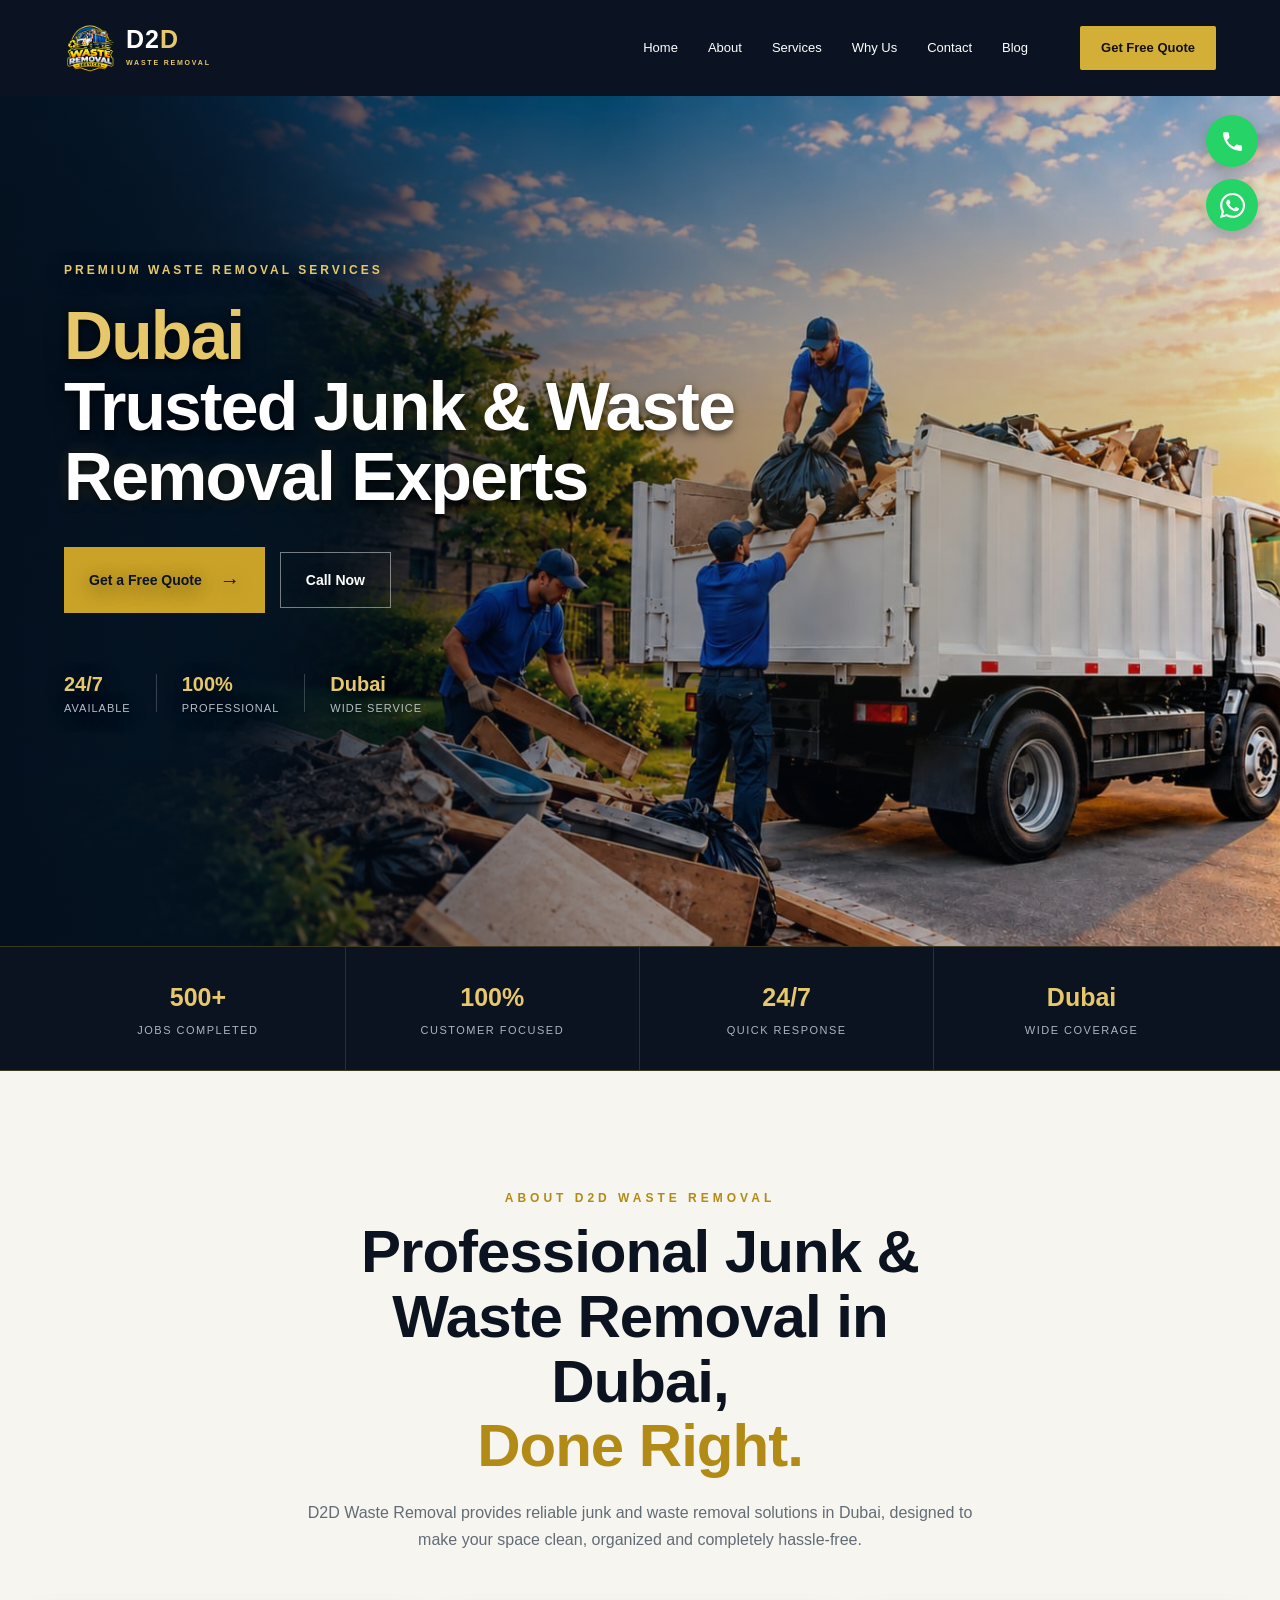
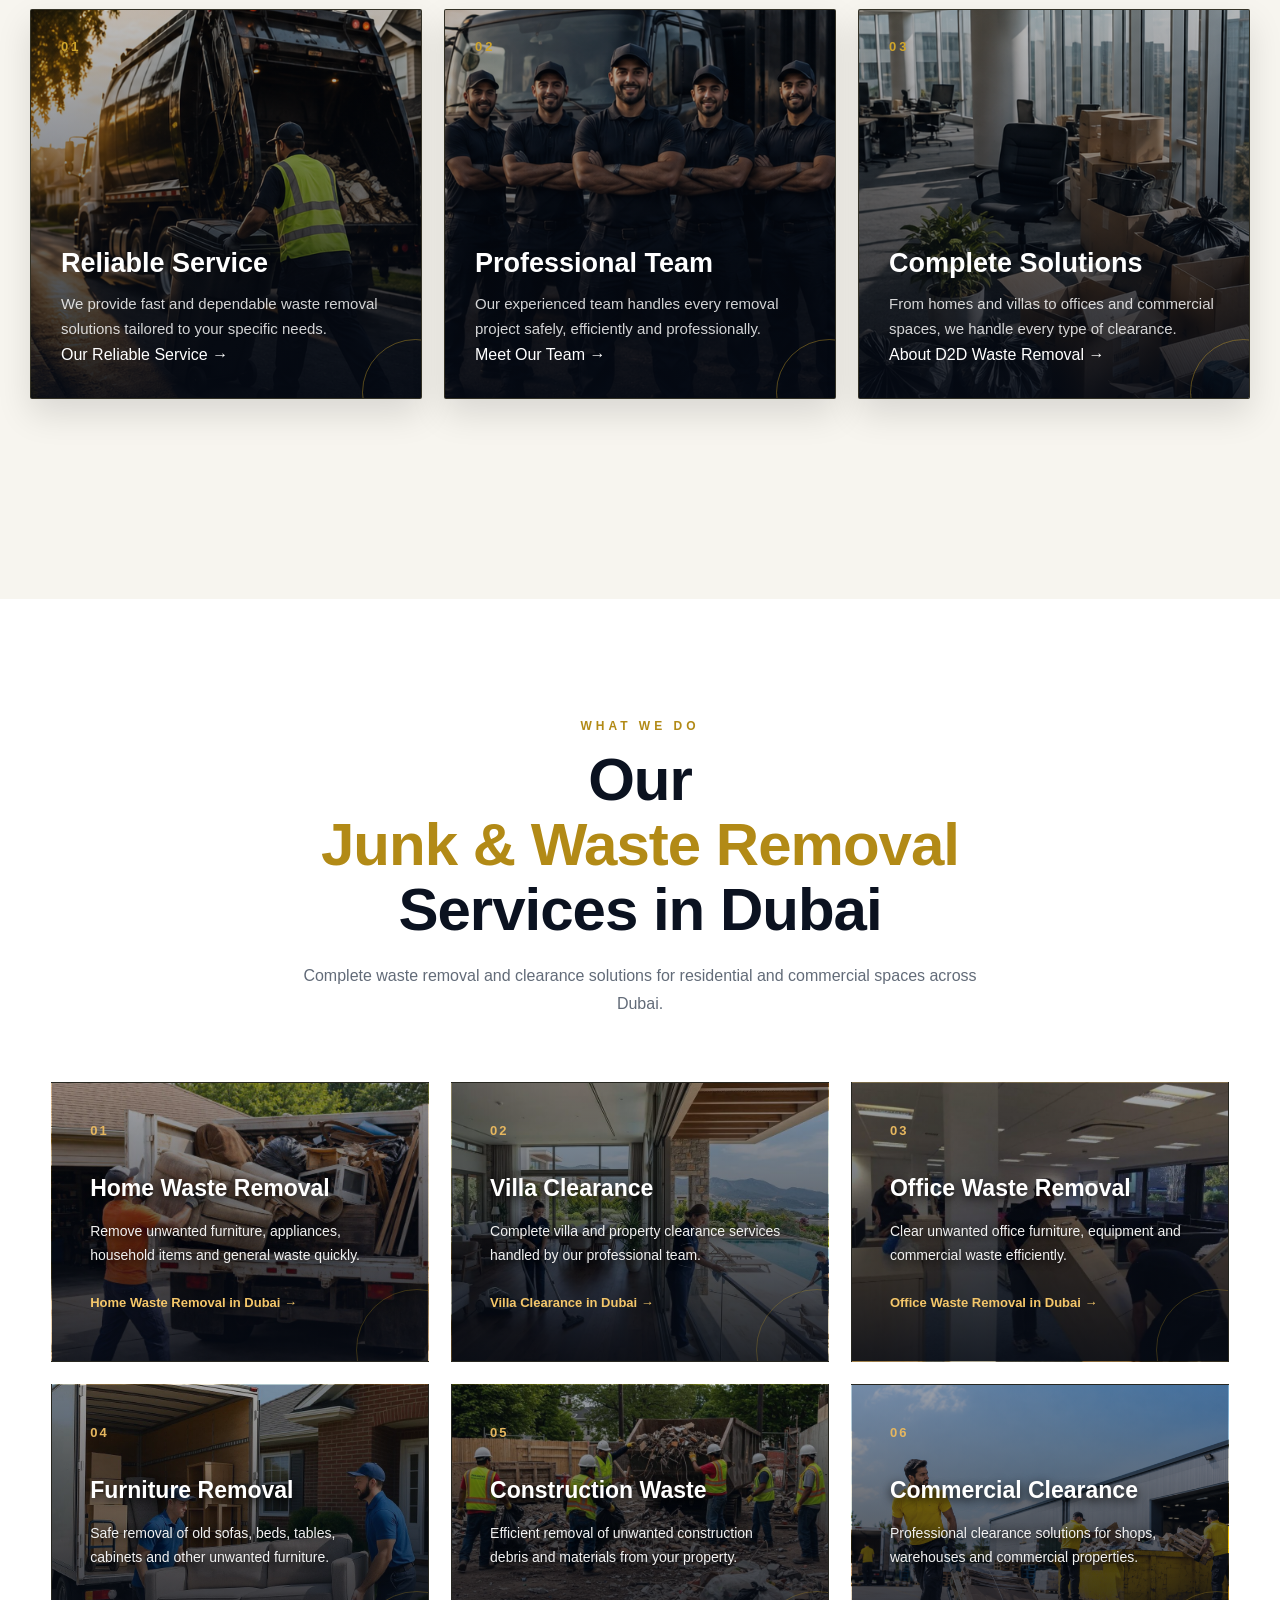
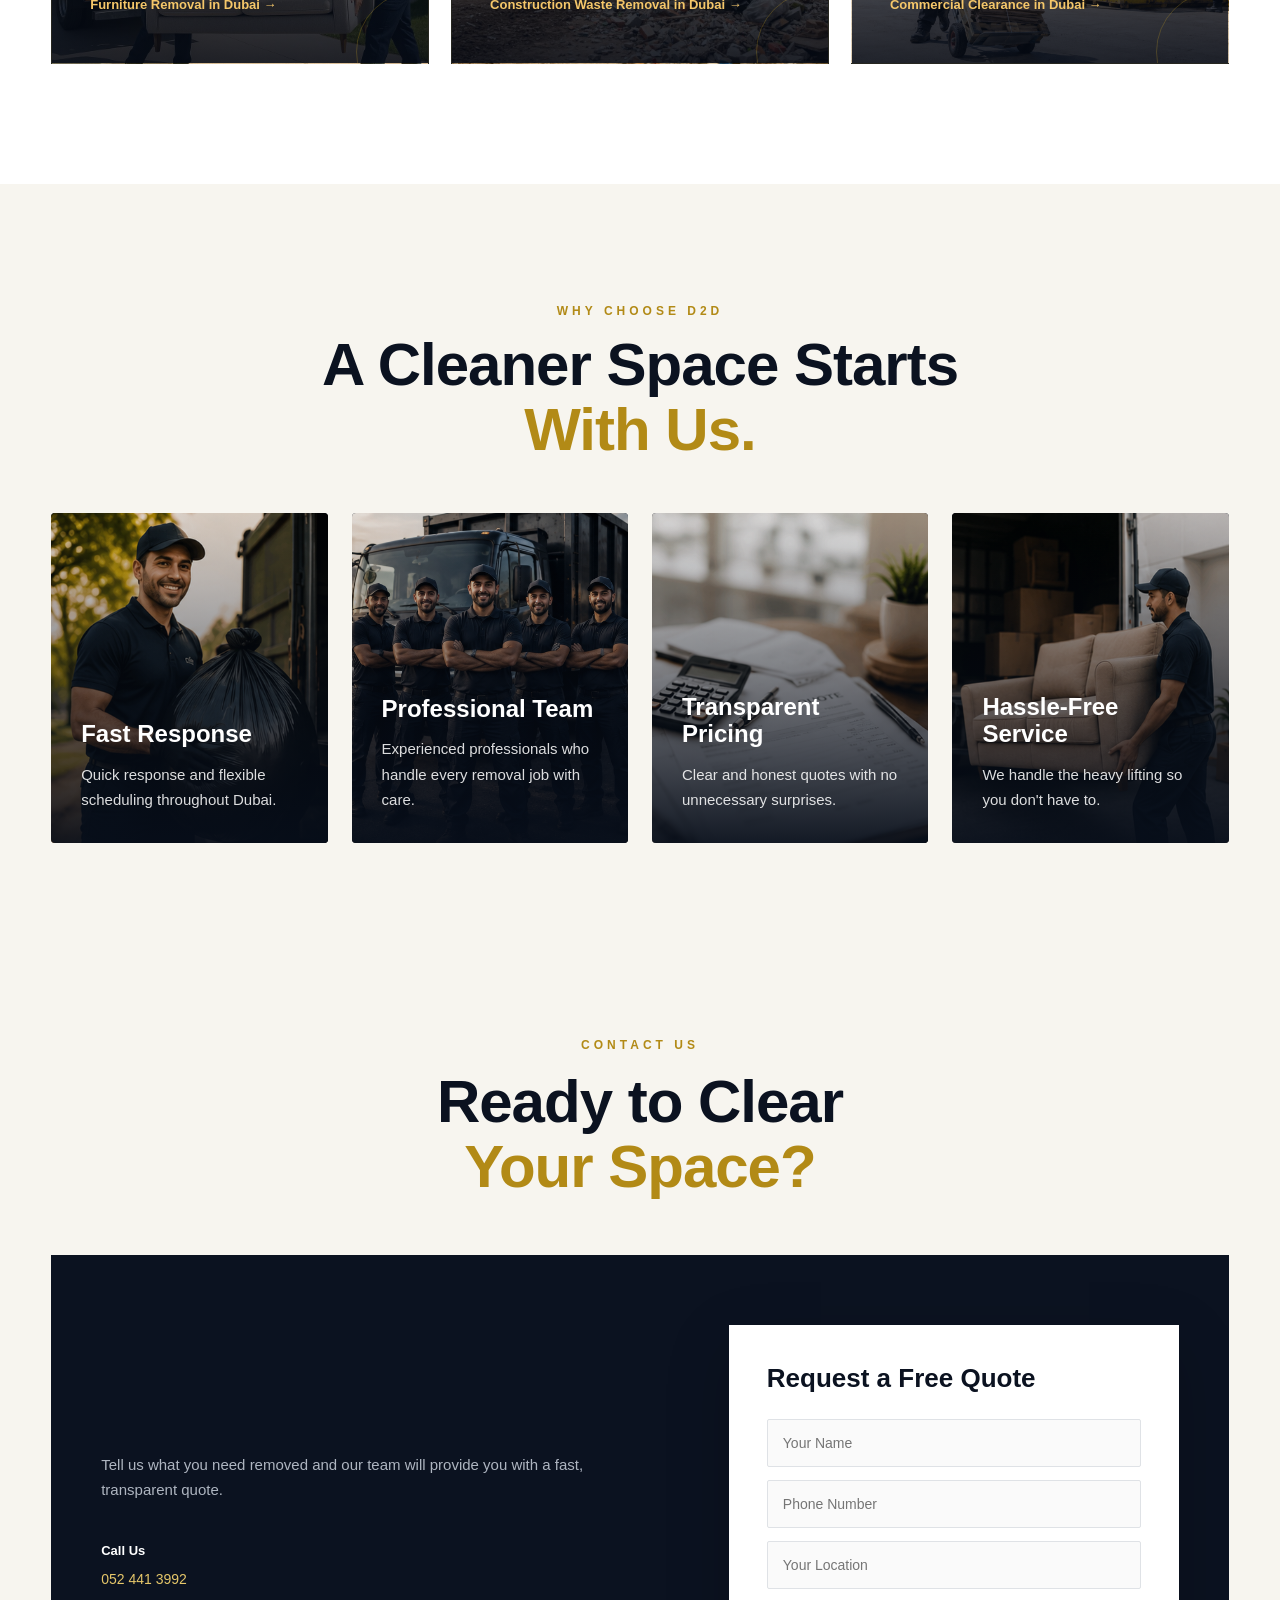
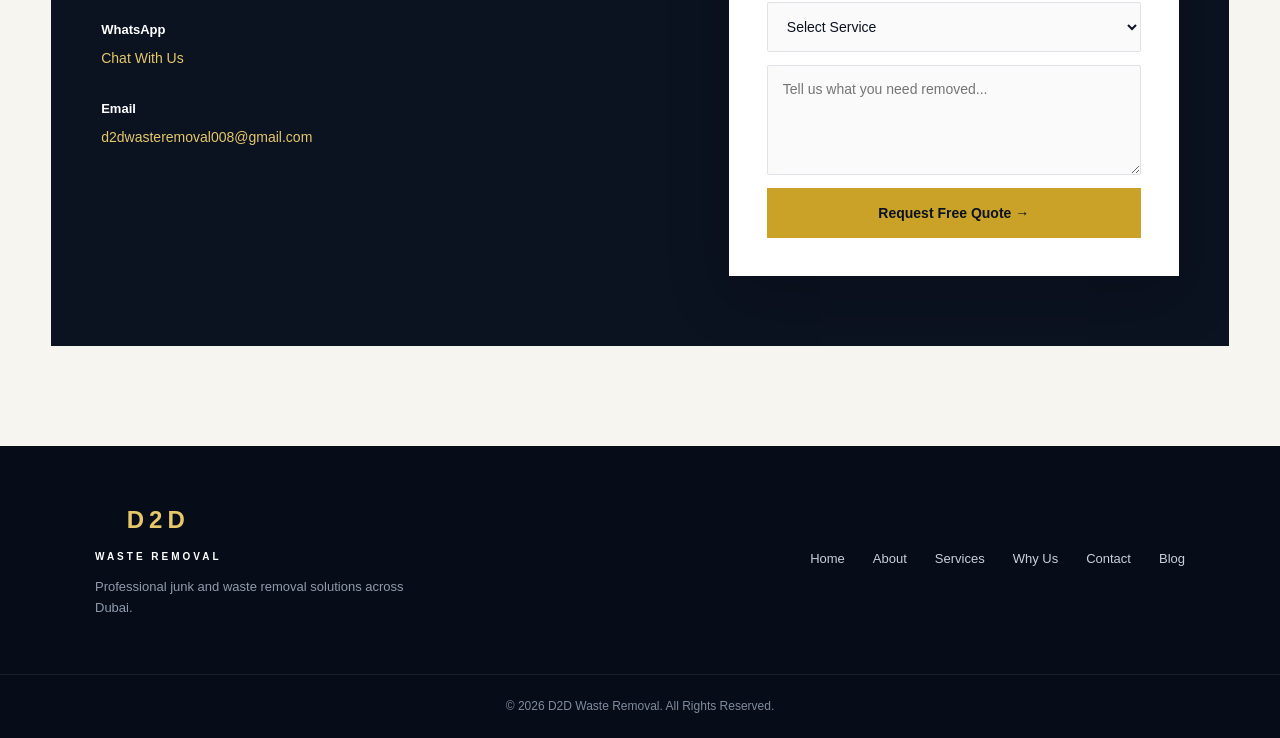
<file: index.html>
<!DOCTYPE html>
<html lang="en">

<head>

    <meta charset="UTF-8">
    <meta name="viewport" content="width=device-width, initial-scale=1.0">

    <!-- ================= SEO ================= -->
    <title>Junk Removal Dubai | Waste &amp; Furniture Removal Services</title>
    <meta name="description" content="Fast, affordable junk &amp; waste removal in Dubai. Villa, furniture, office and construction clearance by a professional team. Free quote on WhatsApp.">
    <meta name="robots" content="index, follow">
    <link rel="canonical" href="https://www.uaejunkremovalservices.com/">
    <meta name="google-site-verification" content="jTXtAzidRbo7dymGz1KrhvUbt9OBjwvY-ymk0XZOYDc" />

    <!-- Social sharing (WhatsApp / Facebook / LinkedIn previews) -->
    <meta property="og:type" content="website">
    <meta property="og:locale" content="en_AE">
    <meta property="og:site_name" content="D2D Waste Removal">
    <meta property="og:title" content="Junk Removal Dubai | Waste &amp; Furniture Removal Services">
    <meta property="og:description" content="Fast, affordable junk &amp; waste removal in Dubai. Villa, furniture, office and construction clearance. Free quote on WhatsApp.">
    <meta property="og:url" content="https://www.uaejunkremovalservices.com/">
    <meta property="og:image" content="https://www.uaejunkremovalservices.com/images/logo.png">
    <meta name="twitter:card" content="summary">

    <!-- Local Business Schema -->
    <script type="application/ld+json">
    {
      "@context": "https://schema.org",
      "@type": "LocalBusiness",
      "name": "D2D Waste Removal",
      "url": "https://www.uaejunkremovalservices.com/",
      "image": "https://www.uaejunkremovalservices.com/images/logo.png",
      "logo": "https://www.uaejunkremovalservices.com/images/logo.png",
      "telephone": "+971524413992",
      "email": "d2dwasteremoval008@gmail.com",
      "description": "Junk removal, waste removal, villa clearance, furniture removal, office and construction waste removal services in Dubai.",
      "areaServed": {
        "@type": "City",
        "name": "Dubai"
      },
      "openingHoursSpecification": {
        "@type": "OpeningHoursSpecification",
        "dayOfWeek": ["Monday", "Tuesday", "Wednesday", "Thursday", "Friday", "Saturday", "Sunday"],
        "opens": "00:00",
        "closes": "23:59"
      },
      "hasOfferCatalog": {
        "@type": "OfferCatalog",
        "name": "Waste Removal Services",
        "itemListElement": [
          { "@type": "Offer", "itemOffered": { "@type": "Service", "name": "Home Waste Removal in Dubai" } },
          { "@type": "Offer", "itemOffered": { "@type": "Service", "name": "Villa Clearance in Dubai" } },
          { "@type": "Offer", "itemOffered": { "@type": "Service", "name": "Office Waste Removal in Dubai" } },
          { "@type": "Offer", "itemOffered": { "@type": "Service", "name": "Furniture Removal in Dubai" } },
          { "@type": "Offer", "itemOffered": { "@type": "Service", "name": "Construction Waste Removal in Dubai" } },
          { "@type": "Offer", "itemOffered": { "@type": "Service", "name": "Commercial Clearance in Dubai" } }
        ]
      }
    }
    </script>

    <link rel="stylesheet" href="style.css">

<!-- Google tag (gtag.js) -->
<script async src="https://www.googletagmanager.com/gtag/js?id=G-9QZGQPDDME"></script>
<script>
  window.dataLayer = window.dataLayer || [];
  function gtag(){dataLayer.push(arguments);}
  gtag('js', new Date());
  gtag('config', 'G-9QZGQPDDME');
</script>
</head>


<body>


    <!-- ================= NAVBAR ================= -->

    <header class="navbar">

        <div class="container nav-container">

            <!-- LOGO -->
            <a href="/" class="logo">

                <img src="images/logo.png" alt="D2D Waste Removal Dubai logo">

                <div class="logo-text">
                    <div class="logo-title">
                        <span>D2</span><b>D</b>
                    </div>
                    <small>WASTE REMOVAL</small>
                </div>

            </a>

            <!-- NAVIGATION -->
            <nav class="nav-links">
                <a href="/">Home</a>
                <a href="about.html">About</a>
                <a href="services.html">Services</a>
                <a href="why-us.html">Why Us</a>
                <a href="contact.html">Contact</a>
<a href="blog.html">Blog</a>
            </nav>

            <!-- MOBILE MENU -->
            <button class="mobile-menu-btn" aria-label="Open Menu" type="button">
                ☰
            </button>

            <!-- QUOTE BUTTON -->
            <a href="contact.html" class="nav-btn">
                Get Free Quote
            </a>

        </div>

    </header>



    <!-- ================= MAIN ================= -->

    <main>


        <!-- ================= HOME / HERO ================= -->

        <section class="hero" id="home">

            <div class="hero-overlay"></div>

            <div class="container hero-content">

                <div class="hero-text">

                    <span class="hero-label">
                        PREMIUM WASTE REMOVAL SERVICES
                    </span>

                    <h1>
                        <span>Dubai</span> Trusted
                        <strong>Junk &amp; Waste Removal</strong>
                        Experts
                    </h1>

                    <div class="hero-buttons">

                        <a href="contact.html" class="primary-btn">
                            Get a Free Quote
                            <span>→</span>
                        </a>

                        <a href="tel:+971524413992" class="secondary-btn">
                            Call Now
                        </a>

                    </div>

                    <div class="hero-trust">

                        <div class="trust-item">
                            <strong>24/7</strong>
                            <span>Available</span>
                        </div>

                        <div class="trust-line"></div>

                        <div class="trust-item">
                            <strong>100%</strong>
                            <span>Professional</span>
                        </div>

                        <div class="trust-line"></div>

                        <div class="trust-item">
                            <strong>Dubai</strong>
                            <span>Wide Service</span>
                        </div>

                    </div>

                </div>

            </div>

        </section>



        <!-- ================= TRUST BAR ================= -->

        <section class="trust-bar">

            <div class="container trust-bar-grid">

                <div class="trust-box">
                    <strong>500+</strong>
                    <span>Jobs Completed</span>
                </div>

                <div class="trust-box">
                    <strong>100%</strong>
                    <span>Customer Focused</span>
                </div>

                <div class="trust-box">
                    <strong>24/7</strong>
                    <span>Quick Response</span>
                </div>

                <div class="trust-box">
                    <strong>Dubai</strong>
                    <span>Wide Coverage</span>
                </div>

            </div>

        </section>



        <!-- ================= ABOUT ================= -->

        <section class="about" id="about">

            <div class="container">

                <div class="section-heading">

                    <span>ABOUT D2D WASTE REMOVAL</span>

                    <h2>
                        Professional Junk &amp; Waste Removal in Dubai,
                        <br>
                        <strong>Done Right.</strong>
                    </h2>

                    <p>
                        D2D Waste Removal provides reliable junk and waste removal
                        solutions in Dubai, designed to make your space clean,
                        organized and completely hassle-free.
                    </p>

                </div>

            </div>


            <!-- ABOUT CARDS -->

            <div class="about-cards">

                <!-- CARD 01 -->
                <div class="about-card">

                    <img
                        src="images/reliable-service.jpg"
                        alt="Reliable junk and waste removal service in Dubai"
                        loading="lazy">

                    <div class="about-overlay"></div>

                    <div class="about-card-content">

                        <span class="about-number">01</span>

                        <h3>Reliable Service</h3>

                        <p>
                            We provide fast and dependable waste removal
                            solutions tailored to your specific needs.
                        </p>

                        <a href="about.html">Our Reliable Service →</a>

                    </div>

                </div>

                <!-- CARD 02 -->
                <div class="about-card">

                    <img
                        src="images/professional-team.jpg"
                        alt="Professional waste removal team in Dubai"
                        loading="lazy">

                    <div class="about-overlay"></div>

                    <div class="about-card-content">

                        <span class="about-number">02</span>

                        <h3>Professional Team</h3>

                        <p>
                            Our experienced team handles every removal
                            project safely, efficiently and professionally.
                        </p>

                        <a href="about.html">Meet Our Team →</a>

                    </div>

                </div>

                <!-- CARD 03 -->
                <div class="about-card">

                    <img
                        src="images/complete-solutions.jpg"
                        alt="Complete home, villa and office clearance solutions in Dubai"
                        loading="lazy">

                    <div class="about-overlay"></div>

                    <div class="about-card-content">

                        <span class="about-number">03</span>

                        <h3>Complete Solutions</h3>

                        <p>
                            From homes and villas to offices and commercial
                            spaces, we handle every type of clearance.
                        </p>

                        <a href="about.html">About D2D Waste Removal →</a>

                    </div>

                </div>

            </div>

        </section>



        <!-- ================= SERVICES ================= -->

        <section class="services" id="services">

            <div class="container">

                <div class="section-heading center">

                    <span>WHAT WE DO</span>

                    <h2>
                        Our
                        <strong>Junk &amp; Waste Removal</strong>
                        Services in Dubai
                    </h2>

                    <p>
                        Complete waste removal and clearance solutions
                        for residential and commercial spaces across Dubai.
                    </p>

                </div>


                <!-- SERVICES GRID -->

                <div class="services-grid">

                    <!-- SERVICE 01 -->
                    <div class="service-card card-1">
                        <div class="service-number">01</div>
                        <h3>Home Waste Removal</h3>
                        <p>
                            Remove unwanted furniture, appliances,
                            household items and general waste quickly.
                        </p>
                        <a href="services.html">Home Waste Removal in Dubai →</a>
                    </div>

                    <!-- SERVICE 02 -->
                    <div class="service-card card-2">
                        <div class="service-number">02</div>
                        <h3>Villa Clearance</h3>
                        <p>
                            Complete villa and property clearance services
                            handled by our professional team.
                        </p>
                        <a href="services.html">Villa Clearance in Dubai →</a>
                    </div>

                    <!-- SERVICE 03 -->
                    <div class="service-card card-3">
                        <div class="service-number">03</div>
                        <h3>Office Waste Removal</h3>
                        <p>
                            Clear unwanted office furniture, equipment
                            and commercial waste efficiently.
                        </p>
                        <a href="services.html">Office Waste Removal in Dubai →</a>
                    </div>

                    <!-- SERVICE 04 -->
                    <div class="service-card card-4">
                        <div class="service-number">04</div>
                        <h3>Furniture Removal</h3>
                        <p>
                            Safe removal of old sofas, beds, tables,
                            cabinets and other unwanted furniture.
                        </p>
                        <a href="services.html">Furniture Removal in Dubai →</a>
                    </div>

                    <!-- SERVICE 05 -->
                    <div class="service-card card-5">
                        <div class="service-number">05</div>
                        <h3>Construction Waste</h3>
                        <p>
                            Efficient removal of unwanted construction
                            debris and materials from your property.
                        </p>
                        <a href="services.html">Construction Waste Removal in Dubai →</a>
                    </div>

                    <!-- SERVICE 06 -->
                    <div class="service-card card-6">
                        <div class="service-number">06</div>
                        <h3>Commercial Clearance</h3>
                        <p>
                            Professional clearance solutions for shops,
                            warehouses and commercial properties.
                        </p>
                        <a href="services.html">Commercial Clearance in Dubai →</a>
                    </div>

                </div>

            </div>

        </section>



        <!-- ================= WHY US ================= -->

        <section class="why-us" id="why-us">

            <div class="container">

                <div class="section-heading center">

                    <span>WHY CHOOSE D2D</span>

                    <h2>
                        A Cleaner Space Starts
                        <strong>With Us.</strong>
                    </h2>

                </div>


                <!-- WHY GRID -->

                <div class="why-grid">

                    <!-- CARD 01 -->
                    <article class="why-card">

                        <img
                            src="images/fast-response.jpg"
                            alt="Fast waste removal response in Dubai"
                            loading="lazy">

                        <div class="why-card-content">
                            <h3>Fast Response</h3>
                            <p>
                                Quick response and flexible scheduling
                                throughout Dubai.
                            </p>
                        </div>

                    </article>

                    <!-- CARD 02 -->
                    <article class="why-card">

                        <img
                            src="images/why-professional-team.jpg"
                            alt="Professional waste removal team in Dubai"
                            loading="lazy">

                        <div class="why-card-content">
                            <h3>Professional Team</h3>
                            <p>
                                Experienced professionals who handle
                                every removal job with care.
                            </p>
                        </div>

                    </article>

                    <!-- CARD 03 -->
                    <article class="why-card">

                        <img
                            src="images/transparent-pricing.jpg"
                            alt="Transparent junk removal pricing in Dubai"
                            loading="lazy">

                        <div class="why-card-content">
                            <h3>Transparent Pricing</h3>
                            <p>
                                Clear and honest quotes with no
                                unnecessary surprises.
                            </p>
                        </div>

                    </article>

                    <!-- CARD 04 -->
                    <article class="why-card">

                        <img
                            src="images/hassle-free-service.jpg"
                            alt="Hassle-free waste removal service in Dubai"
                            loading="lazy">

                        <div class="why-card-content">
                            <h3>Hassle-Free Service</h3>
                            <p>
                                We handle the heavy lifting so you
                                don't have to.
                            </p>
                        </div>

                    </article>

                </div>

            </div>

        </section>



        <!-- ================= CONTACT ================= -->

        <section class="contact-section" id="contact">

            <!-- CONTACT HEADING -->
            <div class="contact-heading">

                <span>CONTACT US</span>

                <h2>
                    Ready to Clear
                    <strong>Your Space?</strong>
                </h2>

            </div>


            <!-- CONTACT BOX -->
            <div class="contact-box">

                <div class="contact-container">

                    <!-- LEFT SIDE -->
                    <div class="contact-text">

                        <p>
                            Tell us what you need removed and our team
                            will provide you with a fast, transparent quote.
                        </p>

                        <div class="contact-details">

                            <!-- PHONE -->
                            <div>
                                <strong>Call Us</strong>
                                <a href="tel:+971524413992">052 441 3992</a>
                            </div>

                            <!-- WHATSAPP -->
                            <div>
                                <strong>WhatsApp</strong>
                                <a
                                    href="https://wa.me/971524413992"
                                    target="_blank"
                                    rel="noopener">
                                    Chat With Us
                                </a>
                            </div>

                            <!-- EMAIL -->
                            <div>
                                <strong>Email</strong>
                                <a href="mailto:d2dwasteremoval008@gmail.com">
                                    d2dwasteremoval008@gmail.com
                                </a>
                            </div>

                        </div>

                    </div>


                    <!-- ================= QUOTE FORM ================= -->
                    <form class="quote-form">

                        <h3>Request a Free Quote</h3>

                        <input type="text" name="name" placeholder="Your Name" required>

                        <input type="tel" name="phone" placeholder="Phone Number" required>

                        <input type="text" name="location" placeholder="Your Location" required>

                        <select name="service" required>
                            <option value="">Select Service</option>
                            <option>Home Waste Removal</option>
                            <option>Villa Clearance</option>
                            <option>Office Waste Removal</option>
                            <option>Furniture Removal</option>
                            <option>Construction Waste</option>
                            <option>Commercial Clearance</option>
                        </select>

                        <textarea
                            name="message"
                            rows="4"
                            placeholder="Tell us what you need removed..."></textarea>

                        <button type="submit">Request Free Quote →</button>

                    </form>

                </div>

            </div>


            <!-- ================= FLOATING CONTACT BUTTONS ================= -->
            <div class="quick-buttons">

                <!-- PHONE -->
                <a href="tel:+971524413992" class="phone-btn" aria-label="Call Us">

                    <svg viewBox="0 0 24 24" aria-hidden="true">
                        <path d="M6.62 10.79a15.05 15.05 0 0 0 6.59 6.59l2.2-2.2a1 1 0 0 1 1.02-.24c1.12.37 2.33.57 3.57.57a1 1 0 0 1 1 1V20a1 1 0 0 1-1 1C10.72 21 3 13.28 3 4a1 1 0 0 1 1-1h3.5a1 1 0 0 1 1 1c0 1.24.2 2.45.57 3.57a1 1 0 0 1-.25 1.02l-2.2 2.2z"/>
                    </svg>

                </a>

                <!-- WHATSAPP -->
                <a
                    href="https://wa.me/971524413992"
                    target="_blank"
                    rel="noopener"
                    class="whatsapp-btn"
                    aria-label="WhatsApp">

                    <svg viewBox="0 0 24 24" aria-hidden="true">
                        <path d="M20.52 3.48A11.83 11.83 0 0 0 12.08 0C5.5 0 .15 5.35.15 11.93c0 2.1.55 4.15 1.6 5.96L.05 24l6.25-1.64a11.9 11.9 0 0 0 5.78 1.48h.01c6.58 0 11.93-5.35 11.93-11.93 0-3.18-1.24-6.17-3.5-8.43zM12.09 21.86h-.01a9.9 9.9 0 0 1-5.04-1.38l-.36-.21-3.71.97.99-3.61-.23-.37a9.88 9.88 0 0 1-1.52-5.33C2.21 6.46 6.64 2.03 12.09 2.03c2.64 0 5.12 1.03 6.99 2.9a9.83 9.83 0 0 1 2.9 7c0 5.45-4.43 9.93-9.89 9.93zm5.43-7.44c-.3-.15-1.77-.87-2.04-.97-.27-.1-.47-.15-.67.15-.2.3-.77.97-.94 1.17-.17.2-.35.22-.65.07-.3-.15-1.27-.47-2.42-1.49-.9-.8-1.5-1.78-1.68-2.08-.17-.3-.02-.46.13-.61.14-.14.3-.35.45-.52.15-.17.2-.3.3-.5.1-.2.05-.37-.02-.52-.07-.15-.67-1.62-.92-2.22-.24-.58-.49-.5-.67-.51h-.57c-.2 0-.52.07-.79.37-.27.3-1.04 1.02-1.04 2.49s1.07 2.89 1.22 3.09c.15.2 2.1 3.2 5.09 4.49.71.31 1.27.49 1.7.63.72.23 1.37.2 1.89.12.58-.09 1.77-.72 2.02-1.42.25-.7.25-1.3.17-1.42-.07-.12-.27-.2-.57-.35z"/>
                    </svg>

                </a>

            </div>

        </section>


    </main>


    <!-- ================= FOOTER ================= -->

    <footer class="footer">

        <div class="container footer-content">

            <!-- FOOTER BRAND -->
            <div>

                <a href="/" class="logo">
                    <span class="logo-main">D2D</span>
                    <span class="logo-sub">WASTE REMOVAL</span>
                </a>

                <p>
                    Professional junk and waste removal solutions
                    across Dubai.
                </p>

            </div>

            <!-- FOOTER LINKS -->
            <div class="footer-links">
                <a href="/">Home</a>
                <a href="about.html">About</a>
                <a href="services.html">Services</a>
                <a href="why-us.html">Why Us</a>
                <a href="contact.html">Contact</a>
<a href="blog.html">Blog</a>
            </div>

        </div>

        <!-- COPYRIGHT -->
        <div class="copyright">
            © 2026 D2D Waste Removal.
            All Rights Reserved.
        </div>

    </footer>


    <!-- ================= JAVASCRIPT ================= -->

    <script src="script.js"></script>


</body>

</html>
</file>
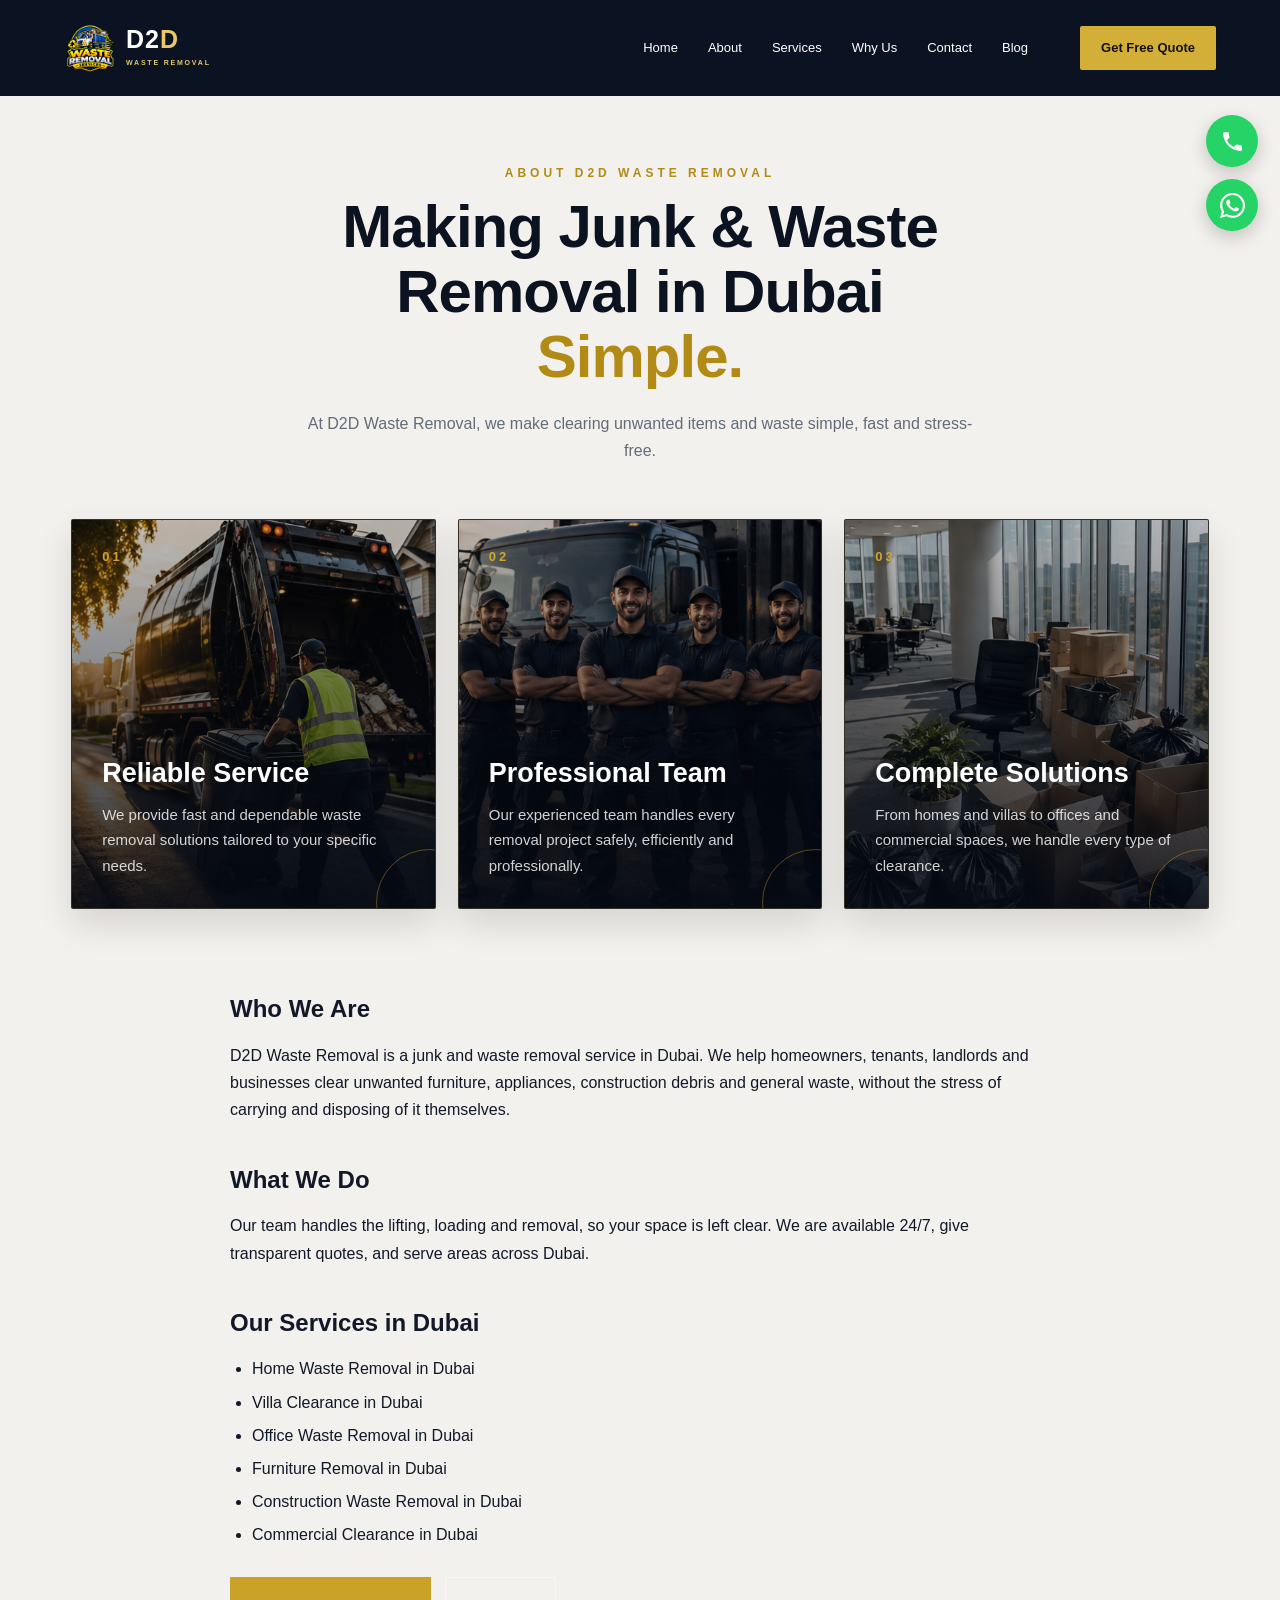
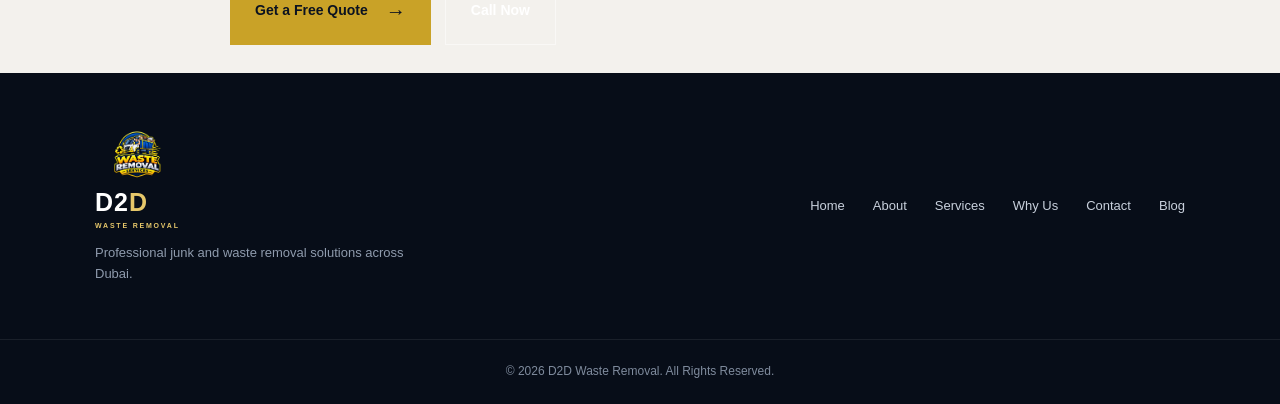
<file: about.html>
<!DOCTYPE html>
<html lang="en">

<head>
    <meta charset="UTF-8">
    <meta name="viewport" content="width=device-width, initial-scale=1.0">
    <title>About D2D Waste Removal | Junk Removal Company in Dubai</title>
    <meta name="description" content="Learn about D2D Waste Removal, a professional junk and waste removal team serving homes, villas and offices across Dubai. Get a free quote today.">
    <meta name="robots" content="index, follow">
    <link rel="canonical" href="https://www.uaejunkremovalservices.com/about.html">
    <meta property="og:type" content="website">
    <meta property="og:locale" content="en_AE">
    <meta property="og:site_name" content="D2D Waste Removal">
    <meta property="og:title" content="About D2D Waste Removal | Junk Removal Company in Dubai">
    <meta property="og:description" content="Learn about D2D Waste Removal, a professional junk and waste removal team serving homes, villas and offices across Dubai. Get a free quote today.">
    <meta property="og:url" content="https://www.uaejunkremovalservices.com/about.html">
    <meta property="og:image" content="https://www.uaejunkremovalservices.com/images/logo.png">
    <script type="application/ld+json">
{
  "@context": "https://schema.org",
  "@type": "AboutPage",
  "name": "About D2D Waste Removal | Junk Removal Company in Dubai",
  "url": "https://www.uaejunkremovalservices.com/about.html",
  "about": {
    "@type": "LocalBusiness",
    "name": "D2D Waste Removal",
    "url": "https://www.uaejunkremovalservices.com/",
    "telephone": "+971524413992",
    "areaServed": {
      "@type": "City",
      "name": "Dubai"
    }
  }
}
    </script>
    <style>
        .service-content{max-width:820px;margin:0 auto;line-height:1.7}
        .service-content h2{margin:36px 0 12px}
        .service-content ul,.service-content ol{padding-left:22px;margin:0 0 8px}
        .service-content li{margin-bottom:6px}
        .service-cta{display:flex;flex-wrap:wrap;gap:14px;margin:28px 0}
    </style>
    <link rel="stylesheet" href="style.css">
<!-- Google tag (gtag.js) -->
<script async src="https://www.googletagmanager.com/gtag/js?id=G-9QZGQPDDME"></script>
<script>
  window.dataLayer = window.dataLayer || [];
  function gtag(){dataLayer.push(arguments);}
  gtag('js', new Date());
  gtag('config', 'G-9QZGQPDDME');
</script>
</head>

<body>

<header class="navbar">
    <div class="container nav-container">
        <a href="/" class="logo">
            <img src="images/logo.png" alt="D2D Waste Removal Dubai logo">
            <div class="logo-text">
                <div class="logo-title"><span>D2</span><b>D</b></div>
                <small>WASTE REMOVAL</small>
            </div>
        </a>
        <nav class="nav-links">
            <a href="/">Home</a>
            <a href="about.html">About</a>
            <a href="services.html">Services</a>
            <a href="why-us.html">Why Us</a>
            <a href="contact.html">Contact</a>
<a href="blog.html">Blog</a>
        </nav>
        <button class="mobile-menu-btn" aria-label="Open Menu" type="button">☰</button>
        <a href="contact.html" class="nav-btn">Get Free Quote</a>
    </div>
</header>

<div class="quick-buttons">
    <a href="tel:+971524413992" class="phone-btn" aria-label="Call D2D Waste Removal">
        <svg viewBox="0 0 24 24" aria-hidden="true"><path d="M6.62 10.79a15.05 15.05 0 0 0 6.59 6.59l2.2-2.2a1 1 0 0 1 1.02-.24c1.12.37 2.33.57 3.57.57a1 1 0 0 1 1 1V20a1 1 0 0 1-1 1C10.72 21 3 13.28 3 4a1 1 0 0 1 1-1h3.5a1 1 0 0 1 1 1c0 1.24.2 2.45.57 3.57a1 1 0 0 1-.25 1.02l-2.2 2.2z"/></svg>
    </a>
    <a href="https://wa.me/971524413992" target="_blank" rel="noopener" class="whatsapp-btn" aria-label="Chat on WhatsApp">
        <svg viewBox="0 0 24 24" aria-hidden="true"><path d="M20.52 3.48A11.83 11.83 0 0 0 12.08 0C5.5 0 .15 5.35.15 11.93c0 2.1.55 4.15 1.6 5.96L.05 24l6.25-1.64a11.9 11.9 0 0 0 5.78 1.48h.01c6.58 0 11.93-5.35 11.93-11.93 0-3.18-1.24-6.17-3.5-8.43zM12.09 21.86h-.01a9.9 9.9 0 0 1-5.04-1.38l-.36-.21-3.71.97.99-3.61-.23-.37a9.88 9.88 0 0 1-1.52-5.33C2.21 6.46 6.64 2.03 12.09 2.03c2.64 0 5.12 1.03 6.99 2.9a9.83 9.83 0 0 1 2.9 7c0 5.45-4.43 9.93-9.89 9.93zm5.43-7.44c-.3-.15-1.77-.87-2.04-.97-.27-.1-.47-.15-.67.15-.2.3-.77.97-.94 1.17-.17.2-.35.22-.65.07-.3-.15-1.27-.47-2.42-1.49-.9-.8-1.5-1.78-1.68-2.08-.17-.3-.02-.46.13-.61.14-.14.3-.35.45-.52.15-.17.2-.3.3-.5.1-.2.05-.37-.02-.52-.07-.15-.67-1.62-.92-2.22-.24-.58-.49-.5-.67-.51h-.57c-.2 0-.52.07-.79.37-.27.3-1.04 1.02-1.04 2.49s1.07 2.89 1.22 3.09c.15.2 2.1 3.2 5.09 4.49.71.31 1.27.49 1.7.63.72.23 1.37.2 1.89.12.58-.09 1.77-.72 2.02-1.42.25-.7.25-1.3.17-1.42-.07-.12-.27-.2-.57-.35z"/></svg>
    </a>
</div>

<main>

    <section class="about-page-section" style="padding-top: 70px;">

        <div class="container">

            <div class="section-heading center">

                <span>ABOUT D2D WASTE REMOVAL</span>

                <h1>
                    Making Junk &amp; Waste Removal in Dubai
                    <strong>Simple.</strong>
                </h1>

                <p>
                    At D2D Waste Removal, we make clearing unwanted items and
                    waste simple, fast and stress-free.
                </p>

            </div>


            <div class="about-cards">

                <div class="about-card">
                    <img src="images/reliable-service.jpg" alt="Reliable junk and waste removal service in Dubai" loading="lazy">
                    <div class="about-overlay"></div>
                    <div class="about-card-content">
                        <span class="about-number">01</span>
                        <h3>Reliable Service</h3>
                        <p>
                            We provide fast and dependable waste removal
                            solutions tailored to your specific needs.
                        </p>
                    </div>
                </div>

                <div class="about-card">
                    <img src="images/professional-team.jpg" alt="Professional waste removal team in Dubai" loading="lazy">
                    <div class="about-overlay"></div>
                    <div class="about-card-content">
                        <span class="about-number">02</span>
                        <h3>Professional Team</h3>
                        <p>
                            Our experienced team handles every removal project
                            safely, efficiently and professionally.
                        </p>
                    </div>
                </div>

                <div class="about-card">
                    <img src="images/complete-solutions.jpg" alt="Complete home, villa and office clearance solutions in Dubai" loading="lazy">
                    <div class="about-overlay"></div>
                    <div class="about-card-content">
                        <span class="about-number">03</span>
                        <h3>Complete Solutions</h3>
                        <p>
                            From homes and villas to offices and commercial
                            spaces, we handle every type of clearance.
                        </p>
                    </div>
                </div>

            </div>


            <div class="service-content" style="margin-top: 60px;">

                <h2>Who We Are</h2>
                <p>
                    D2D Waste Removal is a junk and waste removal service in Dubai. We help
                    homeowners, tenants, landlords and businesses clear unwanted furniture,
                    appliances, construction debris and general waste, without the stress of
                    carrying and disposing of it themselves.
                </p>

                <h2>What We Do</h2>
                <p>
                    Our team handles the lifting, loading and removal, so your space is left
                    clear. We are available 24/7, give transparent quotes, and serve areas
                    across Dubai.
                </p>

                <h2>Our Services in Dubai</h2>
                <ul>
                    <li><a href="home-waste-removal-dubai.html">Home Waste Removal in Dubai</a></li>
                    <li><a href="villa-clearance-dubai.html">Villa Clearance in Dubai</a></li>
                    <li><a href="office-waste-removal-dubai.html">Office Waste Removal in Dubai</a></li>
                    <li><a href="furniture-removal-dubai.html">Furniture Removal in Dubai</a></li>
                    <li><a href="construction-waste-removal-dubai.html">Construction Waste Removal in Dubai</a></li>
                    <li><a href="commercial-clearance-dubai.html">Commercial Clearance in Dubai</a></li>
                </ul>

                <div class="service-cta">
                    <a href="contact.html" class="primary-btn">Get a Free Quote <span>→</span></a>
                    <a href="tel:+971524413992" class="secondary-btn">Call Now</a>
                </div>

            </div>

        </div>

    </section>

</main>

<footer class="footer">
    <div class="container footer-content">
        <div>
            <a href="/" class="logo">
                <img src="images/logo.png" alt="D2D Waste Removal Dubai logo">
                <div class="logo-text">
                    <div class="logo-title"><span>D2</span><b>D</b></div>
                    <small>WASTE REMOVAL</small>
                </div>
            </a>
            <p>Professional junk and waste removal solutions across Dubai.</p>
        </div>
        <div class="footer-links">
            <a href="/">Home</a>
            <a href="about.html">About</a>
            <a href="services.html">Services</a>
            <a href="why-us.html">Why Us</a>
            <a href="contact.html">Contact</a>
<a href="blog.html">Blog</a>
        </div>
    </div>
    <div class="copyright">© 2026 D2D Waste Removal. All Rights Reserved.</div>
</footer>

<script src="script.js"></script>

</body>
</html>
</file>
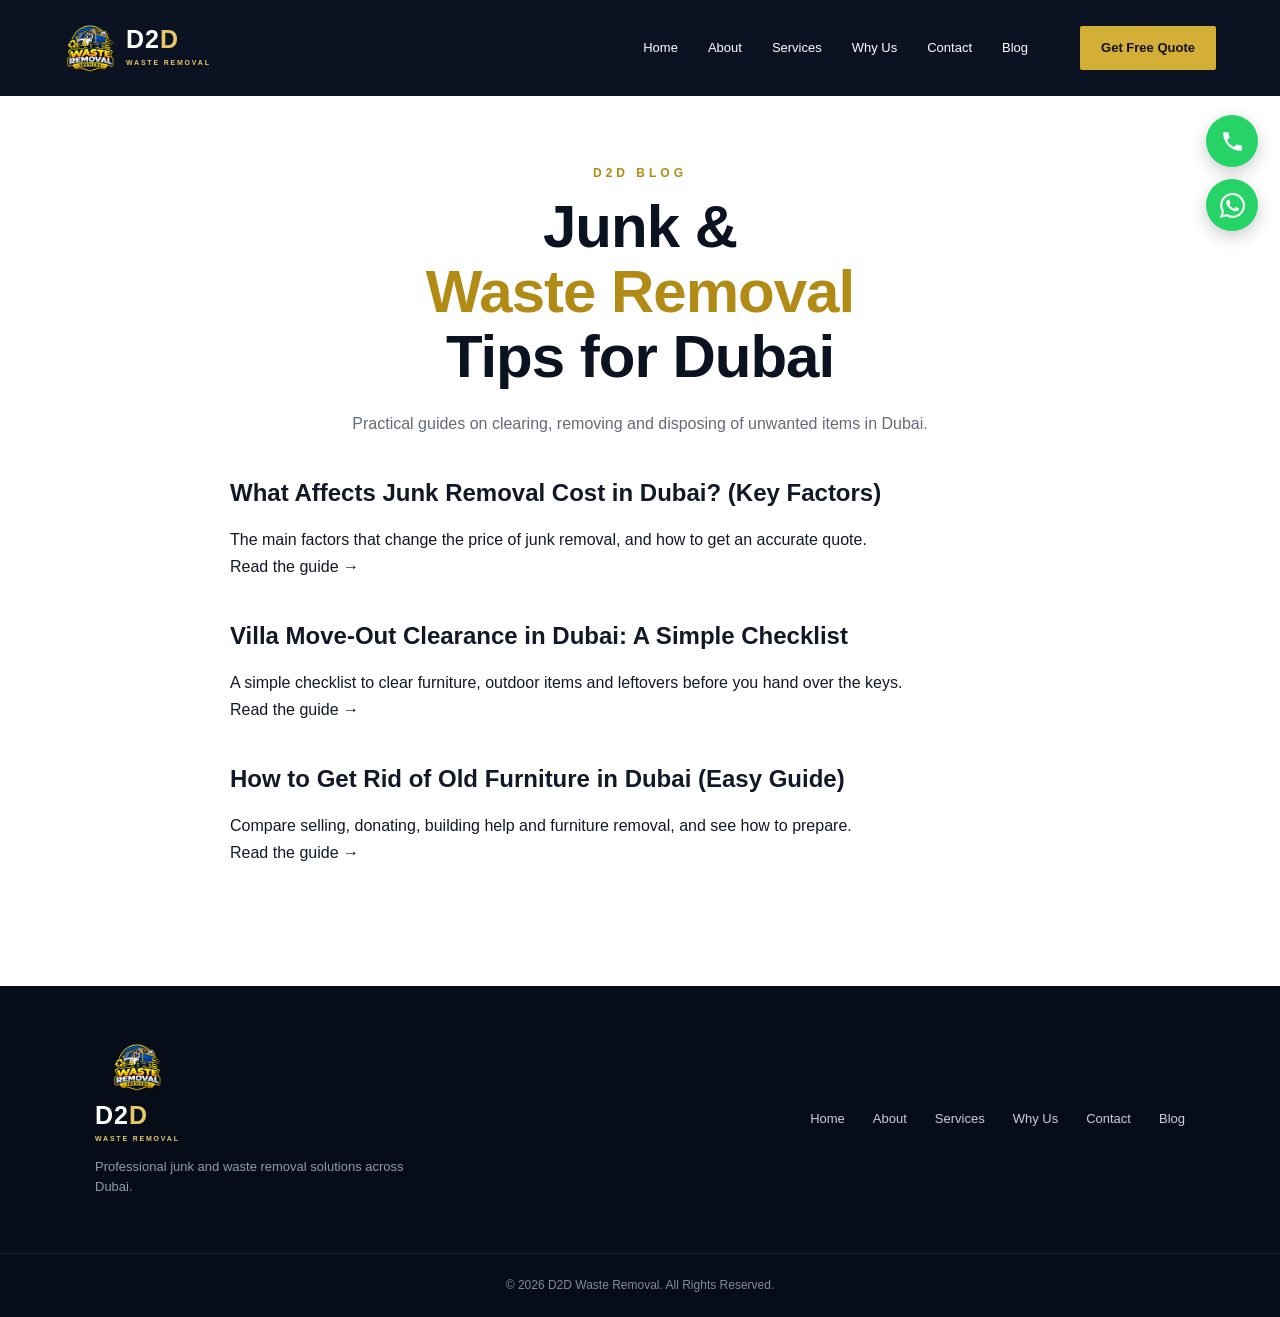
<file: blog.html>
<!DOCTYPE html>
<html lang="en">

<head>
    <meta charset="UTF-8">
    <meta name="viewport" content="width=device-width, initial-scale=1.0">
    <title>Junk &amp; Waste Removal Tips Dubai | D2D Waste Removal Blog</title>
    <meta name="description" content="Practical guides on junk removal, furniture disposal, villa clearance and waste removal in Dubai from the D2D Waste Removal team.">
    <meta name="robots" content="index, follow">
    <link rel="canonical" href="https://www.uaejunkremovalservices.com/blog.html">
    <meta property="og:type" content="website">
    <meta property="og:locale" content="en_AE">
    <meta property="og:site_name" content="D2D Waste Removal">
    <meta property="og:title" content="Junk &amp; Waste Removal Tips Dubai | D2D Waste Removal Blog">
    <meta property="og:description" content="Practical guides on junk removal, furniture disposal, villa clearance and waste removal in Dubai from the D2D Waste Removal team.">
    <meta property="og:url" content="https://www.uaejunkremovalservices.com/blog.html">
    <meta property="og:image" content="https://www.uaejunkremovalservices.com/images/logo.png">
    <style>
        .service-content{max-width:820px;margin:0 auto;line-height:1.7}
        .service-content h2{margin:36px 0 12px}
        .service-content ul,.service-content ol{padding-left:22px;margin:0 0 8px}
        .service-content li{margin-bottom:6px}
        .service-cta{display:flex;flex-wrap:wrap;gap:14px;margin:28px 0}
    </style>
    <link rel="stylesheet" href="style.css">
<!-- Google tag (gtag.js) -->
<script async src="https://www.googletagmanager.com/gtag/js?id=G-9QZGQPDDME"></script>
<script>
  window.dataLayer = window.dataLayer || [];
  function gtag(){dataLayer.push(arguments);}
  gtag('js', new Date());
  gtag('config', 'G-9QZGQPDDME');
</script>
</head>

<body>

<header class="navbar">
    <div class="container nav-container">
        <a href="/" class="logo">
            <img src="images/logo.png" alt="D2D Waste Removal Dubai logo">
            <div class="logo-text">
                <div class="logo-title"><span>D2</span><b>D</b></div>
                <small>WASTE REMOVAL</small>
            </div>
        </a>
        <nav class="nav-links">
            <a href="/">Home</a>
            <a href="about.html">About</a>
            <a href="services.html">Services</a>
            <a href="why-us.html">Why Us</a>
            <a href="contact.html">Contact</a>
            <a href="blog.html">Blog</a>
        </nav>
        <button class="mobile-menu-btn" aria-label="Open Menu" type="button">☰</button>
        <a href="contact.html" class="nav-btn">Get Free Quote</a>
    </div>
</header>

<div class="quick-buttons">
    <a href="tel:+971524413992" class="phone-btn" aria-label="Call D2D Waste Removal">
        <svg viewBox="0 0 24 24" aria-hidden="true"><path d="M6.62 10.79a15.05 15.05 0 0 0 6.59 6.59l2.2-2.2a1 1 0 0 1 1.02-.24c1.12.37 2.33.57 3.57.57a1 1 0 0 1 1 1V20a1 1 0 0 1-1 1C10.72 21 3 13.28 3 4a1 1 0 0 1 1-1h3.5a1 1 0 0 1 1 1c0 1.24.2 2.45.57 3.57a1 1 0 0 1-.25 1.02l-2.2 2.2z"/></svg>
    </a>
    <a href="https://wa.me/971524413992" target="_blank" rel="noopener" class="whatsapp-btn" aria-label="Chat on WhatsApp">
        <svg viewBox="0 0 24 24" aria-hidden="true"><path d="M20.52 3.48A11.83 11.83 0 0 0 12.08 0C5.5 0 .15 5.35.15 11.93c0 2.1.55 4.15 1.6 5.96L.05 24l6.25-1.64a11.9 11.9 0 0 0 5.78 1.48h.01c6.58 0 11.93-5.35 11.93-11.93 0-3.18-1.24-6.17-3.5-8.43zM12.09 21.86h-.01a9.9 9.9 0 0 1-5.04-1.38l-.36-.21-3.71.97.99-3.61-.23-.37a9.88 9.88 0 0 1-1.52-5.33C2.21 6.46 6.64 2.03 12.09 2.03c2.64 0 5.12 1.03 6.99 2.9a9.83 9.83 0 0 1 2.9 7c0 5.45-4.43 9.93-9.89 9.93zm5.43-7.44c-.3-.15-1.77-.87-2.04-.97-.27-.1-.47-.15-.67.15-.2.3-.77.97-.94 1.17-.17.2-.35.22-.65.07-.3-.15-1.27-.47-2.42-1.49-.9-.8-1.5-1.78-1.68-2.08-.17-.3-.02-.46.13-.61.14-.14.3-.35.45-.52.15-.17.2-.3.3-.5.1-.2.05-.37-.02-.52-.07-.15-.67-1.62-.92-2.22-.24-.58-.49-.5-.67-.51h-.57c-.2 0-.52.07-.79.37-.27.3-1.04 1.02-1.04 2.49s1.07 2.89 1.22 3.09c.15.2 2.1 3.2 5.09 4.49.71.31 1.27.49 1.7.63.72.23 1.37.2 1.89.12.58-.09 1.77-.72 2.02-1.42.25-.7.25-1.3.17-1.42-.07-.12-.27-.2-.57-.35z"/></svg>
    </a>
</div>

<main>
    <section class="services" style="padding-top: 70px;">
        <div class="container">

            <div class="section-heading center">
                <span>D2D BLOG</span>
                <h1>Junk &amp; <strong>Waste Removal</strong> Tips for Dubai</h1>
                <p>Practical guides on clearing, removing and disposing of unwanted items in Dubai.</p>
            </div>

            <div class="service-content">
<h2><a href="/blog/junk-removal-cost-dubai.html">What Affects Junk Removal Cost in Dubai? (Key Factors)</a></h2>
<p>The main factors that change the price of junk removal, and how to get an accurate quote.</p>
<p><a href="/blog/junk-removal-cost-dubai.html">Read the guide →</a></p>
<h2><a href="/blog/villa-move-out-clearance-dubai.html">Villa Move-Out Clearance in Dubai: A Simple Checklist</a></h2>
<p>A simple checklist to clear furniture, outdoor items and leftovers before you hand over the keys.</p>
<p><a href="/blog/villa-move-out-clearance-dubai.html">Read the guide →</a></p>
<h2><a href="/blog/how-to-dispose-old-furniture-dubai.html">How to Get Rid of Old Furniture in Dubai (Easy Guide)</a></h2>
<p>Compare selling, donating, building help and furniture removal, and see how to prepare.</p>
<p><a href="/blog/how-to-dispose-old-furniture-dubai.html">Read the guide →</a></p>
            </div>

        </div>
    </section>
</main>

<footer class="footer">
    <div class="container footer-content">
        <div>
            <a href="/" class="logo">
                <img src="images/logo.png" alt="D2D Waste Removal Dubai logo">
                <div class="logo-text">
                    <div class="logo-title"><span>D2</span><b>D</b></div>
                    <small>WASTE REMOVAL</small>
                </div>
            </a>
            <p>Professional junk and waste removal solutions across Dubai.</p>
        </div>
        <div class="footer-links">
            <a href="/">Home</a>
            <a href="about.html">About</a>
            <a href="services.html">Services</a>
            <a href="why-us.html">Why Us</a>
            <a href="contact.html">Contact</a>
            <a href="blog.html">Blog</a>
        </div>
    </div>
    <div class="copyright">© 2026 D2D Waste Removal. All Rights Reserved.</div>
</footer>

<script src="script.js"></script>

</body>
</html>
</file>
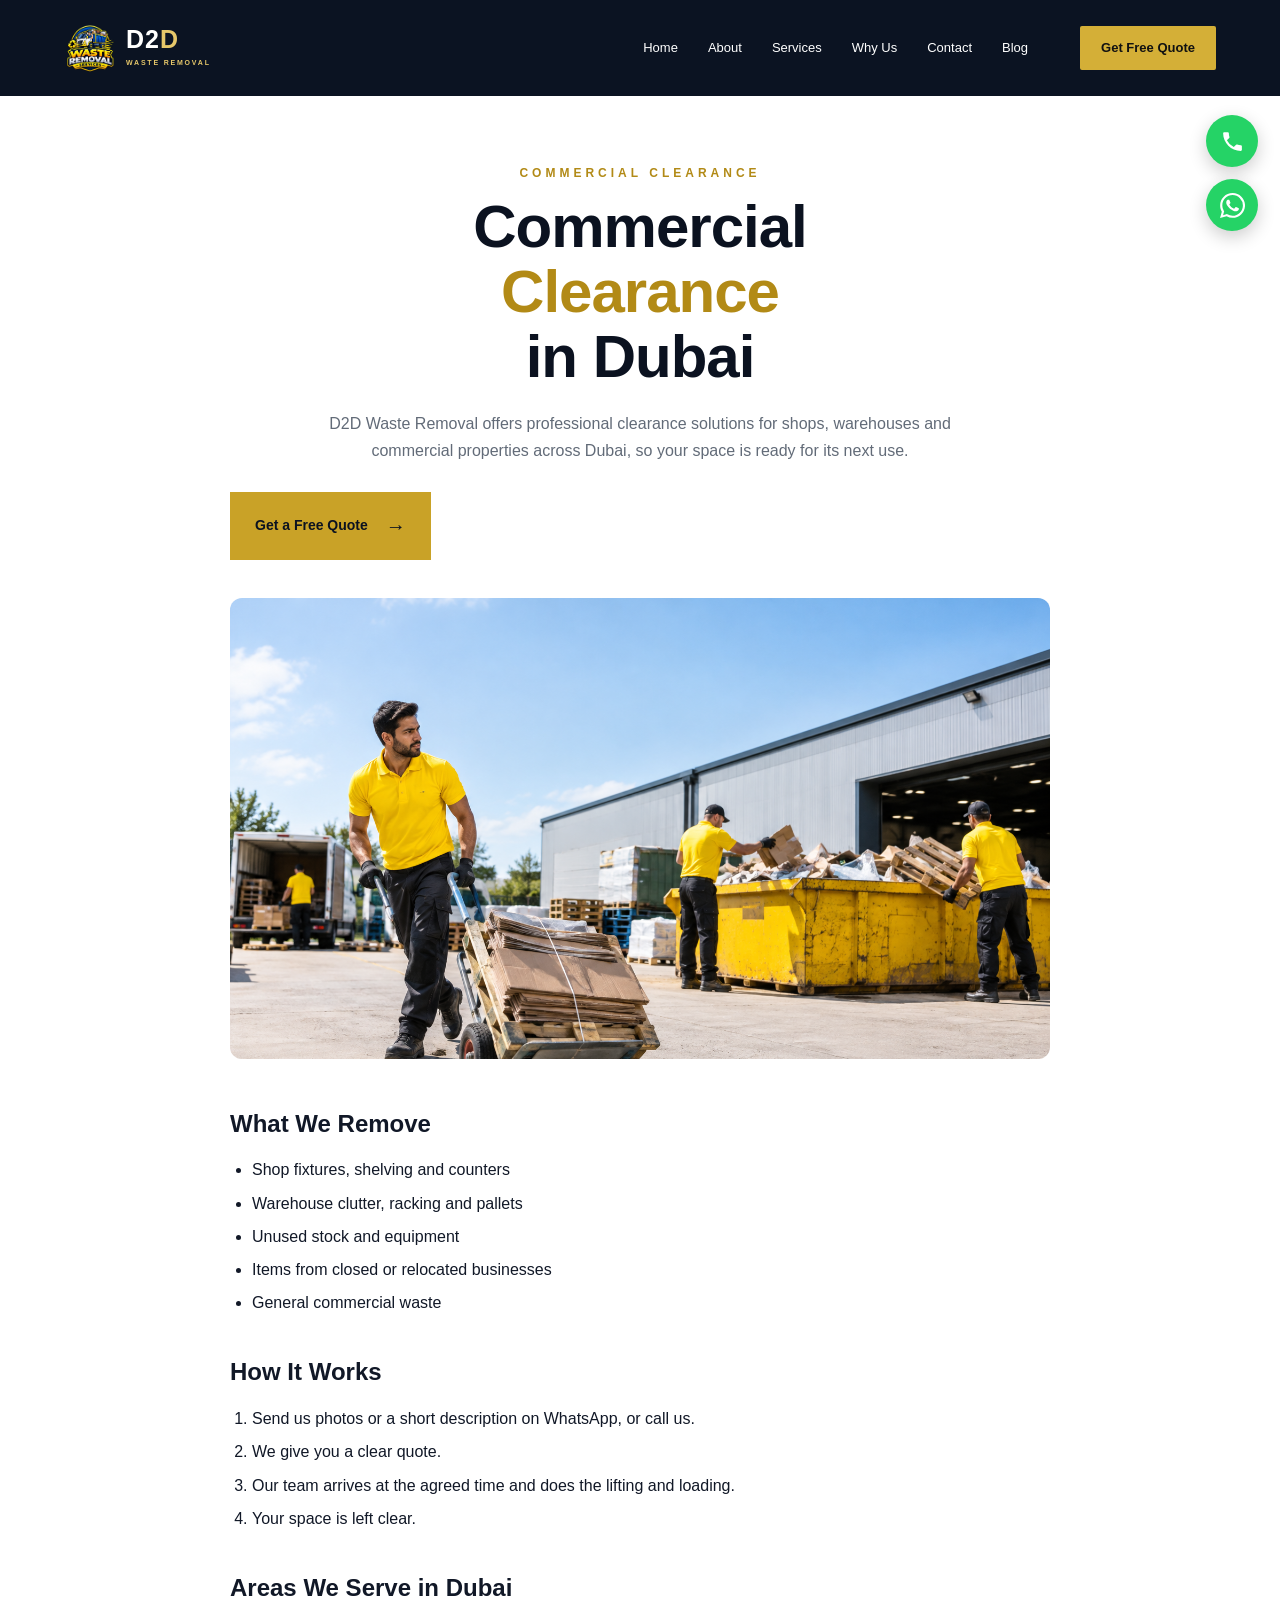
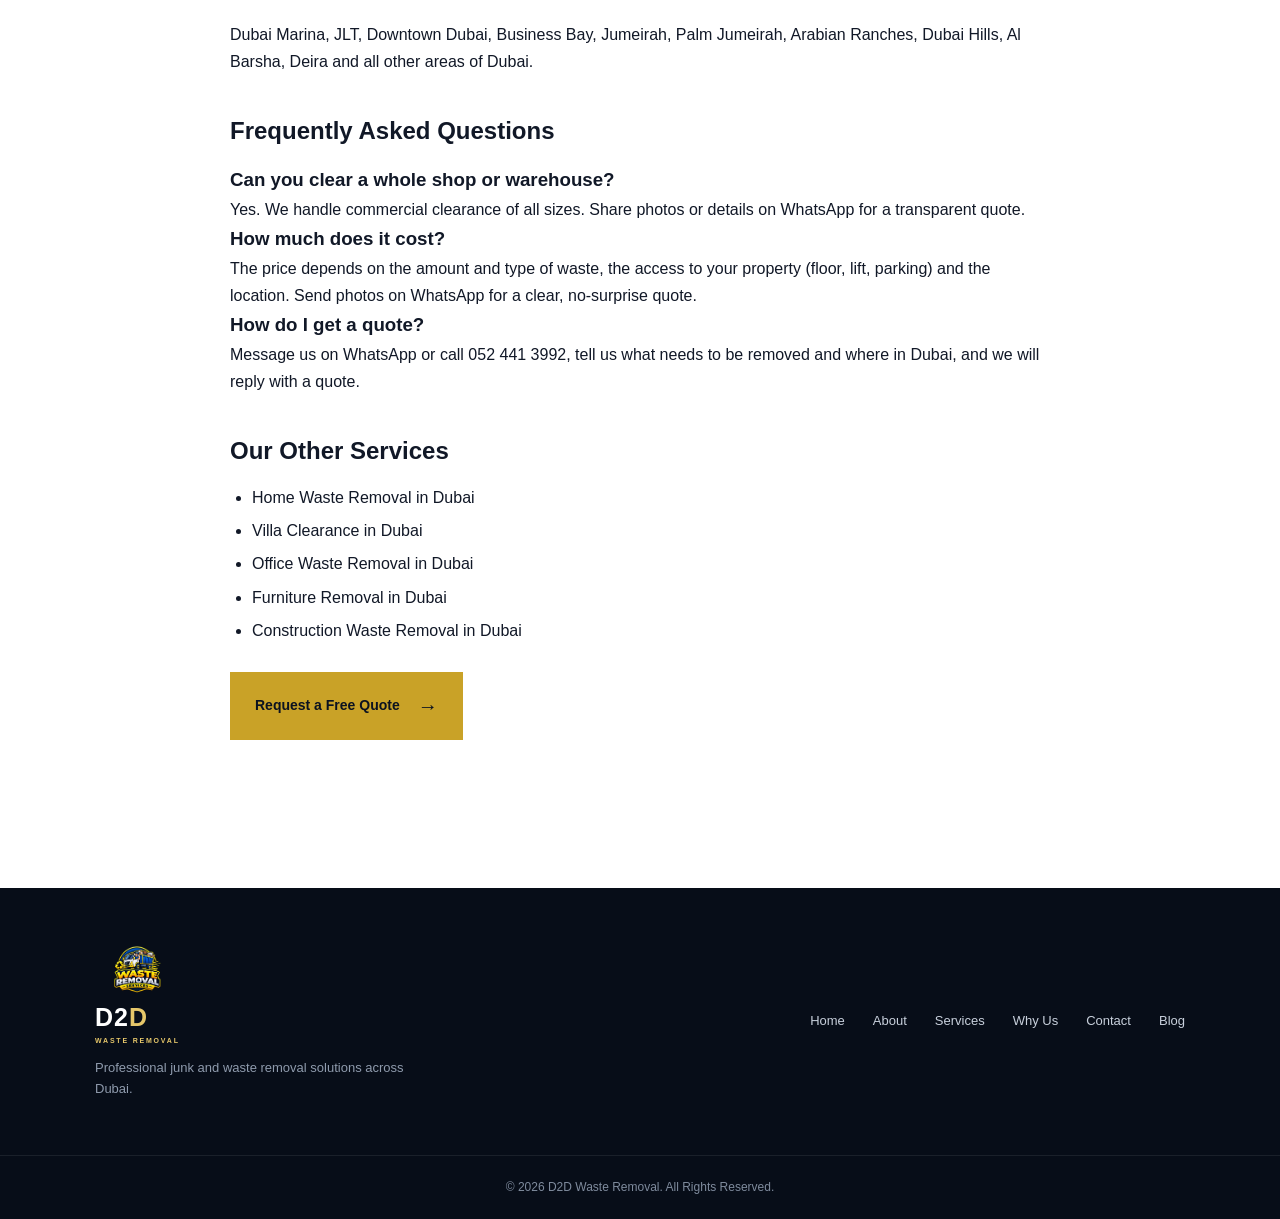
<file: commercial-clearance-dubai.html>
<!DOCTYPE html>
<html lang="en">

<head>
    <meta charset="UTF-8">
    <meta name="viewport" content="width=device-width, initial-scale=1.0">
    <title>Commercial Clearance Dubai | Shop &amp; Warehouse Clearance</title>
    <meta name="description" content="Commercial clearance in Dubai for shops, warehouses and commercial properties. Professional team, transparent quotes. Get a free quote on WhatsApp.">
    <meta name="robots" content="index, follow">
    <link rel="canonical" href="https://www.uaejunkremovalservices.com/commercial-clearance-dubai.html">
    <meta property="og:type" content="website">
    <meta property="og:locale" content="en_AE">
    <meta property="og:site_name" content="D2D Waste Removal">
    <meta property="og:title" content="Commercial Clearance Dubai | Shop &amp; Warehouse Clearance">
    <meta property="og:description" content="Commercial clearance in Dubai for shops, warehouses and commercial properties. Professional team, transparent quotes. Get a free quote on WhatsApp.">
    <meta property="og:url" content="https://www.uaejunkremovalservices.com/commercial-clearance-dubai.html">
    <meta property="og:image" content="https://www.uaejunkremovalservices.com/images/logo.png">
    <script type="application/ld+json">
{
  "@context": "https://schema.org",
  "@type": "Service",
  "name": "Commercial Clearance in Dubai",
  "serviceType": "Commercial Clearance",
  "description": "Commercial clearance in Dubai for shops, warehouses and commercial properties. Professional team, transparent quotes. Get a free quote on WhatsApp.",
  "url": "https://www.uaejunkremovalservices.com/commercial-clearance-dubai.html",
  "provider": {
    "@type": "LocalBusiness",
    "name": "D2D Waste Removal",
    "url": "https://www.uaejunkremovalservices.com/",
    "telephone": "+971524413992"
  },
  "areaServed": {
    "@type": "City",
    "name": "Dubai"
  }
}
    </script>
    <style>
        .service-content{max-width:820px;margin:0 auto;line-height:1.7}
        .service-content h2{margin:36px 0 12px}
        .service-content ul,.service-content ol{padding-left:22px;margin:0 0 8px}
        .service-content li{margin-bottom:6px}
        .service-cta{display:flex;flex-wrap:wrap;gap:14px;margin:28px 0}
    </style>
    <link rel="stylesheet" href="style.css">
    <!-- Google tag (gtag.js) -->
    <script async src="https://www.googletagmanager.com/gtag/js?id=G-9QZGQPDDME"></script>
    <script>
      window.dataLayer = window.dataLayer || [];
      function gtag(){dataLayer.push(arguments);}
      gtag('js', new Date());
      gtag('config', 'G-9QZGQPDDME');
    </script>
</head>

<body>

<header class="navbar">
    <div class="container nav-container">
        <a href="/" class="logo">
            <img src="images/logo.png" alt="D2D Waste Removal Dubai logo">
            <div class="logo-text">
                <div class="logo-title"><span>D2</span><b>D</b></div>
                <small>WASTE REMOVAL</small>
            </div>
        </a>
        <nav class="nav-links">
            <a href="/">Home</a>
            <a href="about.html">About</a>
            <a href="services.html">Services</a>
            <a href="why-us.html">Why Us</a>
            <a href="contact.html">Contact</a>
            <a href="blog.html">Blog</a>
        </nav>
        <button class="mobile-menu-btn" aria-label="Open Menu" type="button">☰</button>
        <a href="contact.html" class="nav-btn">Get Free Quote</a>
    </div>
</header>

<div class="quick-buttons">
    <a href="tel:+971524413992" class="phone-btn" aria-label="Call D2D Waste Removal">
        <svg viewBox="0 0 24 24" aria-hidden="true"><path d="M6.62 10.79a15.05 15.05 0 0 0 6.59 6.59l2.2-2.2a1 1 0 0 1 1.02-.24c1.12.37 2.33.57 3.57.57a1 1 0 0 1 1 1V20a1 1 0 0 1-1 1C10.72 21 3 13.28 3 4a1 1 0 0 1 1-1h3.5a1 1 0 0 1 1 1c0 1.24.2 2.45.57 3.57a1 1 0 0 1-.25 1.02l-2.2 2.2z"/></svg>
    </a>
    <a href="https://wa.me/971524413992" target="_blank" rel="noopener" class="whatsapp-btn" aria-label="Chat on WhatsApp">
        <svg viewBox="0 0 24 24" aria-hidden="true"><path d="M20.52 3.48A11.83 11.83 0 0 0 12.08 0C5.5 0 .15 5.35.15 11.93c0 2.1.55 4.15 1.6 5.96L.05 24l6.25-1.64a11.9 11.9 0 0 0 5.78 1.48h.01c6.58 0 11.93-5.35 11.93-11.93 0-3.18-1.24-6.17-3.5-8.43zM12.09 21.86h-.01a9.9 9.9 0 0 1-5.04-1.38l-.36-.21-3.71.97.99-3.61-.23-.37a9.88 9.88 0 0 1-1.52-5.33C2.21 6.46 6.64 2.03 12.09 2.03c2.64 0 5.12 1.03 6.99 2.9a9.83 9.83 0 0 1 2.9 7c0 5.45-4.43 9.93-9.89 9.93zm5.43-7.44c-.3-.15-1.77-.87-2.04-.97-.27-.1-.47-.15-.67.15-.2.3-.77.97-.94 1.17-.17.2-.35.22-.65.07-.3-.15-1.27-.47-2.42-1.49-.9-.8-1.5-1.78-1.68-2.08-.17-.3-.02-.46.13-.61.14-.14.3-.35.45-.52.15-.17.2-.3.3-.5.1-.2.05-.37-.02-.52-.07-.15-.67-1.62-.92-2.22-.24-.58-.49-.5-.67-.51h-.57c-.2 0-.52.07-.79.37-.27.3-1.04 1.02-1.04 2.49s1.07 2.89 1.22 3.09c.15.2 2.1 3.2 5.09 4.49.71.31 1.27.49 1.7.63.72.23 1.37.2 1.89.12.58-.09 1.77-.72 2.02-1.42.25-.7.25-1.3.17-1.42-.07-.12-.27-.2-.57-.35z"/></svg>
    </a>
</div>

<main>
    <section class="services" style="padding-top: 70px;">
        <div class="container">

            <div class="section-heading center">
                <span>COMMERCIAL CLEARANCE</span>
                <h1>Commercial <strong>Clearance</strong> in Dubai</h1>
                <p>D2D Waste Removal offers professional clearance solutions for shops, warehouses and commercial properties across Dubai, so your space is ready for its next use.</p>
            </div>

            <div class="service-content">

                <div class="service-cta">
                    <a href="contact.html" class="primary-btn">Get a Free Quote <span>→</span></a>
                    <a href="https://wa.me/971524413992?text=Hi%2C%20I%20need%20commercial%20clearance%20in%20Dubai." target="_blank" rel="noopener" class="secondary-btn">WhatsApp Us</a>
                </div>

                <img src="/images/commercial-clearance.jpg" alt="Commercial clearance in Dubai" loading="lazy" style="width:100%;aspect-ratio:16/9;object-fit:cover;border-radius:12px;margin:10px 0 0;">
                <h2>What We Remove</h2>
                <ul>
            <li>Shop fixtures, shelving and counters</li>
            <li>Warehouse clutter, racking and pallets</li>
            <li>Unused stock and equipment</li>
            <li>Items from closed or relocated businesses</li>
            <li>General commercial waste</li>
                </ul>

                <h2>How It Works</h2>
                <ol>
                    <li>Send us photos or a short description on WhatsApp, or call us.</li>
                    <li>We give you a clear quote.</li>
                    <li>Our team arrives at the agreed time and does the lifting and loading.</li>
                    <li>Your space is left clear.</li>
                </ol>

                <h2>Areas We Serve in Dubai</h2>
                <p>Dubai Marina, JLT, Downtown Dubai, Business Bay, Jumeirah, Palm Jumeirah, Arabian Ranches, Dubai Hills, Al Barsha, Deira and all other areas of Dubai.</p>

                <h2>Frequently Asked Questions</h2>
                <h3>Can you clear a whole shop or warehouse?</h3>
                <p>Yes. We handle commercial clearance of all sizes. Share photos or details on WhatsApp for a transparent quote.</p>
                <h3>How much does it cost?</h3>
                <p>The price depends on the amount and type of waste, the access to your property (floor, lift, parking) and the location. Send photos on WhatsApp for a clear, no-surprise quote.</p>
                <h3>How do I get a quote?</h3>
                <p>Message us on WhatsApp or call 052 441 3992, tell us what needs to be removed and where in Dubai, and we will reply with a quote.</p>

                <h2>Our Other Services</h2>
                <ul>
                    <li><a href="home-waste-removal-dubai.html">Home Waste Removal in Dubai</a></li>
                    <li><a href="villa-clearance-dubai.html">Villa Clearance in Dubai</a></li>
                    <li><a href="office-waste-removal-dubai.html">Office Waste Removal in Dubai</a></li>
                    <li><a href="furniture-removal-dubai.html">Furniture Removal in Dubai</a></li>
                    <li><a href="construction-waste-removal-dubai.html">Construction Waste Removal in Dubai</a></li>
                </ul>

                <div class="service-cta">
                    <a href="contact.html" class="primary-btn">Request a Free Quote <span>→</span></a>
                </div>

            </div>

        </div>
    </section>
</main>

<footer class="footer">
    <div class="container footer-content">
        <div>
            <a href="/" class="logo">
                <img src="images/logo.png" alt="D2D Waste Removal Dubai logo">
                <div class="logo-text">
                    <div class="logo-title"><span>D2</span><b>D</b></div>
                    <small>WASTE REMOVAL</small>
                </div>
            </a>
            <p>Professional junk and waste removal solutions across Dubai.</p>
        </div>
        <div class="footer-links">
            <a href="/">Home</a>
            <a href="about.html">About</a>
            <a href="services.html">Services</a>
            <a href="why-us.html">Why Us</a>
            <a href="contact.html">Contact</a>
            <a href="blog.html">Blog</a>
        </div>
    </div>
    <div class="copyright">© 2026 D2D Waste Removal. All Rights Reserved.</div>
</footer>

<script src="script.js"></script>

</body>
</html>
</file>
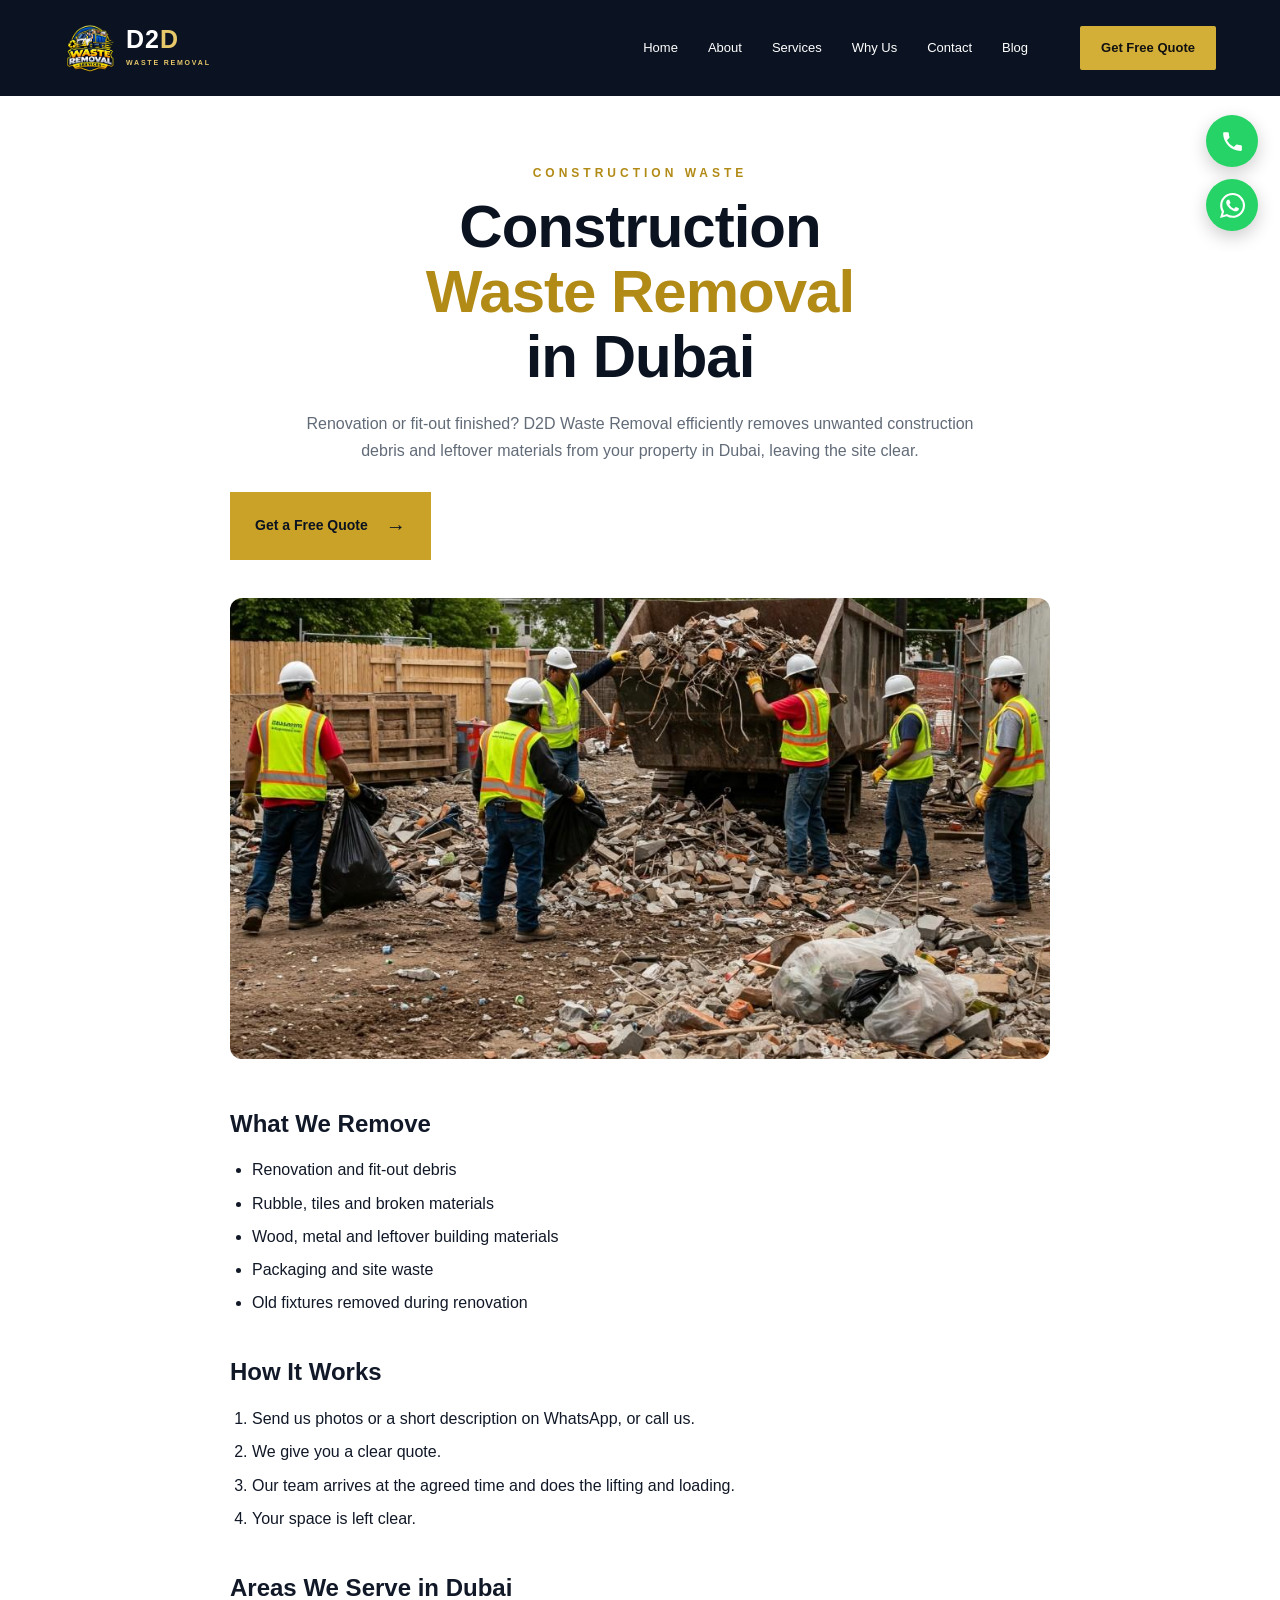
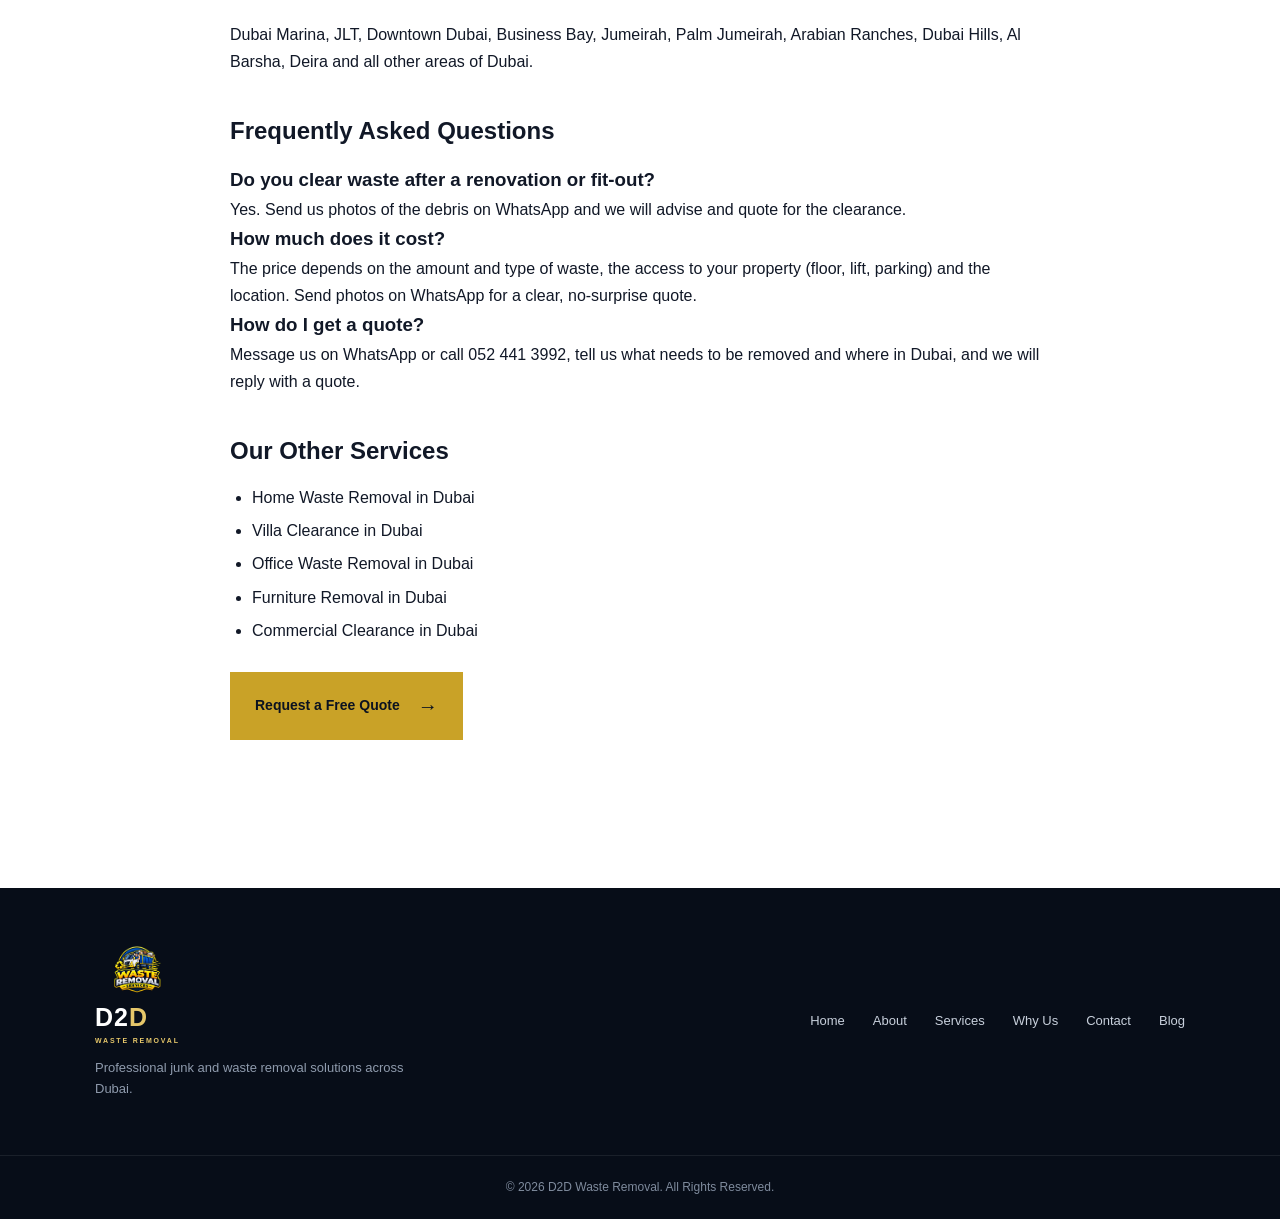
<file: construction-waste-removal-dubai.html>
<!DOCTYPE html>
<html lang="en">

<head>
    <meta charset="UTF-8">
    <meta name="viewport" content="width=device-width, initial-scale=1.0">
    <title>Construction Waste Removal Dubai | Debris Removal</title>
    <meta name="description" content="Construction waste and debris removal in Dubai. We clear renovation debris and leftover materials from your property. Get a free quote on WhatsApp.">
    <meta name="robots" content="index, follow">
    <link rel="canonical" href="https://www.uaejunkremovalservices.com/construction-waste-removal-dubai.html">
    <meta property="og:type" content="website">
    <meta property="og:locale" content="en_AE">
    <meta property="og:site_name" content="D2D Waste Removal">
    <meta property="og:title" content="Construction Waste Removal Dubai | Debris Removal">
    <meta property="og:description" content="Construction waste and debris removal in Dubai. We clear renovation debris and leftover materials from your property. Get a free quote on WhatsApp.">
    <meta property="og:url" content="https://www.uaejunkremovalservices.com/construction-waste-removal-dubai.html">
    <meta property="og:image" content="https://www.uaejunkremovalservices.com/images/logo.png">
    <script type="application/ld+json">
{
  "@context": "https://schema.org",
  "@type": "Service",
  "name": "Construction Waste Removal in Dubai",
  "serviceType": "Construction Waste",
  "description": "Construction waste and debris removal in Dubai. We clear renovation debris and leftover materials from your property. Get a free quote on WhatsApp.",
  "url": "https://www.uaejunkremovalservices.com/construction-waste-removal-dubai.html",
  "provider": {
    "@type": "LocalBusiness",
    "name": "D2D Waste Removal",
    "url": "https://www.uaejunkremovalservices.com/",
    "telephone": "+971524413992"
  },
  "areaServed": {
    "@type": "City",
    "name": "Dubai"
  }
}
    </script>
    <style>
        .service-content{max-width:820px;margin:0 auto;line-height:1.7}
        .service-content h2{margin:36px 0 12px}
        .service-content ul,.service-content ol{padding-left:22px;margin:0 0 8px}
        .service-content li{margin-bottom:6px}
        .service-cta{display:flex;flex-wrap:wrap;gap:14px;margin:28px 0}
    </style>
    <link rel="stylesheet" href="style.css">
    <!-- Google tag (gtag.js) -->
    <script async src="https://www.googletagmanager.com/gtag/js?id=G-9QZGQPDDME"></script>
    <script>
      window.dataLayer = window.dataLayer || [];
      function gtag(){dataLayer.push(arguments);}
      gtag('js', new Date());
      gtag('config', 'G-9QZGQPDDME');
    </script>
</head>

<body>

<header class="navbar">
    <div class="container nav-container">
        <a href="/" class="logo">
            <img src="images/logo.png" alt="D2D Waste Removal Dubai logo">
            <div class="logo-text">
                <div class="logo-title"><span>D2</span><b>D</b></div>
                <small>WASTE REMOVAL</small>
            </div>
        </a>
        <nav class="nav-links">
            <a href="/">Home</a>
            <a href="about.html">About</a>
            <a href="services.html">Services</a>
            <a href="why-us.html">Why Us</a>
            <a href="contact.html">Contact</a>
            <a href="blog.html">Blog</a>
        </nav>
        <button class="mobile-menu-btn" aria-label="Open Menu" type="button">☰</button>
        <a href="contact.html" class="nav-btn">Get Free Quote</a>
    </div>
</header>

<div class="quick-buttons">
    <a href="tel:+971524413992" class="phone-btn" aria-label="Call D2D Waste Removal">
        <svg viewBox="0 0 24 24" aria-hidden="true"><path d="M6.62 10.79a15.05 15.05 0 0 0 6.59 6.59l2.2-2.2a1 1 0 0 1 1.02-.24c1.12.37 2.33.57 3.57.57a1 1 0 0 1 1 1V20a1 1 0 0 1-1 1C10.72 21 3 13.28 3 4a1 1 0 0 1 1-1h3.5a1 1 0 0 1 1 1c0 1.24.2 2.45.57 3.57a1 1 0 0 1-.25 1.02l-2.2 2.2z"/></svg>
    </a>
    <a href="https://wa.me/971524413992" target="_blank" rel="noopener" class="whatsapp-btn" aria-label="Chat on WhatsApp">
        <svg viewBox="0 0 24 24" aria-hidden="true"><path d="M20.52 3.48A11.83 11.83 0 0 0 12.08 0C5.5 0 .15 5.35.15 11.93c0 2.1.55 4.15 1.6 5.96L.05 24l6.25-1.64a11.9 11.9 0 0 0 5.78 1.48h.01c6.58 0 11.93-5.35 11.93-11.93 0-3.18-1.24-6.17-3.5-8.43zM12.09 21.86h-.01a9.9 9.9 0 0 1-5.04-1.38l-.36-.21-3.71.97.99-3.61-.23-.37a9.88 9.88 0 0 1-1.52-5.33C2.21 6.46 6.64 2.03 12.09 2.03c2.64 0 5.12 1.03 6.99 2.9a9.83 9.83 0 0 1 2.9 7c0 5.45-4.43 9.93-9.89 9.93zm5.43-7.44c-.3-.15-1.77-.87-2.04-.97-.27-.1-.47-.15-.67.15-.2.3-.77.97-.94 1.17-.17.2-.35.22-.65.07-.3-.15-1.27-.47-2.42-1.49-.9-.8-1.5-1.78-1.68-2.08-.17-.3-.02-.46.13-.61.14-.14.3-.35.45-.52.15-.17.2-.3.3-.5.1-.2.05-.37-.02-.52-.07-.15-.67-1.62-.92-2.22-.24-.58-.49-.5-.67-.51h-.57c-.2 0-.52.07-.79.37-.27.3-1.04 1.02-1.04 2.49s1.07 2.89 1.22 3.09c.15.2 2.1 3.2 5.09 4.49.71.31 1.27.49 1.7.63.72.23 1.37.2 1.89.12.58-.09 1.77-.72 2.02-1.42.25-.7.25-1.3.17-1.42-.07-.12-.27-.2-.57-.35z"/></svg>
    </a>
</div>

<main>
    <section class="services" style="padding-top: 70px;">
        <div class="container">

            <div class="section-heading center">
                <span>CONSTRUCTION WASTE</span>
                <h1>Construction <strong>Waste Removal</strong> in Dubai</h1>
                <p>Renovation or fit-out finished? D2D Waste Removal efficiently removes unwanted construction debris and leftover materials from your property in Dubai, leaving the site clear.</p>
            </div>

            <div class="service-content">

                <div class="service-cta">
                    <a href="contact.html" class="primary-btn">Get a Free Quote <span>→</span></a>
                    <a href="https://wa.me/971524413992?text=Hi%2C%20I%20need%20construction%20waste%20removal%20in%20Dubai." target="_blank" rel="noopener" class="secondary-btn">WhatsApp Us</a>
                </div>

                <img src="/images/construction-waste.jpg" alt="Workers clearing construction debris into a skip - construction waste removal in Dubai" loading="lazy" style="width:100%;aspect-ratio:16/9;object-fit:cover;border-radius:12px;margin:10px 0 0;">
                <h2>What We Remove</h2>
                <ul>
            <li>Renovation and fit-out debris</li>
            <li>Rubble, tiles and broken materials</li>
            <li>Wood, metal and leftover building materials</li>
            <li>Packaging and site waste</li>
            <li>Old fixtures removed during renovation</li>
                </ul>

                <h2>How It Works</h2>
                <ol>
                    <li>Send us photos or a short description on WhatsApp, or call us.</li>
                    <li>We give you a clear quote.</li>
                    <li>Our team arrives at the agreed time and does the lifting and loading.</li>
                    <li>Your space is left clear.</li>
                </ol>

                <h2>Areas We Serve in Dubai</h2>
                <p>Dubai Marina, JLT, Downtown Dubai, Business Bay, Jumeirah, Palm Jumeirah, Arabian Ranches, Dubai Hills, Al Barsha, Deira and all other areas of Dubai.</p>

                <h2>Frequently Asked Questions</h2>
                <h3>Do you clear waste after a renovation or fit-out?</h3>
                <p>Yes. Send us photos of the debris on WhatsApp and we will advise and quote for the clearance.</p>
                <h3>How much does it cost?</h3>
                <p>The price depends on the amount and type of waste, the access to your property (floor, lift, parking) and the location. Send photos on WhatsApp for a clear, no-surprise quote.</p>
                <h3>How do I get a quote?</h3>
                <p>Message us on WhatsApp or call 052 441 3992, tell us what needs to be removed and where in Dubai, and we will reply with a quote.</p>

                <h2>Our Other Services</h2>
                <ul>
                    <li><a href="home-waste-removal-dubai.html">Home Waste Removal in Dubai</a></li>
                    <li><a href="villa-clearance-dubai.html">Villa Clearance in Dubai</a></li>
                    <li><a href="office-waste-removal-dubai.html">Office Waste Removal in Dubai</a></li>
                    <li><a href="furniture-removal-dubai.html">Furniture Removal in Dubai</a></li>
                    <li><a href="commercial-clearance-dubai.html">Commercial Clearance in Dubai</a></li>
                </ul>

                <div class="service-cta">
                    <a href="contact.html" class="primary-btn">Request a Free Quote <span>→</span></a>
                </div>

            </div>

        </div>
    </section>
</main>

<footer class="footer">
    <div class="container footer-content">
        <div>
            <a href="/" class="logo">
                <img src="images/logo.png" alt="D2D Waste Removal Dubai logo">
                <div class="logo-text">
                    <div class="logo-title"><span>D2</span><b>D</b></div>
                    <small>WASTE REMOVAL</small>
                </div>
            </a>
            <p>Professional junk and waste removal solutions across Dubai.</p>
        </div>
        <div class="footer-links">
            <a href="/">Home</a>
            <a href="about.html">About</a>
            <a href="services.html">Services</a>
            <a href="why-us.html">Why Us</a>
            <a href="contact.html">Contact</a>
            <a href="blog.html">Blog</a>
        </div>
    </div>
    <div class="copyright">© 2026 D2D Waste Removal. All Rights Reserved.</div>
</footer>

<script src="script.js"></script>

</body>
</html>
</file>
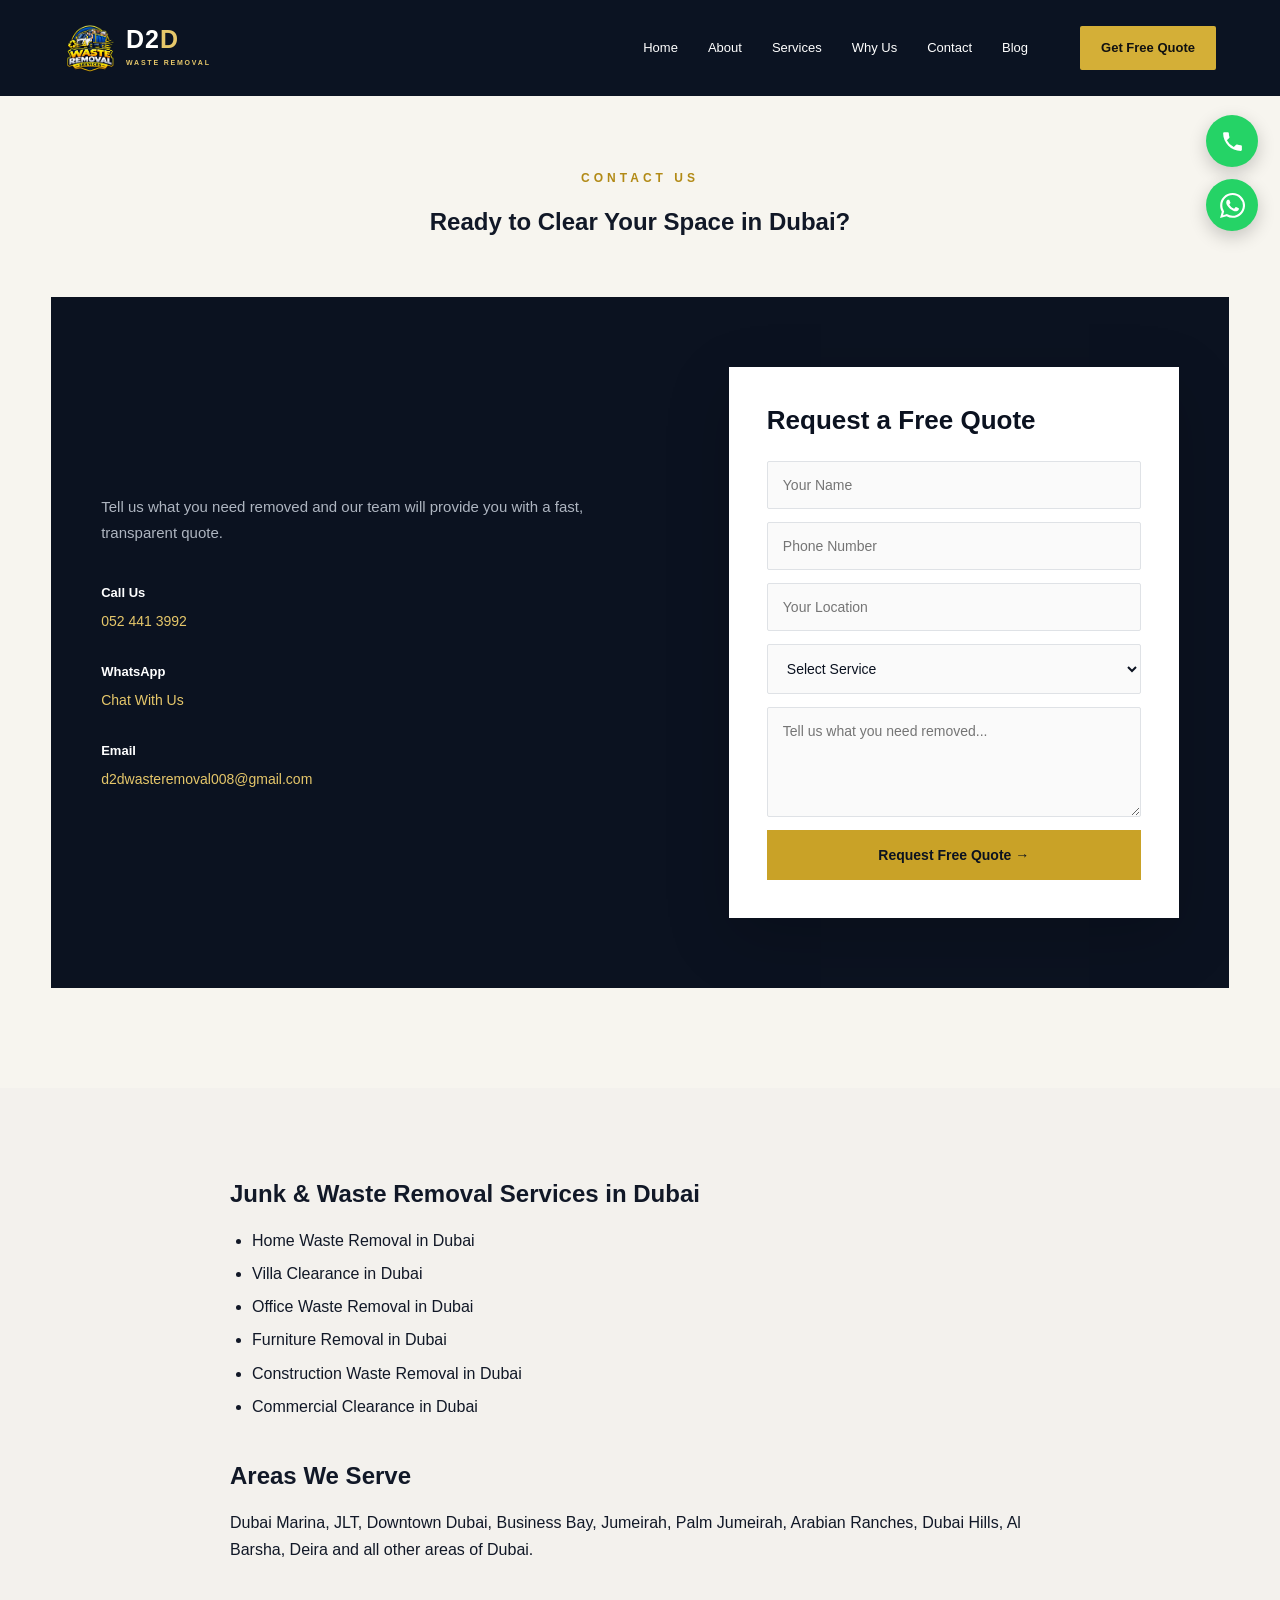
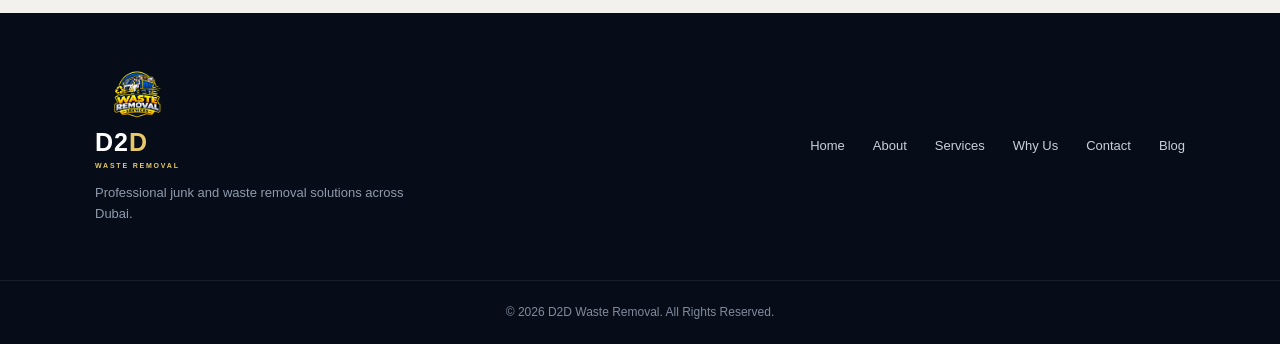
<file: contact.html>
<!DOCTYPE html>
<html lang="en">

<head>
    <meta charset="UTF-8">
    <meta name="viewport" content="width=device-width, initial-scale=1.0">
    <title>Contact D2D Waste Removal | Free Quote in Dubai</title>
    <meta name="description" content="Contact D2D Waste Removal for a free junk and waste removal quote in Dubai. Call 052 441 3992, WhatsApp us or send a request. Available 24/7.">
    <meta name="robots" content="index, follow">
    <link rel="canonical" href="https://www.uaejunkremovalservices.com/contact.html">
    <meta property="og:type" content="website">
    <meta property="og:locale" content="en_AE">
    <meta property="og:site_name" content="D2D Waste Removal">
    <meta property="og:title" content="Contact D2D Waste Removal | Free Quote in Dubai">
    <meta property="og:description" content="Contact D2D Waste Removal for a free junk and waste removal quote in Dubai. Call 052 441 3992, WhatsApp us or send a request. Available 24/7.">
    <meta property="og:url" content="https://www.uaejunkremovalservices.com/contact.html">
    <meta property="og:image" content="https://www.uaejunkremovalservices.com/images/logo.png">
    <script type="application/ld+json">
{
  "@context": "https://schema.org",
  "@type": "ContactPage",
  "name": "Contact D2D Waste Removal | Free Quote in Dubai",
  "url": "https://www.uaejunkremovalservices.com/contact.html",
  "mainEntity": {
    "@type": "LocalBusiness",
    "name": "D2D Waste Removal",
    "url": "https://www.uaejunkremovalservices.com/",
    "telephone": "+971524413992",
    "email": "d2dwasteremoval008@gmail.com",
    "areaServed": {
      "@type": "City",
      "name": "Dubai"
    }
  }
}
    </script>
    <style>
        .service-content{max-width:820px;margin:0 auto;line-height:1.7}
        .service-content h2{margin:36px 0 12px}
        .service-content ul,.service-content ol{padding-left:22px;margin:0 0 8px}
        .service-content li{margin-bottom:6px}
        .service-cta{display:flex;flex-wrap:wrap;gap:14px;margin:28px 0}
    </style>
    <link rel="stylesheet" href="style.css">
<!-- Google tag (gtag.js) -->
<script async src="https://www.googletagmanager.com/gtag/js?id=G-9QZGQPDDME"></script>
<script>
  window.dataLayer = window.dataLayer || [];
  function gtag(){dataLayer.push(arguments);}
  gtag('js', new Date());
  gtag('config', 'G-9QZGQPDDME');
</script>
</head>

<body>

<header class="navbar">
    <div class="container nav-container">
        <a href="/" class="logo">
            <img src="images/logo.png" alt="D2D Waste Removal Dubai logo">
            <div class="logo-text">
                <div class="logo-title"><span>D2</span><b>D</b></div>
                <small>WASTE REMOVAL</small>
            </div>
        </a>
        <nav class="nav-links">
            <a href="/">Home</a>
            <a href="about.html">About</a>
            <a href="services.html">Services</a>
            <a href="why-us.html">Why Us</a>
            <a href="contact.html">Contact</a>
<a href="blog.html">Blog</a>
        </nav>
        <button class="mobile-menu-btn" aria-label="Open Menu" type="button">☰</button>
        <a href="contact.html" class="nav-btn">Get Free Quote</a>
    </div>
</header>

<div class="quick-buttons">
    <a href="tel:+971524413992" class="phone-btn" aria-label="Call D2D Waste Removal">
        <svg viewBox="0 0 24 24" aria-hidden="true"><path d="M6.62 10.79a15.05 15.05 0 0 0 6.59 6.59l2.2-2.2a1 1 0 0 1 1.02-.24c1.12.37 2.33.57 3.57.57a1 1 0 0 1 1 1V20a1 1 0 0 1-1 1C10.72 21 3 13.28 3 4a1 1 0 0 1 1-1h3.5a1 1 0 0 1 1 1c0 1.24.2 2.45.57 3.57a1 1 0 0 1-.25 1.02l-2.2 2.2z"/></svg>
    </a>
    <a href="https://wa.me/971524413992" target="_blank" rel="noopener" class="whatsapp-btn" aria-label="Chat on WhatsApp">
        <svg viewBox="0 0 24 24" aria-hidden="true"><path d="M20.52 3.48A11.83 11.83 0 0 0 12.08 0C5.5 0 .15 5.35.15 11.93c0 2.1.55 4.15 1.6 5.96L.05 24l6.25-1.64a11.9 11.9 0 0 0 5.78 1.48h.01c6.58 0 11.93-5.35 11.93-11.93 0-3.18-1.24-6.17-3.5-8.43zM12.09 21.86h-.01a9.9 9.9 0 0 1-5.04-1.38l-.36-.21-3.71.97.99-3.61-.23-.37a9.88 9.88 0 0 1-1.52-5.33C2.21 6.46 6.64 2.03 12.09 2.03c2.64 0 5.12 1.03 6.99 2.9a9.83 9.83 0 0 1 2.9 7c0 5.45-4.43 9.93-9.89 9.93zm5.43-7.44c-.3-.15-1.77-.87-2.04-.97-.27-.1-.47-.15-.67.15-.2.3-.77.97-.94 1.17-.17.2-.35.22-.65.07-.3-.15-1.27-.47-2.42-1.49-.9-.8-1.5-1.78-1.68-2.08-.17-.3-.02-.46.13-.61.14-.14.3-.35.45-.52.15-.17.2-.3.3-.5.1-.2.05-.37-.02-.52-.07-.15-.67-1.62-.92-2.22-.24-.58-.49-.5-.67-.51h-.57c-.2 0-.52.07-.79.37-.27.3-1.04 1.02-1.04 2.49s1.07 2.89 1.22 3.09c.15.2 2.1 3.2 5.09 4.49.71.31 1.27.49 1.7.63.72.23 1.37.2 1.89.12.58-.09 1.77-.72 2.02-1.42.25-.7.25-1.3.17-1.42-.07-.12-.27-.2-.57-.35z"/></svg>
    </a>
</div>

<main>

    <!-- CONTACT SECTION -->

    <section class="contact-section">

        <!-- CONTACT HEADING -->
        <div class="contact-heading">

            <span>CONTACT US</span>

            <h1>
                Ready to Clear
                <strong>Your Space in Dubai?</strong>
            </h1>

        </div>


        <!-- CONTACT BOX -->
        <div class="contact-box">

            <div class="contact-container">

                <!-- CONTACT INFORMATION -->
                <div class="contact-text">

                    <p>
                        Tell us what you need removed and our team
                        will provide you with a fast, transparent quote.
                    </p>

                    <div class="contact-details">

                        <!-- PHONE -->
                        <div>
                            <strong>Call Us</strong>
                            <a href="tel:+971524413992">052 441 3992</a>
                        </div>

                        <!-- WHATSAPP -->
                        <div>
                            <strong>WhatsApp</strong>
                            <a href="https://wa.me/971524413992" target="_blank" rel="noopener">
                                Chat With Us
                            </a>
                        </div>

                        <!-- EMAIL -->
                        <div>
                            <strong>Email</strong>
                            <a href="mailto:d2dwasteremoval008@gmail.com">
                                d2dwasteremoval008@gmail.com
                            </a>
                        </div>

                    </div>

                </div>


                <!-- ================= QUOTE FORM ================= -->
                <form class="quote-form">

                    <h3>Request a Free Quote</h3>

                    <input type="text" name="name" placeholder="Your Name" required>

                    <input type="tel" name="phone" placeholder="Phone Number" required>

                    <input type="text" name="location" placeholder="Your Location" required>

                    <select name="service" required>
                        <option value="">Select Service</option>
                        <option>Home Waste Removal</option>
                        <option>Villa Clearance</option>
                        <option>Office Waste Removal</option>
                        <option>Furniture Removal</option>
                        <option>Construction Waste</option>
                        <option>Commercial Clearance</option>
                    </select>

                    <textarea
                        name="message"
                        rows="4"
                        placeholder="Tell us what you need removed..."></textarea>

                    <button type="submit">Request Free Quote →</button>

                </form>

            </div>

        </div>

    </section>


    <!-- SERVICES AND AREAS (internal links) -->
    <div class="container" style="padding: 50px 20px;">
        <div class="service-content">

            <h2>Junk &amp; Waste Removal Services in Dubai</h2>
            <ul>
                <li><a href="home-waste-removal-dubai.html">Home Waste Removal in Dubai</a></li>
                <li><a href="villa-clearance-dubai.html">Villa Clearance in Dubai</a></li>
                <li><a href="office-waste-removal-dubai.html">Office Waste Removal in Dubai</a></li>
                <li><a href="furniture-removal-dubai.html">Furniture Removal in Dubai</a></li>
                <li><a href="construction-waste-removal-dubai.html">Construction Waste Removal in Dubai</a></li>
                <li><a href="commercial-clearance-dubai.html">Commercial Clearance in Dubai</a></li>
            </ul>

            <h2>Areas We Serve</h2>
            <p>Dubai Marina, JLT, Downtown Dubai, Business Bay, Jumeirah, Palm Jumeirah, Arabian Ranches, Dubai Hills, Al Barsha, Deira and all other areas of Dubai.</p>

        </div>
    </div>

</main>

<footer class="footer">
    <div class="container footer-content">
        <div>
            <a href="/" class="logo">
                <img src="images/logo.png" alt="D2D Waste Removal Dubai logo">
                <div class="logo-text">
                    <div class="logo-title"><span>D2</span><b>D</b></div>
                    <small>WASTE REMOVAL</small>
                </div>
            </a>
            <p>Professional junk and waste removal solutions across Dubai.</p>
        </div>
        <div class="footer-links">
            <a href="/">Home</a>
            <a href="about.html">About</a>
            <a href="services.html">Services</a>
            <a href="why-us.html">Why Us</a>
            <a href="contact.html">Contact</a>
<a href="blog.html">Blog</a>
        </div>
    </div>
    <div class="copyright">© 2026 D2D Waste Removal. All Rights Reserved.</div>
</footer>

<script src="script.js"></script>

</body>
</html>
</file>
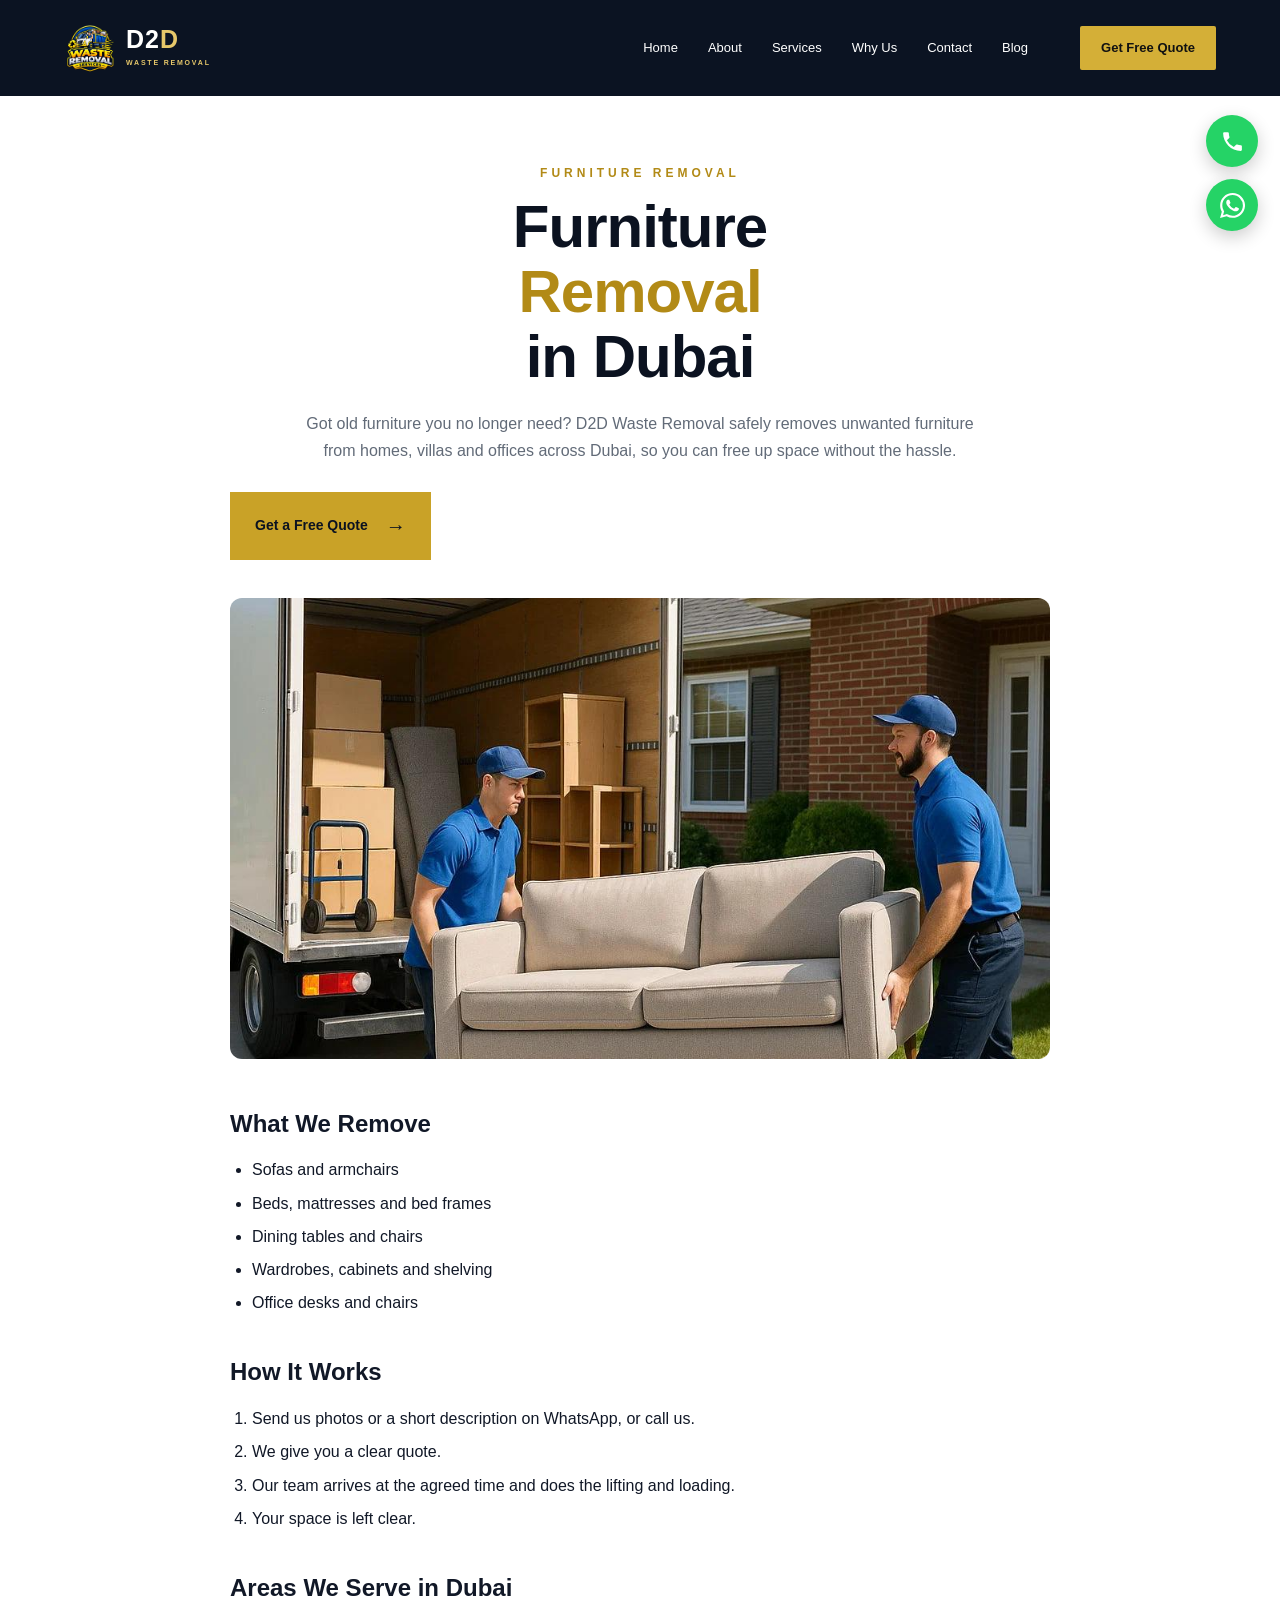
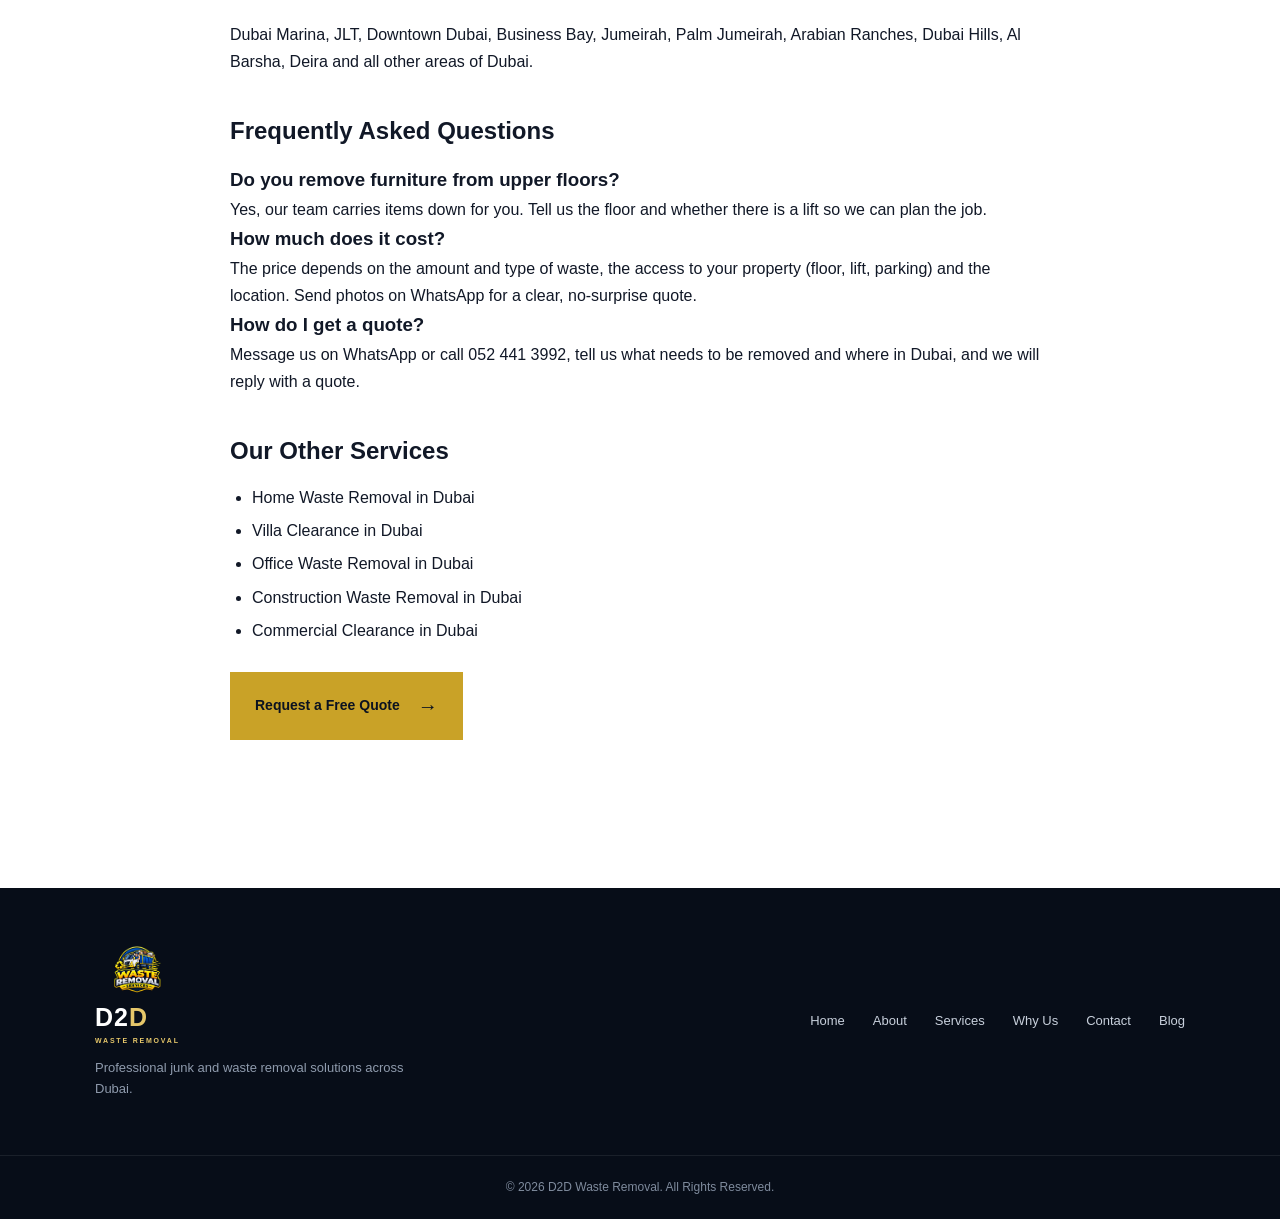
<file: furniture-removal-dubai.html>
<!DOCTYPE html>
<html lang="en">

<head>
    <meta charset="UTF-8">
    <meta name="viewport" content="width=device-width, initial-scale=1.0">
    <title>Furniture Removal Dubai | Old Furniture Disposal</title>
    <meta name="description" content="Furniture removal in Dubai. We safely remove old sofas, beds, tables, cabinets and unwanted furniture from your home or office. Free quote on WhatsApp.">
    <meta name="robots" content="index, follow">
    <link rel="canonical" href="https://www.uaejunkremovalservices.com/furniture-removal-dubai.html">
    <meta property="og:type" content="website">
    <meta property="og:locale" content="en_AE">
    <meta property="og:site_name" content="D2D Waste Removal">
    <meta property="og:title" content="Furniture Removal Dubai | Old Furniture Disposal">
    <meta property="og:description" content="Furniture removal in Dubai. We safely remove old sofas, beds, tables, cabinets and unwanted furniture from your home or office. Free quote on WhatsApp.">
    <meta property="og:url" content="https://www.uaejunkremovalservices.com/furniture-removal-dubai.html">
    <meta property="og:image" content="https://www.uaejunkremovalservices.com/images/logo.png">
    <script type="application/ld+json">
{
  "@context": "https://schema.org",
  "@type": "Service",
  "name": "Furniture Removal in Dubai",
  "serviceType": "Furniture Removal",
  "description": "Furniture removal in Dubai. We safely remove old sofas, beds, tables, cabinets and unwanted furniture from your home or office. Free quote on WhatsApp.",
  "url": "https://www.uaejunkremovalservices.com/furniture-removal-dubai.html",
  "provider": {
    "@type": "LocalBusiness",
    "name": "D2D Waste Removal",
    "url": "https://www.uaejunkremovalservices.com/",
    "telephone": "+971524413992"
  },
  "areaServed": {
    "@type": "City",
    "name": "Dubai"
  }
}
    </script>
    <style>
        .service-content{max-width:820px;margin:0 auto;line-height:1.7}
        .service-content h2{margin:36px 0 12px}
        .service-content ul,.service-content ol{padding-left:22px;margin:0 0 8px}
        .service-content li{margin-bottom:6px}
        .service-cta{display:flex;flex-wrap:wrap;gap:14px;margin:28px 0}
    </style>
    <link rel="stylesheet" href="style.css">
    <!-- Google tag (gtag.js) -->
    <script async src="https://www.googletagmanager.com/gtag/js?id=G-9QZGQPDDME"></script>
    <script>
      window.dataLayer = window.dataLayer || [];
      function gtag(){dataLayer.push(arguments);}
      gtag('js', new Date());
      gtag('config', 'G-9QZGQPDDME');
    </script>
</head>

<body>

<header class="navbar">
    <div class="container nav-container">
        <a href="/" class="logo">
            <img src="images/logo.png" alt="D2D Waste Removal Dubai logo">
            <div class="logo-text">
                <div class="logo-title"><span>D2</span><b>D</b></div>
                <small>WASTE REMOVAL</small>
            </div>
        </a>
        <nav class="nav-links">
            <a href="/">Home</a>
            <a href="about.html">About</a>
            <a href="services.html">Services</a>
            <a href="why-us.html">Why Us</a>
            <a href="contact.html">Contact</a>
            <a href="blog.html">Blog</a>
        </nav>
        <button class="mobile-menu-btn" aria-label="Open Menu" type="button">☰</button>
        <a href="contact.html" class="nav-btn">Get Free Quote</a>
    </div>
</header>

<div class="quick-buttons">
    <a href="tel:+971524413992" class="phone-btn" aria-label="Call D2D Waste Removal">
        <svg viewBox="0 0 24 24" aria-hidden="true"><path d="M6.62 10.79a15.05 15.05 0 0 0 6.59 6.59l2.2-2.2a1 1 0 0 1 1.02-.24c1.12.37 2.33.57 3.57.57a1 1 0 0 1 1 1V20a1 1 0 0 1-1 1C10.72 21 3 13.28 3 4a1 1 0 0 1 1-1h3.5a1 1 0 0 1 1 1c0 1.24.2 2.45.57 3.57a1 1 0 0 1-.25 1.02l-2.2 2.2z"/></svg>
    </a>
    <a href="https://wa.me/971524413992" target="_blank" rel="noopener" class="whatsapp-btn" aria-label="Chat on WhatsApp">
        <svg viewBox="0 0 24 24" aria-hidden="true"><path d="M20.52 3.48A11.83 11.83 0 0 0 12.08 0C5.5 0 .15 5.35.15 11.93c0 2.1.55 4.15 1.6 5.96L.05 24l6.25-1.64a11.9 11.9 0 0 0 5.78 1.48h.01c6.58 0 11.93-5.35 11.93-11.93 0-3.18-1.24-6.17-3.5-8.43zM12.09 21.86h-.01a9.9 9.9 0 0 1-5.04-1.38l-.36-.21-3.71.97.99-3.61-.23-.37a9.88 9.88 0 0 1-1.52-5.33C2.21 6.46 6.64 2.03 12.09 2.03c2.64 0 5.12 1.03 6.99 2.9a9.83 9.83 0 0 1 2.9 7c0 5.45-4.43 9.93-9.89 9.93zm5.43-7.44c-.3-.15-1.77-.87-2.04-.97-.27-.1-.47-.15-.67.15-.2.3-.77.97-.94 1.17-.17.2-.35.22-.65.07-.3-.15-1.27-.47-2.42-1.49-.9-.8-1.5-1.78-1.68-2.08-.17-.3-.02-.46.13-.61.14-.14.3-.35.45-.52.15-.17.2-.3.3-.5.1-.2.05-.37-.02-.52-.07-.15-.67-1.62-.92-2.22-.24-.58-.49-.5-.67-.51h-.57c-.2 0-.52.07-.79.37-.27.3-1.04 1.02-1.04 2.49s1.07 2.89 1.22 3.09c.15.2 2.1 3.2 5.09 4.49.71.31 1.27.49 1.7.63.72.23 1.37.2 1.89.12.58-.09 1.77-.72 2.02-1.42.25-.7.25-1.3.17-1.42-.07-.12-.27-.2-.57-.35z"/></svg>
    </a>
</div>

<main>
    <section class="services" style="padding-top: 70px;">
        <div class="container">

            <div class="section-heading center">
                <span>FURNITURE REMOVAL</span>
                <h1>Furniture <strong>Removal</strong> in Dubai</h1>
                <p>Got old furniture you no longer need? D2D Waste Removal safely removes unwanted furniture from homes, villas and offices across Dubai, so you can free up space without the hassle.</p>
            </div>

            <div class="service-content">

                <div class="service-cta">
                    <a href="contact.html" class="primary-btn">Get a Free Quote <span>→</span></a>
                    <a href="https://wa.me/971524413992?text=Hi%2C%20I%20need%20furniture%20removal%20in%20Dubai." target="_blank" rel="noopener" class="secondary-btn">WhatsApp Us</a>
                </div>

                <img src="/images/furniture-removal.jpg" alt="Two movers carrying a sofa to a truck - furniture removal in Dubai" loading="lazy" style="width:100%;aspect-ratio:16/9;object-fit:cover;border-radius:12px;margin:10px 0 0;">
                <h2>What We Remove</h2>
                <ul>
            <li>Sofas and armchairs</li>
            <li>Beds, mattresses and bed frames</li>
            <li>Dining tables and chairs</li>
            <li>Wardrobes, cabinets and shelving</li>
            <li>Office desks and chairs</li>
                </ul>

                <h2>How It Works</h2>
                <ol>
                    <li>Send us photos or a short description on WhatsApp, or call us.</li>
                    <li>We give you a clear quote.</li>
                    <li>Our team arrives at the agreed time and does the lifting and loading.</li>
                    <li>Your space is left clear.</li>
                </ol>

                <h2>Areas We Serve in Dubai</h2>
                <p>Dubai Marina, JLT, Downtown Dubai, Business Bay, Jumeirah, Palm Jumeirah, Arabian Ranches, Dubai Hills, Al Barsha, Deira and all other areas of Dubai.</p>

                <h2>Frequently Asked Questions</h2>
                <h3>Do you remove furniture from upper floors?</h3>
                <p>Yes, our team carries items down for you. Tell us the floor and whether there is a lift so we can plan the job.</p>
                <h3>How much does it cost?</h3>
                <p>The price depends on the amount and type of waste, the access to your property (floor, lift, parking) and the location. Send photos on WhatsApp for a clear, no-surprise quote.</p>
                <h3>How do I get a quote?</h3>
                <p>Message us on WhatsApp or call 052 441 3992, tell us what needs to be removed and where in Dubai, and we will reply with a quote.</p>

                <h2>Our Other Services</h2>
                <ul>
                    <li><a href="home-waste-removal-dubai.html">Home Waste Removal in Dubai</a></li>
                    <li><a href="villa-clearance-dubai.html">Villa Clearance in Dubai</a></li>
                    <li><a href="office-waste-removal-dubai.html">Office Waste Removal in Dubai</a></li>
                    <li><a href="construction-waste-removal-dubai.html">Construction Waste Removal in Dubai</a></li>
                    <li><a href="commercial-clearance-dubai.html">Commercial Clearance in Dubai</a></li>
                </ul>

                <div class="service-cta">
                    <a href="contact.html" class="primary-btn">Request a Free Quote <span>→</span></a>
                </div>

            </div>

        </div>
    </section>
</main>

<footer class="footer">
    <div class="container footer-content">
        <div>
            <a href="/" class="logo">
                <img src="images/logo.png" alt="D2D Waste Removal Dubai logo">
                <div class="logo-text">
                    <div class="logo-title"><span>D2</span><b>D</b></div>
                    <small>WASTE REMOVAL</small>
                </div>
            </a>
            <p>Professional junk and waste removal solutions across Dubai.</p>
        </div>
        <div class="footer-links">
            <a href="/">Home</a>
            <a href="about.html">About</a>
            <a href="services.html">Services</a>
            <a href="why-us.html">Why Us</a>
            <a href="contact.html">Contact</a>
            <a href="blog.html">Blog</a>
        </div>
    </div>
    <div class="copyright">© 2026 D2D Waste Removal. All Rights Reserved.</div>
</footer>

<script src="script.js"></script>

</body>
</html>
</file>
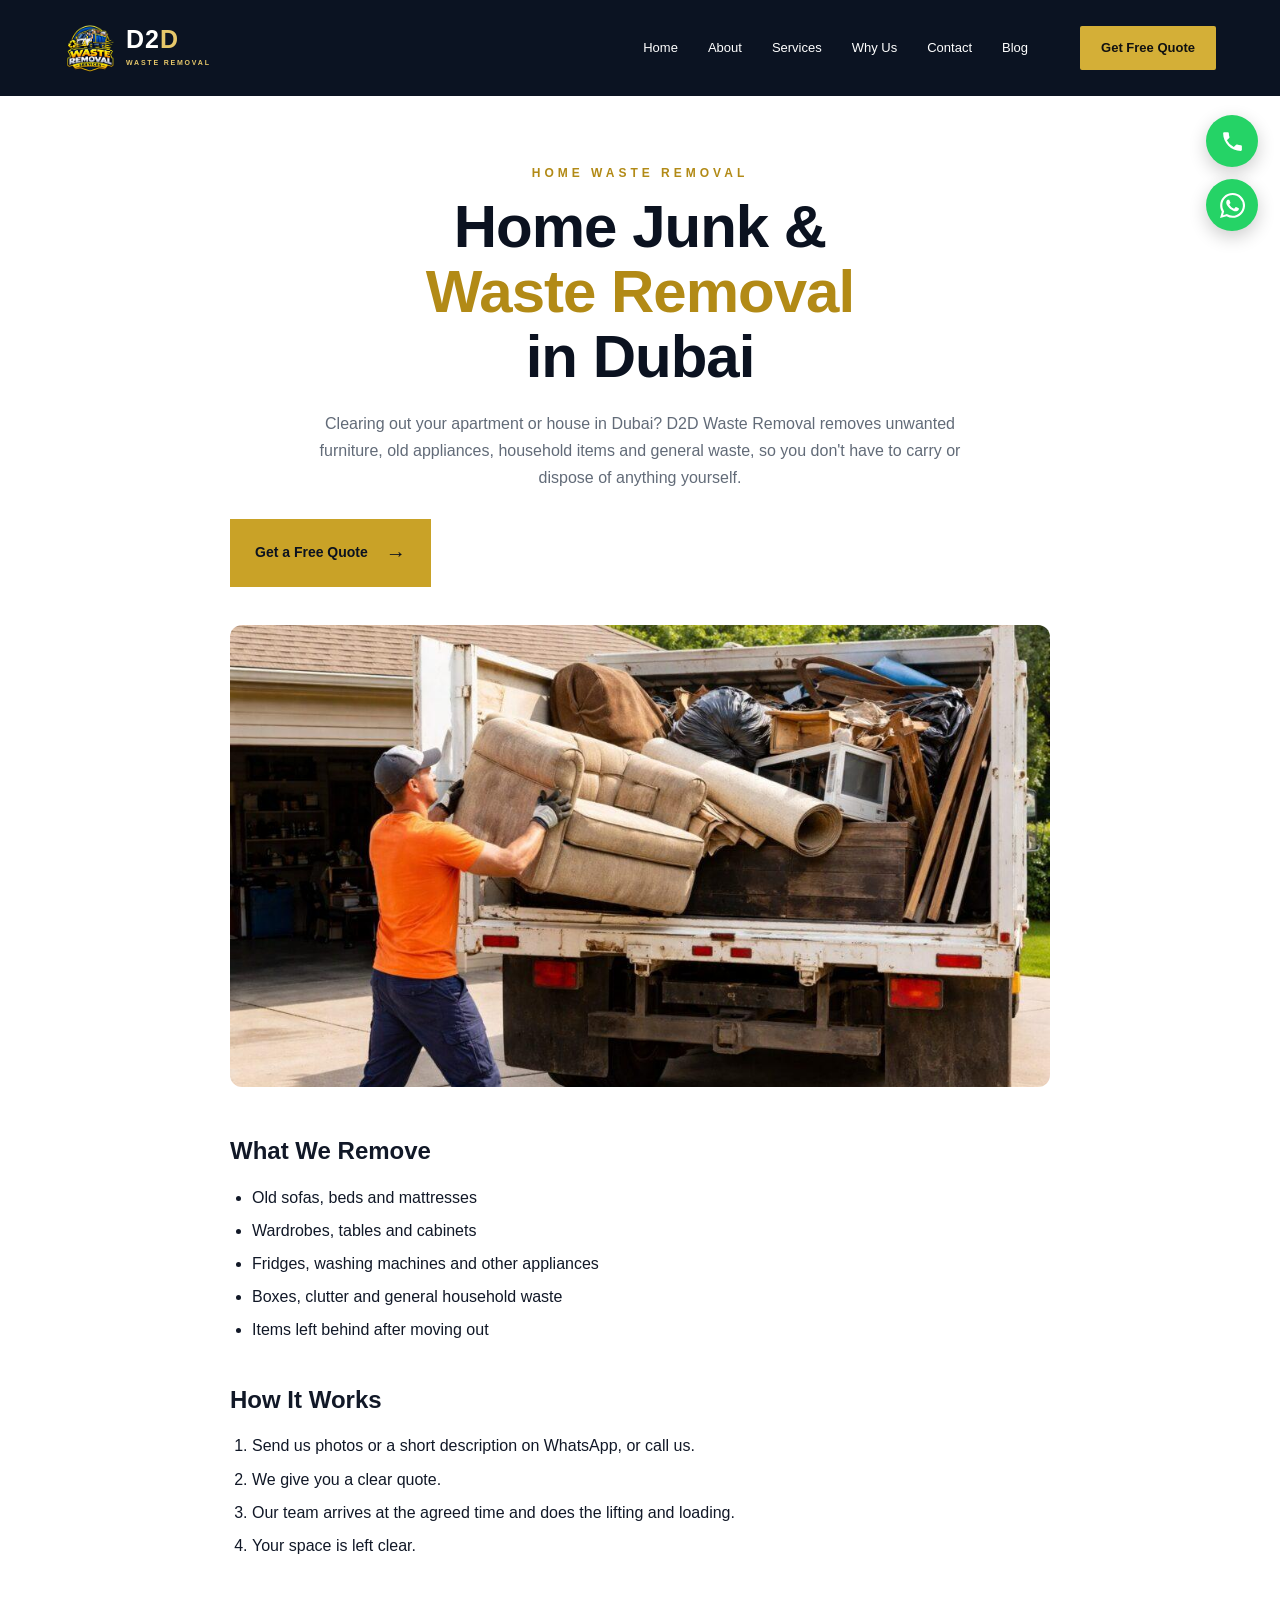
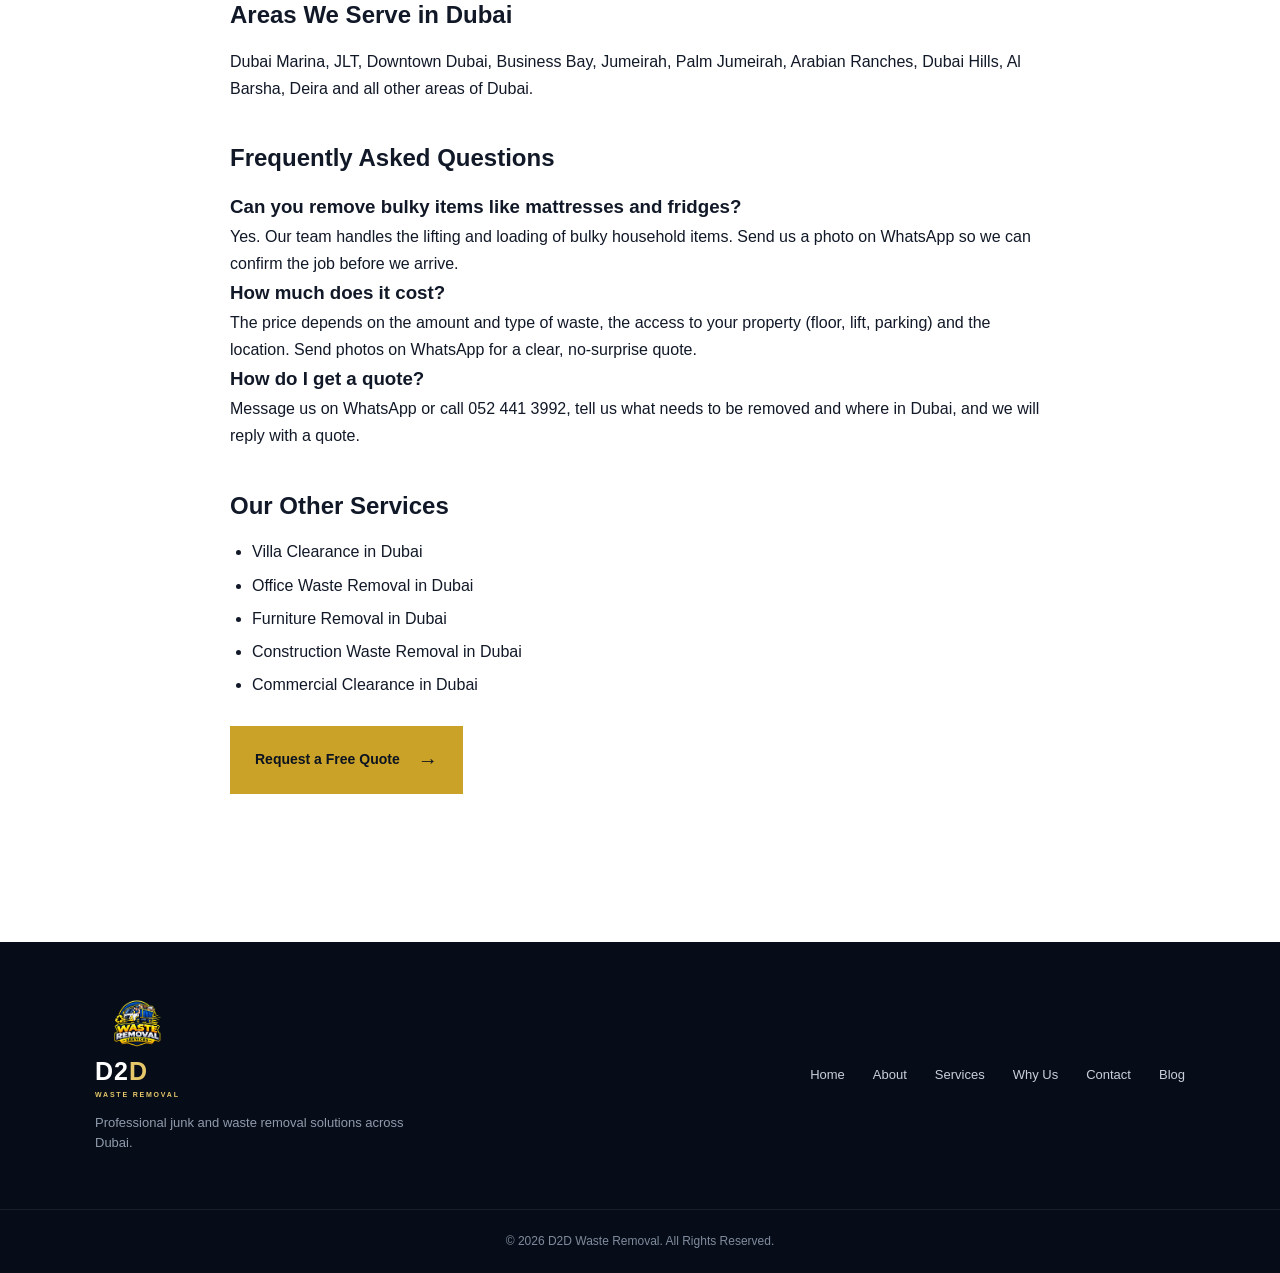
<file: home-waste-removal-dubai.html>
<!DOCTYPE html>
<html lang="en">

<head>
    <meta charset="UTF-8">
    <meta name="viewport" content="width=device-width, initial-scale=1.0">
    <title>Home Junk &amp; Waste Removal Dubai | D2D Waste Removal</title>
    <meta name="description" content="Home junk and waste removal in Dubai. We remove old furniture, appliances and household waste from apartments and houses. Get a free quote on WhatsApp.">
    <meta name="robots" content="index, follow">
    <link rel="canonical" href="https://www.uaejunkremovalservices.com/home-waste-removal-dubai.html">
    <meta property="og:type" content="website">
    <meta property="og:locale" content="en_AE">
    <meta property="og:site_name" content="D2D Waste Removal">
    <meta property="og:title" content="Home Junk &amp; Waste Removal Dubai | D2D Waste Removal">
    <meta property="og:description" content="Home junk and waste removal in Dubai. We remove old furniture, appliances and household waste from apartments and houses. Get a free quote on WhatsApp.">
    <meta property="og:url" content="https://www.uaejunkremovalservices.com/home-waste-removal-dubai.html">
    <meta property="og:image" content="https://www.uaejunkremovalservices.com/images/logo.png">
    <script type="application/ld+json">
{
  "@context": "https://schema.org",
  "@type": "Service",
  "name": "Home Waste Removal in Dubai",
  "serviceType": "Home Waste Removal",
  "description": "Home junk and waste removal in Dubai. We remove old furniture, appliances and household waste from apartments and houses. Get a free quote on WhatsApp.",
  "url": "https://www.uaejunkremovalservices.com/home-waste-removal-dubai.html",
  "provider": {
    "@type": "LocalBusiness",
    "name": "D2D Waste Removal",
    "url": "https://www.uaejunkremovalservices.com/",
    "telephone": "+971524413992"
  },
  "areaServed": {
    "@type": "City",
    "name": "Dubai"
  }
}
    </script>
    <style>
        .service-content{max-width:820px;margin:0 auto;line-height:1.7}
        .service-content h2{margin:36px 0 12px}
        .service-content ul,.service-content ol{padding-left:22px;margin:0 0 8px}
        .service-content li{margin-bottom:6px}
        .service-cta{display:flex;flex-wrap:wrap;gap:14px;margin:28px 0}
    </style>
    <link rel="stylesheet" href="style.css">
    <!-- Google tag (gtag.js) -->
    <script async src="https://www.googletagmanager.com/gtag/js?id=G-9QZGQPDDME"></script>
    <script>
      window.dataLayer = window.dataLayer || [];
      function gtag(){dataLayer.push(arguments);}
      gtag('js', new Date());
      gtag('config', 'G-9QZGQPDDME');
    </script>
</head>

<body>

<header class="navbar">
    <div class="container nav-container">
        <a href="/" class="logo">
            <img src="images/logo.png" alt="D2D Waste Removal Dubai logo">
            <div class="logo-text">
                <div class="logo-title"><span>D2</span><b>D</b></div>
                <small>WASTE REMOVAL</small>
            </div>
        </a>
        <nav class="nav-links">
            <a href="/">Home</a>
            <a href="about.html">About</a>
            <a href="services.html">Services</a>
            <a href="why-us.html">Why Us</a>
            <a href="contact.html">Contact</a>
            <a href="blog.html">Blog</a>
        </nav>
        <button class="mobile-menu-btn" aria-label="Open Menu" type="button">☰</button>
        <a href="contact.html" class="nav-btn">Get Free Quote</a>
    </div>
</header>

<div class="quick-buttons">
    <a href="tel:+971524413992" class="phone-btn" aria-label="Call D2D Waste Removal">
        <svg viewBox="0 0 24 24" aria-hidden="true"><path d="M6.62 10.79a15.05 15.05 0 0 0 6.59 6.59l2.2-2.2a1 1 0 0 1 1.02-.24c1.12.37 2.33.57 3.57.57a1 1 0 0 1 1 1V20a1 1 0 0 1-1 1C10.72 21 3 13.28 3 4a1 1 0 0 1 1-1h3.5a1 1 0 0 1 1 1c0 1.24.2 2.45.57 3.57a1 1 0 0 1-.25 1.02l-2.2 2.2z"/></svg>
    </a>
    <a href="https://wa.me/971524413992" target="_blank" rel="noopener" class="whatsapp-btn" aria-label="Chat on WhatsApp">
        <svg viewBox="0 0 24 24" aria-hidden="true"><path d="M20.52 3.48A11.83 11.83 0 0 0 12.08 0C5.5 0 .15 5.35.15 11.93c0 2.1.55 4.15 1.6 5.96L.05 24l6.25-1.64a11.9 11.9 0 0 0 5.78 1.48h.01c6.58 0 11.93-5.35 11.93-11.93 0-3.18-1.24-6.17-3.5-8.43zM12.09 21.86h-.01a9.9 9.9 0 0 1-5.04-1.38l-.36-.21-3.71.97.99-3.61-.23-.37a9.88 9.88 0 0 1-1.52-5.33C2.21 6.46 6.64 2.03 12.09 2.03c2.64 0 5.12 1.03 6.99 2.9a9.83 9.83 0 0 1 2.9 7c0 5.45-4.43 9.93-9.89 9.93zm5.43-7.44c-.3-.15-1.77-.87-2.04-.97-.27-.1-.47-.15-.67.15-.2.3-.77.97-.94 1.17-.17.2-.35.22-.65.07-.3-.15-1.27-.47-2.42-1.49-.9-.8-1.5-1.78-1.68-2.08-.17-.3-.02-.46.13-.61.14-.14.3-.35.45-.52.15-.17.2-.3.3-.5.1-.2.05-.37-.02-.52-.07-.15-.67-1.62-.92-2.22-.24-.58-.49-.5-.67-.51h-.57c-.2 0-.52.07-.79.37-.27.3-1.04 1.02-1.04 2.49s1.07 2.89 1.22 3.09c.15.2 2.1 3.2 5.09 4.49.71.31 1.27.49 1.7.63.72.23 1.37.2 1.89.12.58-.09 1.77-.72 2.02-1.42.25-.7.25-1.3.17-1.42-.07-.12-.27-.2-.57-.35z"/></svg>
    </a>
</div>

<main>
    <section class="services" style="padding-top: 70px;">
        <div class="container">

            <div class="section-heading center">
                <span>HOME WASTE REMOVAL</span>
                <h1>Home Junk &amp; <strong>Waste Removal</strong> in Dubai</h1>
                <p>Clearing out your apartment or house in Dubai? D2D Waste Removal removes unwanted furniture, old appliances, household items and general waste, so you don&#x27;t have to carry or dispose of anything yourself.</p>
            </div>

            <div class="service-content">

                <div class="service-cta">
                    <a href="contact.html" class="primary-btn">Get a Free Quote <span>→</span></a>
                    <a href="https://wa.me/971524413992?text=Hi%2C%20I%20need%20home%20waste%20removal%20in%20Dubai." target="_blank" rel="noopener" class="secondary-btn">WhatsApp Us</a>
                </div>

                <img src="/images/home-waste.jpg" alt="Waste removal team loading an old sofa onto a truck - home waste removal in Dubai" loading="lazy" style="width:100%;aspect-ratio:16/9;object-fit:cover;border-radius:12px;margin:10px 0 0;">
                <h2>What We Remove</h2>
                <ul>
            <li>Old sofas, beds and mattresses</li>
            <li>Wardrobes, tables and cabinets</li>
            <li>Fridges, washing machines and other appliances</li>
            <li>Boxes, clutter and general household waste</li>
            <li>Items left behind after moving out</li>
                </ul>

                <h2>How It Works</h2>
                <ol>
                    <li>Send us photos or a short description on WhatsApp, or call us.</li>
                    <li>We give you a clear quote.</li>
                    <li>Our team arrives at the agreed time and does the lifting and loading.</li>
                    <li>Your space is left clear.</li>
                </ol>

                <h2>Areas We Serve in Dubai</h2>
                <p>Dubai Marina, JLT, Downtown Dubai, Business Bay, Jumeirah, Palm Jumeirah, Arabian Ranches, Dubai Hills, Al Barsha, Deira and all other areas of Dubai.</p>

                <h2>Frequently Asked Questions</h2>
                <h3>Can you remove bulky items like mattresses and fridges?</h3>
                <p>Yes. Our team handles the lifting and loading of bulky household items. Send us a photo on WhatsApp so we can confirm the job before we arrive.</p>
                <h3>How much does it cost?</h3>
                <p>The price depends on the amount and type of waste, the access to your property (floor, lift, parking) and the location. Send photos on WhatsApp for a clear, no-surprise quote.</p>
                <h3>How do I get a quote?</h3>
                <p>Message us on WhatsApp or call 052 441 3992, tell us what needs to be removed and where in Dubai, and we will reply with a quote.</p>

                <h2>Our Other Services</h2>
                <ul>
                    <li><a href="villa-clearance-dubai.html">Villa Clearance in Dubai</a></li>
                    <li><a href="office-waste-removal-dubai.html">Office Waste Removal in Dubai</a></li>
                    <li><a href="furniture-removal-dubai.html">Furniture Removal in Dubai</a></li>
                    <li><a href="construction-waste-removal-dubai.html">Construction Waste Removal in Dubai</a></li>
                    <li><a href="commercial-clearance-dubai.html">Commercial Clearance in Dubai</a></li>
                </ul>

                <div class="service-cta">
                    <a href="contact.html" class="primary-btn">Request a Free Quote <span>→</span></a>
                </div>

            </div>

        </div>
    </section>
</main>

<footer class="footer">
    <div class="container footer-content">
        <div>
            <a href="/" class="logo">
                <img src="images/logo.png" alt="D2D Waste Removal Dubai logo">
                <div class="logo-text">
                    <div class="logo-title"><span>D2</span><b>D</b></div>
                    <small>WASTE REMOVAL</small>
                </div>
            </a>
            <p>Professional junk and waste removal solutions across Dubai.</p>
        </div>
        <div class="footer-links">
            <a href="/">Home</a>
            <a href="about.html">About</a>
            <a href="services.html">Services</a>
            <a href="why-us.html">Why Us</a>
            <a href="contact.html">Contact</a>
            <a href="blog.html">Blog</a>
        </div>
    </div>
    <div class="copyright">© 2026 D2D Waste Removal. All Rights Reserved.</div>
</footer>

<script src="script.js"></script>

</body>
</html>
</file>
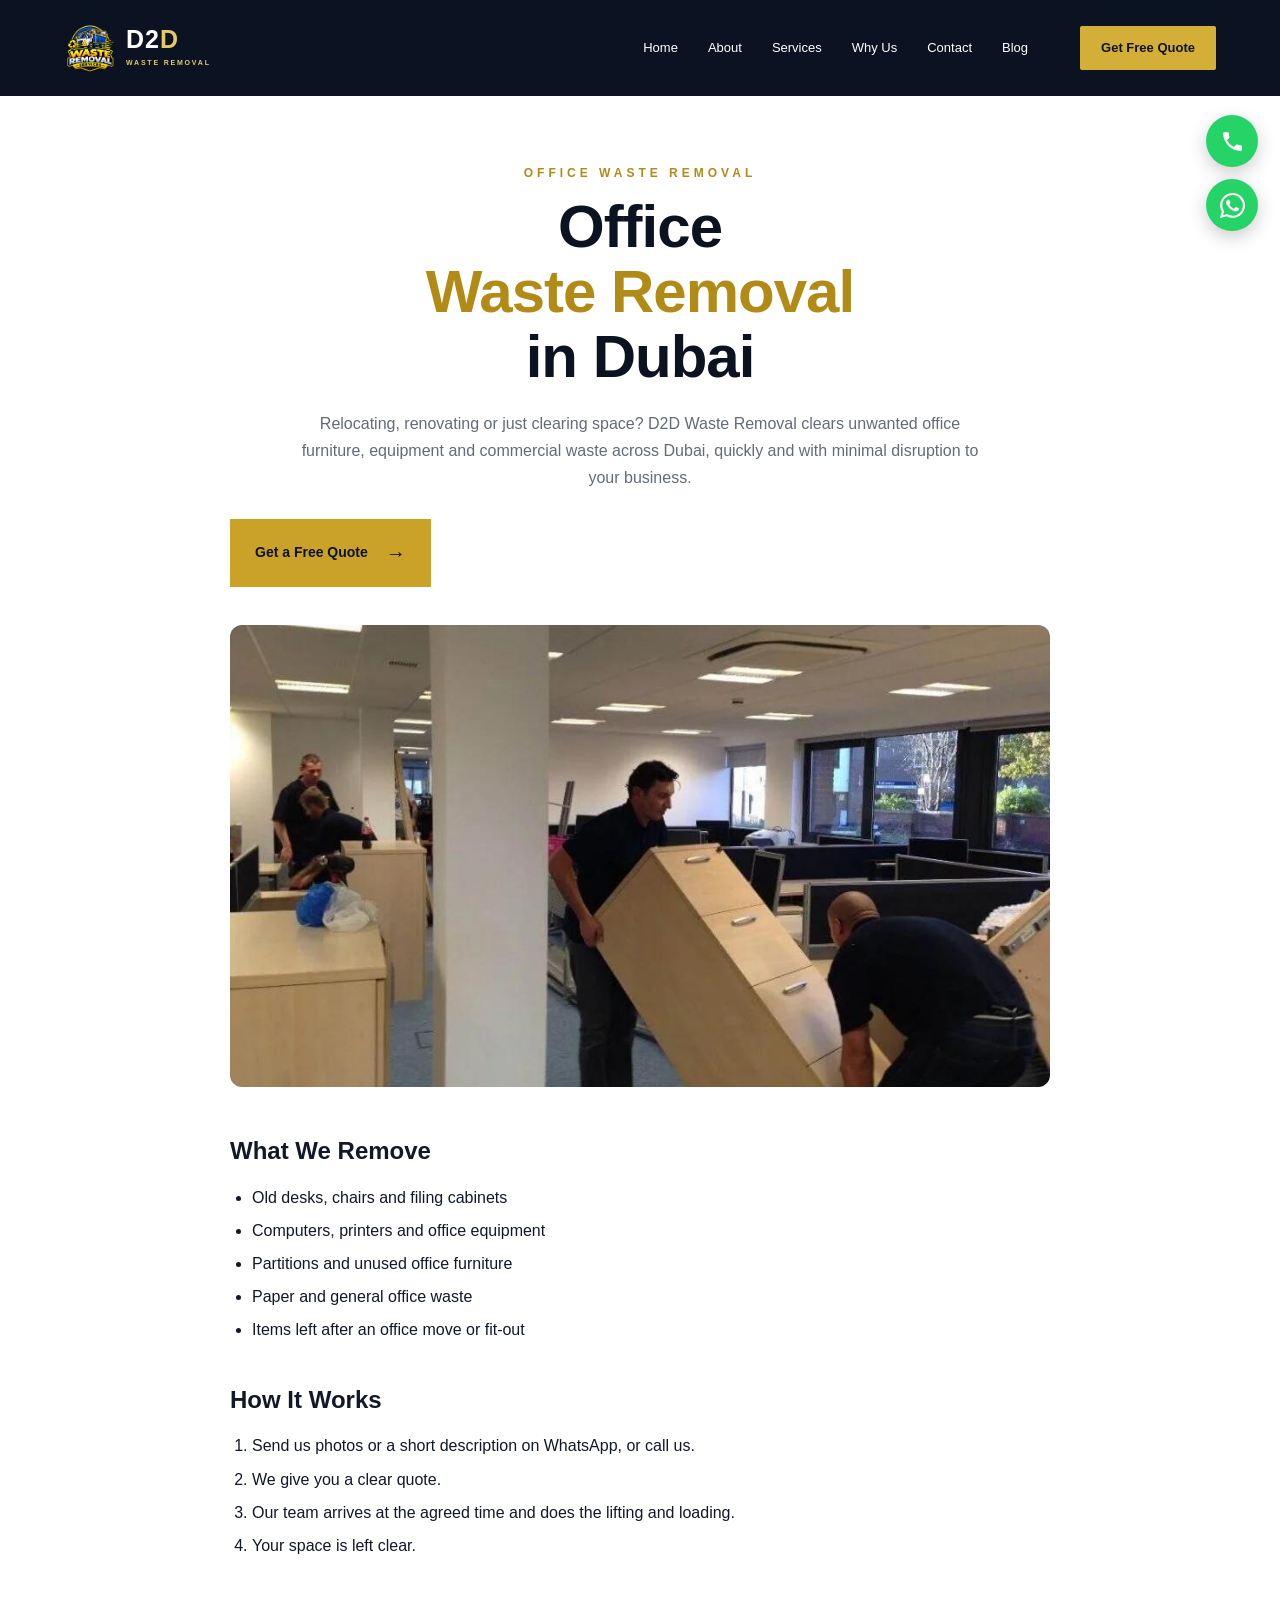
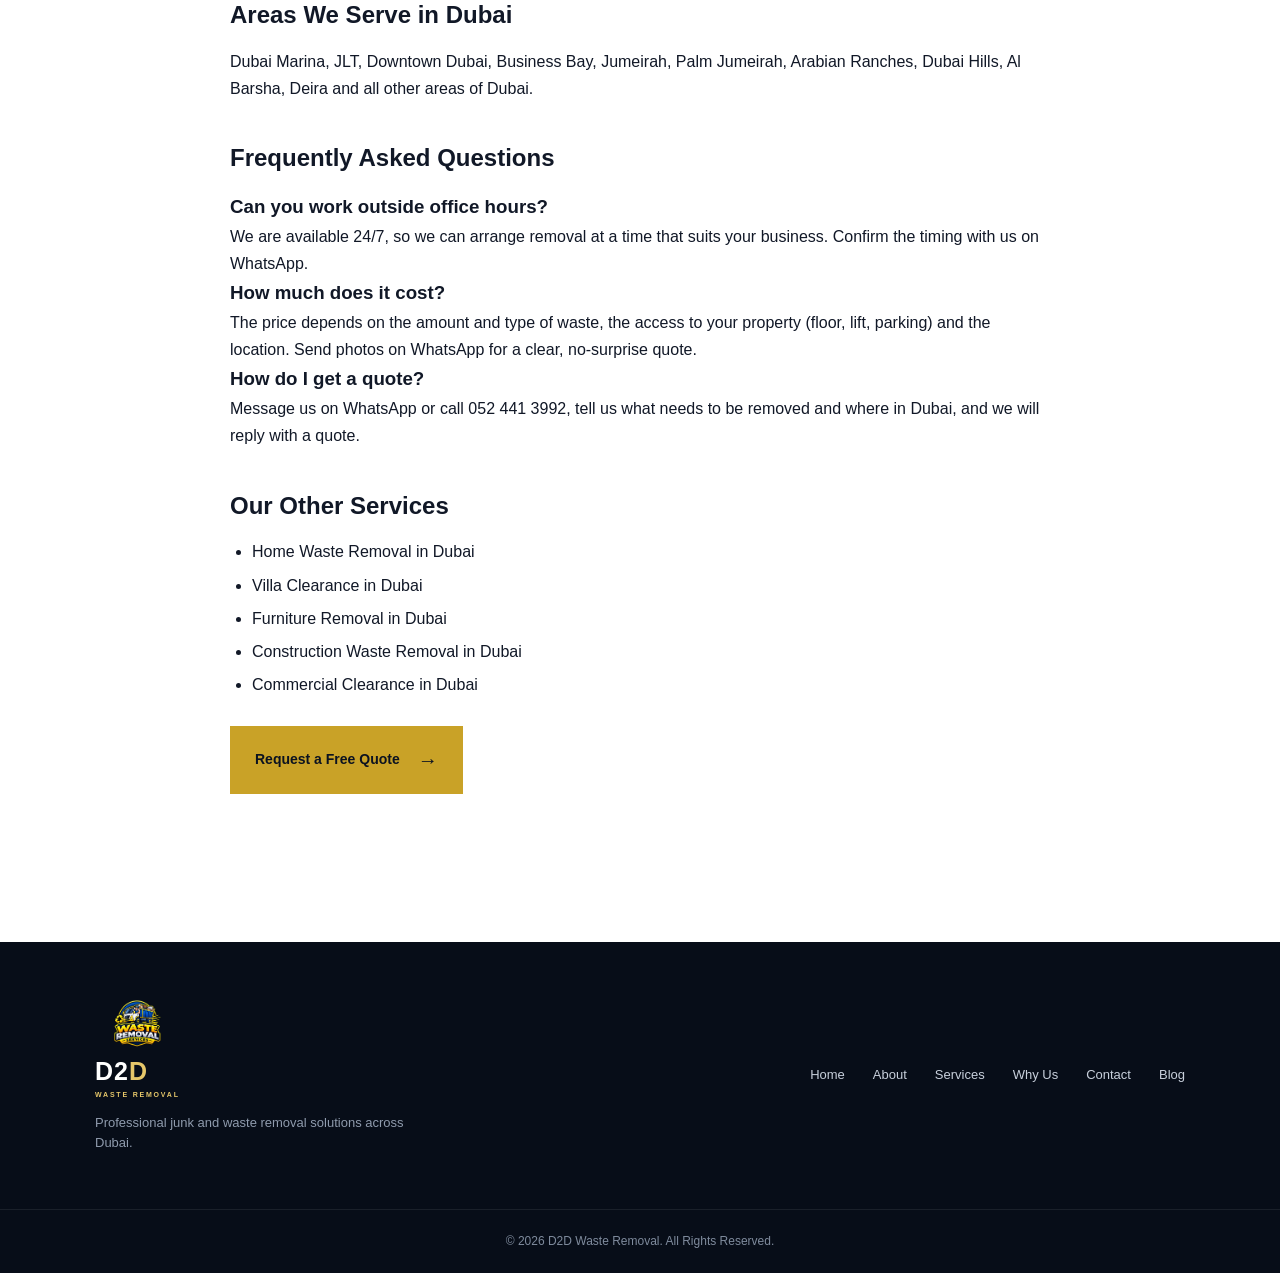
<file: office-waste-removal-dubai.html>
<!DOCTYPE html>
<html lang="en">

<head>
    <meta charset="UTF-8">
    <meta name="viewport" content="width=device-width, initial-scale=1.0">
    <title>Office Waste Removal Dubai | Office Clearance Services</title>
    <meta name="description" content="Office waste removal and clearance in Dubai. We remove old desks, chairs, equipment and commercial waste efficiently. Get a free quote on WhatsApp.">
    <meta name="robots" content="index, follow">
    <link rel="canonical" href="https://www.uaejunkremovalservices.com/office-waste-removal-dubai.html">
    <meta property="og:type" content="website">
    <meta property="og:locale" content="en_AE">
    <meta property="og:site_name" content="D2D Waste Removal">
    <meta property="og:title" content="Office Waste Removal Dubai | Office Clearance Services">
    <meta property="og:description" content="Office waste removal and clearance in Dubai. We remove old desks, chairs, equipment and commercial waste efficiently. Get a free quote on WhatsApp.">
    <meta property="og:url" content="https://www.uaejunkremovalservices.com/office-waste-removal-dubai.html">
    <meta property="og:image" content="https://www.uaejunkremovalservices.com/images/logo.png">
    <script type="application/ld+json">
{
  "@context": "https://schema.org",
  "@type": "Service",
  "name": "Office Waste Removal in Dubai",
  "serviceType": "Office Waste Removal",
  "description": "Office waste removal and clearance in Dubai. We remove old desks, chairs, equipment and commercial waste efficiently. Get a free quote on WhatsApp.",
  "url": "https://www.uaejunkremovalservices.com/office-waste-removal-dubai.html",
  "provider": {
    "@type": "LocalBusiness",
    "name": "D2D Waste Removal",
    "url": "https://www.uaejunkremovalservices.com/",
    "telephone": "+971524413992"
  },
  "areaServed": {
    "@type": "City",
    "name": "Dubai"
  }
}
    </script>
    <style>
        .service-content{max-width:820px;margin:0 auto;line-height:1.7}
        .service-content h2{margin:36px 0 12px}
        .service-content ul,.service-content ol{padding-left:22px;margin:0 0 8px}
        .service-content li{margin-bottom:6px}
        .service-cta{display:flex;flex-wrap:wrap;gap:14px;margin:28px 0}
    </style>
    <link rel="stylesheet" href="style.css">
    <!-- Google tag (gtag.js) -->
    <script async src="https://www.googletagmanager.com/gtag/js?id=G-9QZGQPDDME"></script>
    <script>
      window.dataLayer = window.dataLayer || [];
      function gtag(){dataLayer.push(arguments);}
      gtag('js', new Date());
      gtag('config', 'G-9QZGQPDDME');
    </script>
</head>

<body>

<header class="navbar">
    <div class="container nav-container">
        <a href="/" class="logo">
            <img src="images/logo.png" alt="D2D Waste Removal Dubai logo">
            <div class="logo-text">
                <div class="logo-title"><span>D2</span><b>D</b></div>
                <small>WASTE REMOVAL</small>
            </div>
        </a>
        <nav class="nav-links">
            <a href="/">Home</a>
            <a href="about.html">About</a>
            <a href="services.html">Services</a>
            <a href="why-us.html">Why Us</a>
            <a href="contact.html">Contact</a>
            <a href="blog.html">Blog</a>
        </nav>
        <button class="mobile-menu-btn" aria-label="Open Menu" type="button">☰</button>
        <a href="contact.html" class="nav-btn">Get Free Quote</a>
    </div>
</header>

<div class="quick-buttons">
    <a href="tel:+971524413992" class="phone-btn" aria-label="Call D2D Waste Removal">
        <svg viewBox="0 0 24 24" aria-hidden="true"><path d="M6.62 10.79a15.05 15.05 0 0 0 6.59 6.59l2.2-2.2a1 1 0 0 1 1.02-.24c1.12.37 2.33.57 3.57.57a1 1 0 0 1 1 1V20a1 1 0 0 1-1 1C10.72 21 3 13.28 3 4a1 1 0 0 1 1-1h3.5a1 1 0 0 1 1 1c0 1.24.2 2.45.57 3.57a1 1 0 0 1-.25 1.02l-2.2 2.2z"/></svg>
    </a>
    <a href="https://wa.me/971524413992" target="_blank" rel="noopener" class="whatsapp-btn" aria-label="Chat on WhatsApp">
        <svg viewBox="0 0 24 24" aria-hidden="true"><path d="M20.52 3.48A11.83 11.83 0 0 0 12.08 0C5.5 0 .15 5.35.15 11.93c0 2.1.55 4.15 1.6 5.96L.05 24l6.25-1.64a11.9 11.9 0 0 0 5.78 1.48h.01c6.58 0 11.93-5.35 11.93-11.93 0-3.18-1.24-6.17-3.5-8.43zM12.09 21.86h-.01a9.9 9.9 0 0 1-5.04-1.38l-.36-.21-3.71.97.99-3.61-.23-.37a9.88 9.88 0 0 1-1.52-5.33C2.21 6.46 6.64 2.03 12.09 2.03c2.64 0 5.12 1.03 6.99 2.9a9.83 9.83 0 0 1 2.9 7c0 5.45-4.43 9.93-9.89 9.93zm5.43-7.44c-.3-.15-1.77-.87-2.04-.97-.27-.1-.47-.15-.67.15-.2.3-.77.97-.94 1.17-.17.2-.35.22-.65.07-.3-.15-1.27-.47-2.42-1.49-.9-.8-1.5-1.78-1.68-2.08-.17-.3-.02-.46.13-.61.14-.14.3-.35.45-.52.15-.17.2-.3.3-.5.1-.2.05-.37-.02-.52-.07-.15-.67-1.62-.92-2.22-.24-.58-.49-.5-.67-.51h-.57c-.2 0-.52.07-.79.37-.27.3-1.04 1.02-1.04 2.49s1.07 2.89 1.22 3.09c.15.2 2.1 3.2 5.09 4.49.71.31 1.27.49 1.7.63.72.23 1.37.2 1.89.12.58-.09 1.77-.72 2.02-1.42.25-.7.25-1.3.17-1.42-.07-.12-.27-.2-.57-.35z"/></svg>
    </a>
</div>

<main>
    <section class="services" style="padding-top: 70px;">
        <div class="container">

            <div class="section-heading center">
                <span>OFFICE WASTE REMOVAL</span>
                <h1>Office <strong>Waste Removal</strong> in Dubai</h1>
                <p>Relocating, renovating or just clearing space? D2D Waste Removal clears unwanted office furniture, equipment and commercial waste across Dubai, quickly and with minimal disruption to your business.</p>
            </div>

            <div class="service-content">

                <div class="service-cta">
                    <a href="contact.html" class="primary-btn">Get a Free Quote <span>→</span></a>
                    <a href="https://wa.me/971524413992?text=Hi%2C%20I%20need%20office%20waste%20removal%20in%20Dubai." target="_blank" rel="noopener" class="secondary-btn">WhatsApp Us</a>
                </div>

                <img src="/images/office-waste.jpg" alt="Team moving office cabinets during an office clearance - office waste removal in Dubai" loading="lazy" style="width:100%;aspect-ratio:16/9;object-fit:cover;border-radius:12px;margin:10px 0 0;">
                <h2>What We Remove</h2>
                <ul>
            <li>Old desks, chairs and filing cabinets</li>
            <li>Computers, printers and office equipment</li>
            <li>Partitions and unused office furniture</li>
            <li>Paper and general office waste</li>
            <li>Items left after an office move or fit-out</li>
                </ul>

                <h2>How It Works</h2>
                <ol>
                    <li>Send us photos or a short description on WhatsApp, or call us.</li>
                    <li>We give you a clear quote.</li>
                    <li>Our team arrives at the agreed time and does the lifting and loading.</li>
                    <li>Your space is left clear.</li>
                </ol>

                <h2>Areas We Serve in Dubai</h2>
                <p>Dubai Marina, JLT, Downtown Dubai, Business Bay, Jumeirah, Palm Jumeirah, Arabian Ranches, Dubai Hills, Al Barsha, Deira and all other areas of Dubai.</p>

                <h2>Frequently Asked Questions</h2>
                <h3>Can you work outside office hours?</h3>
                <p>We are available 24/7, so we can arrange removal at a time that suits your business. Confirm the timing with us on WhatsApp.</p>
                <h3>How much does it cost?</h3>
                <p>The price depends on the amount and type of waste, the access to your property (floor, lift, parking) and the location. Send photos on WhatsApp for a clear, no-surprise quote.</p>
                <h3>How do I get a quote?</h3>
                <p>Message us on WhatsApp or call 052 441 3992, tell us what needs to be removed and where in Dubai, and we will reply with a quote.</p>

                <h2>Our Other Services</h2>
                <ul>
                    <li><a href="home-waste-removal-dubai.html">Home Waste Removal in Dubai</a></li>
                    <li><a href="villa-clearance-dubai.html">Villa Clearance in Dubai</a></li>
                    <li><a href="furniture-removal-dubai.html">Furniture Removal in Dubai</a></li>
                    <li><a href="construction-waste-removal-dubai.html">Construction Waste Removal in Dubai</a></li>
                    <li><a href="commercial-clearance-dubai.html">Commercial Clearance in Dubai</a></li>
                </ul>

                <div class="service-cta">
                    <a href="contact.html" class="primary-btn">Request a Free Quote <span>→</span></a>
                </div>

            </div>

        </div>
    </section>
</main>

<footer class="footer">
    <div class="container footer-content">
        <div>
            <a href="/" class="logo">
                <img src="images/logo.png" alt="D2D Waste Removal Dubai logo">
                <div class="logo-text">
                    <div class="logo-title"><span>D2</span><b>D</b></div>
                    <small>WASTE REMOVAL</small>
                </div>
            </a>
            <p>Professional junk and waste removal solutions across Dubai.</p>
        </div>
        <div class="footer-links">
            <a href="/">Home</a>
            <a href="about.html">About</a>
            <a href="services.html">Services</a>
            <a href="why-us.html">Why Us</a>
            <a href="contact.html">Contact</a>
            <a href="blog.html">Blog</a>
        </div>
    </div>
    <div class="copyright">© 2026 D2D Waste Removal. All Rights Reserved.</div>
</footer>

<script src="script.js"></script>

</body>
</html>
</file>
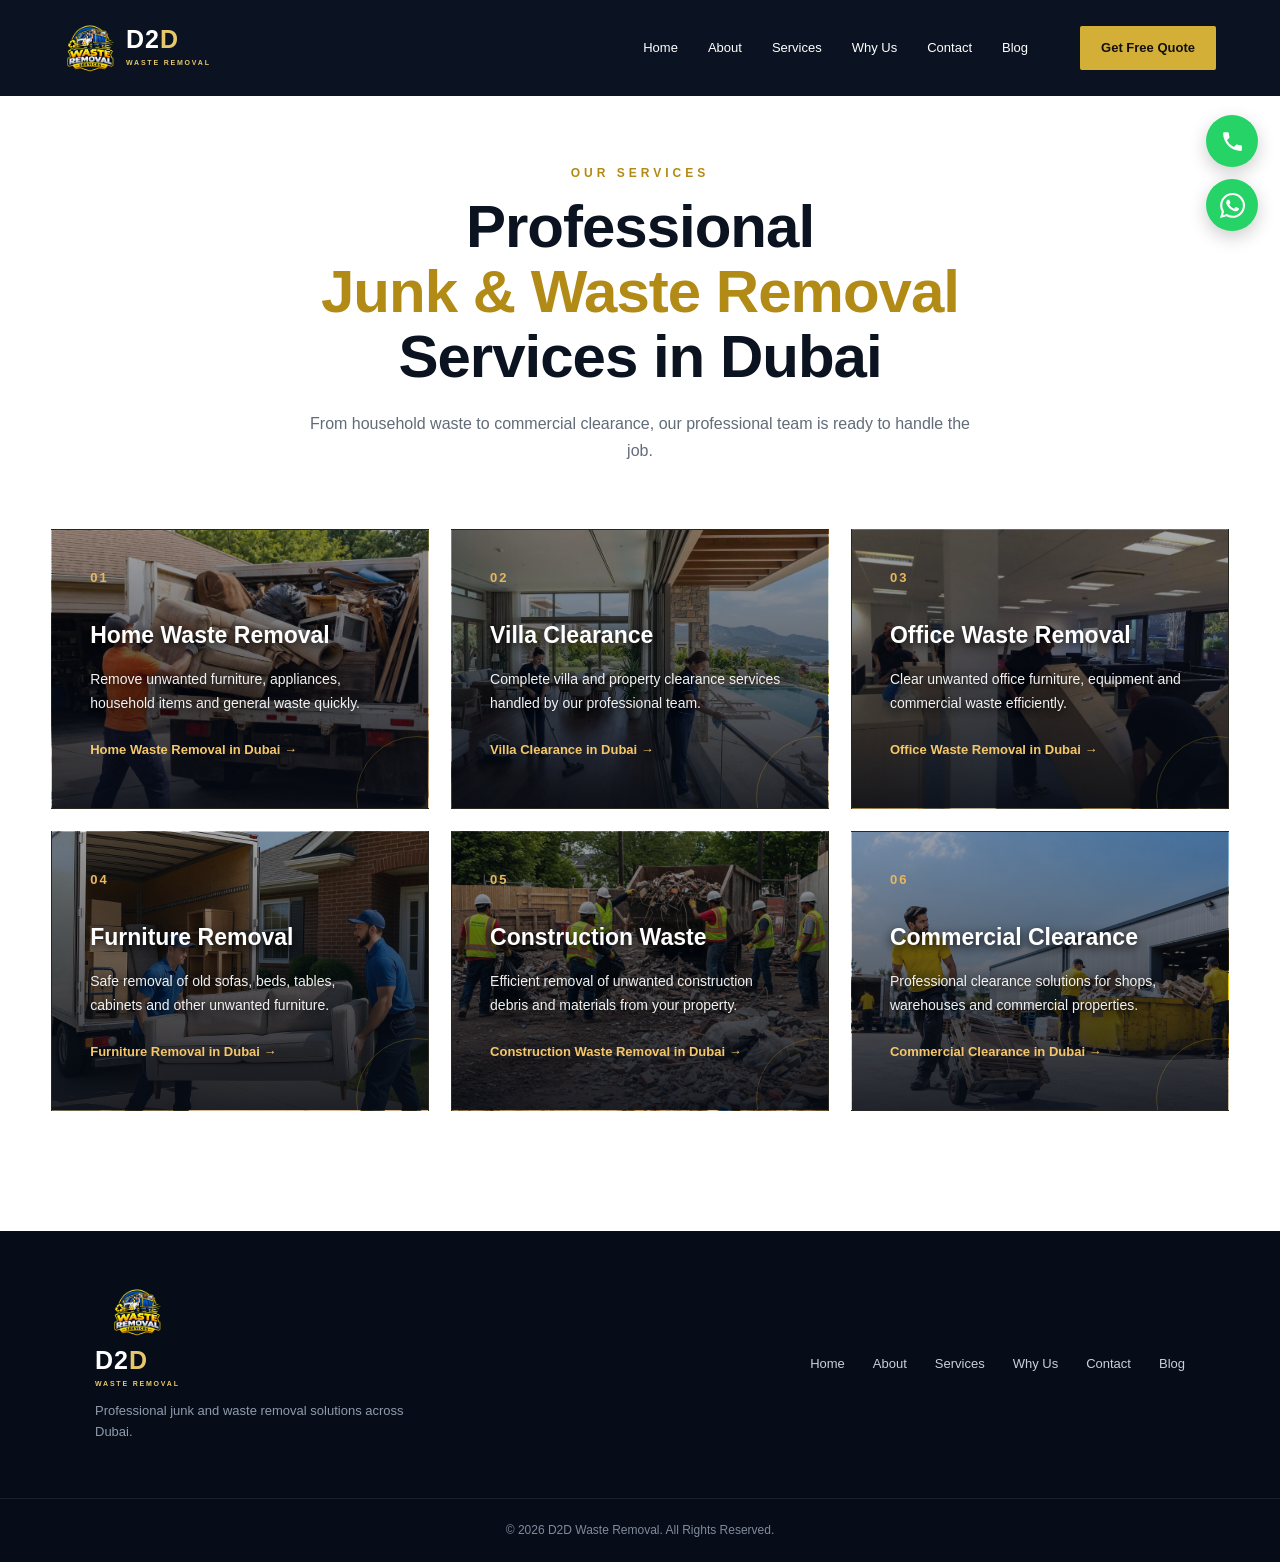
<file: services.html>
<!DOCTYPE html>
<html lang="en">

<head>
    <meta charset="UTF-8">
    <meta name="viewport" content="width=device-width, initial-scale=1.0">
    <title>Junk &amp; Waste Removal Services in Dubai | D2D Waste Removal</title>
    <meta name="description" content="Junk and waste removal services in Dubai: home, villa, office, furniture, construction and commercial clearance. Free quote from D2D Waste Removal.">
    <meta name="robots" content="index, follow">
    <link rel="canonical" href="https://www.uaejunkremovalservices.com/services.html">
    <meta property="og:type" content="website">
    <meta property="og:locale" content="en_AE">
    <meta property="og:site_name" content="D2D Waste Removal">
    <meta property="og:title" content="Junk &amp; Waste Removal Services in Dubai | D2D Waste Removal">
    <meta property="og:description" content="Junk and waste removal services in Dubai: home, villa, office, furniture, construction and commercial clearance. Free quote from D2D Waste Removal.">
    <meta property="og:url" content="https://www.uaejunkremovalservices.com/services.html">
    <meta property="og:image" content="https://www.uaejunkremovalservices.com/images/logo.png">
    <link rel="stylesheet" href="style.css">
<!-- Google tag (gtag.js) -->
<script async src="https://www.googletagmanager.com/gtag/js?id=G-9QZGQPDDME"></script>
<script>
  window.dataLayer = window.dataLayer || [];
  function gtag(){dataLayer.push(arguments);}
  gtag('js', new Date());
  gtag('config', 'G-9QZGQPDDME');
</script>
</head>

<body>

<header class="navbar">
    <div class="container nav-container">
        <a href="/" class="logo">
            <img src="images/logo.png" alt="D2D Waste Removal Dubai logo">
            <div class="logo-text">
                <div class="logo-title"><span>D2</span><b>D</b></div>
                <small>WASTE REMOVAL</small>
            </div>
        </a>
        <nav class="nav-links">
            <a href="/">Home</a>
            <a href="about.html">About</a>
            <a href="services.html">Services</a>
            <a href="why-us.html">Why Us</a>
            <a href="contact.html">Contact</a>
<a href="blog.html">Blog</a>
        </nav>
        <button class="mobile-menu-btn" aria-label="Open Menu" type="button">☰</button>
        <a href="contact.html" class="nav-btn">Get Free Quote</a>
    </div>
</header>

<div class="quick-buttons">
    <a href="tel:+971524413992" class="phone-btn" aria-label="Call D2D Waste Removal">
        <svg viewBox="0 0 24 24" aria-hidden="true"><path d="M6.62 10.79a15.05 15.05 0 0 0 6.59 6.59l2.2-2.2a1 1 0 0 1 1.02-.24c1.12.37 2.33.57 3.57.57a1 1 0 0 1 1 1V20a1 1 0 0 1-1 1C10.72 21 3 13.28 3 4a1 1 0 0 1 1-1h3.5a1 1 0 0 1 1 1c0 1.24.2 2.45.57 3.57a1 1 0 0 1-.25 1.02l-2.2 2.2z"/></svg>
    </a>
    <a href="https://wa.me/971524413992" target="_blank" rel="noopener" class="whatsapp-btn" aria-label="Chat on WhatsApp">
        <svg viewBox="0 0 24 24" aria-hidden="true"><path d="M20.52 3.48A11.83 11.83 0 0 0 12.08 0C5.5 0 .15 5.35.15 11.93c0 2.1.55 4.15 1.6 5.96L.05 24l6.25-1.64a11.9 11.9 0 0 0 5.78 1.48h.01c6.58 0 11.93-5.35 11.93-11.93 0-3.18-1.24-6.17-3.5-8.43zM12.09 21.86h-.01a9.9 9.9 0 0 1-5.04-1.38l-.36-.21-3.71.97.99-3.61-.23-.37a9.88 9.88 0 0 1-1.52-5.33C2.21 6.46 6.64 2.03 12.09 2.03c2.64 0 5.12 1.03 6.99 2.9a9.83 9.83 0 0 1 2.9 7c0 5.45-4.43 9.93-9.89 9.93zm5.43-7.44c-.3-.15-1.77-.87-2.04-.97-.27-.1-.47-.15-.67.15-.2.3-.77.97-.94 1.17-.17.2-.35.22-.65.07-.3-.15-1.27-.47-2.42-1.49-.9-.8-1.5-1.78-1.68-2.08-.17-.3-.02-.46.13-.61.14-.14.3-.35.45-.52.15-.17.2-.3.3-.5.1-.2.05-.37-.02-.52-.07-.15-.67-1.62-.92-2.22-.24-.58-.49-.5-.67-.51h-.57c-.2 0-.52.07-.79.37-.27.3-1.04 1.02-1.04 2.49s1.07 2.89 1.22 3.09c.15.2 2.1 3.2 5.09 4.49.71.31 1.27.49 1.7.63.72.23 1.37.2 1.89.12.58-.09 1.77-.72 2.02-1.42.25-.7.25-1.3.17-1.42-.07-.12-.27-.2-.57-.35z"/></svg>
    </a>
</div>

<main>
    <section class="services" style="padding-top: 70px;">
        <div class="container">

            <div class="section-heading center">
                <span>OUR SERVICES</span>
                <h1>Professional <strong>Junk &amp; Waste Removal</strong> Services in Dubai</h1>
                <p>From household waste to commercial clearance, our professional team is ready to handle the job.</p>
            </div>

            <div class="services-grid">

                <div class="service-card card-1">
                    <div class="service-number">01</div>
                    <h3>Home Waste Removal</h3>
                    <p>Remove unwanted furniture, appliances, household items and general waste quickly.</p>
                    <a href="home-waste-removal-dubai.html">Home Waste Removal in Dubai →</a>
                </div>

                <div class="service-card card-2">
                    <div class="service-number">02</div>
                    <h3>Villa Clearance</h3>
                    <p>Complete villa and property clearance services handled by our professional team.</p>
                    <a href="villa-clearance-dubai.html">Villa Clearance in Dubai →</a>
                </div>

                <div class="service-card card-3">
                    <div class="service-number">03</div>
                    <h3>Office Waste Removal</h3>
                    <p>Clear unwanted office furniture, equipment and commercial waste efficiently.</p>
                    <a href="office-waste-removal-dubai.html">Office Waste Removal in Dubai →</a>
                </div>

                <div class="service-card card-4">
                    <div class="service-number">04</div>
                    <h3>Furniture Removal</h3>
                    <p>Safe removal of old sofas, beds, tables, cabinets and other unwanted furniture.</p>
                    <a href="furniture-removal-dubai.html">Furniture Removal in Dubai →</a>
                </div>

                <div class="service-card card-5">
                    <div class="service-number">05</div>
                    <h3>Construction Waste</h3>
                    <p>Efficient removal of unwanted construction debris and materials from your property.</p>
                    <a href="construction-waste-removal-dubai.html">Construction Waste Removal in Dubai →</a>
                </div>

                <div class="service-card card-6">
                    <div class="service-number">06</div>
                    <h3>Commercial Clearance</h3>
                    <p>Professional clearance solutions for shops, warehouses and commercial properties.</p>
                    <a href="commercial-clearance-dubai.html">Commercial Clearance in Dubai →</a>
                </div>

            </div>

        </div>
    </section>
</main>

<footer class="footer">
    <div class="container footer-content">
        <div>
            <a href="/" class="logo">
                <img src="images/logo.png" alt="D2D Waste Removal Dubai logo">
                <div class="logo-text">
                    <div class="logo-title"><span>D2</span><b>D</b></div>
                    <small>WASTE REMOVAL</small>
                </div>
            </a>
            <p>Professional junk and waste removal solutions across Dubai.</p>
        </div>
        <div class="footer-links">
            <a href="/">Home</a>
            <a href="about.html">About</a>
            <a href="services.html">Services</a>
            <a href="why-us.html">Why Us</a>
            <a href="contact.html">Contact</a>
<a href="blog.html">Blog</a>
        </div>
    </div>
    <div class="copyright">© 2026 D2D Waste Removal. All Rights Reserved.</div>
</footer>

<script src="script.js"></script>

</body>
</html>
</file>
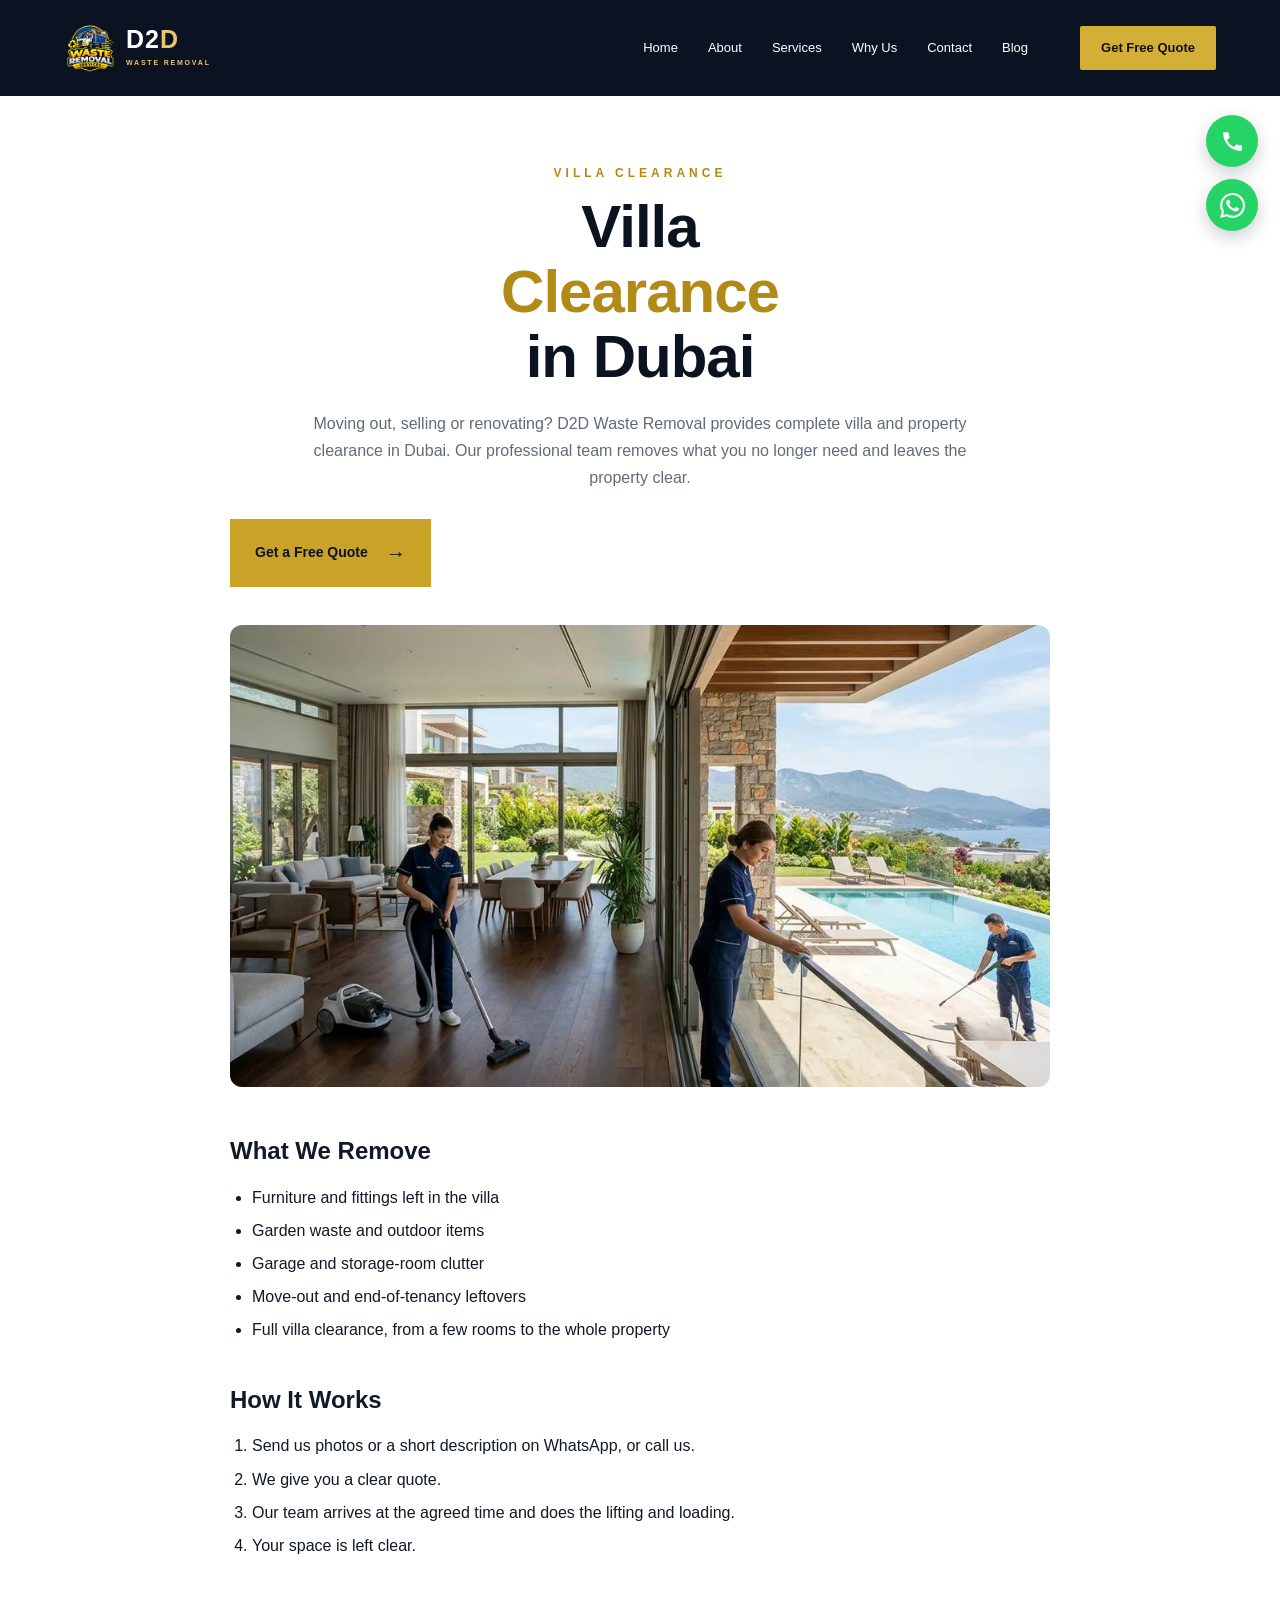
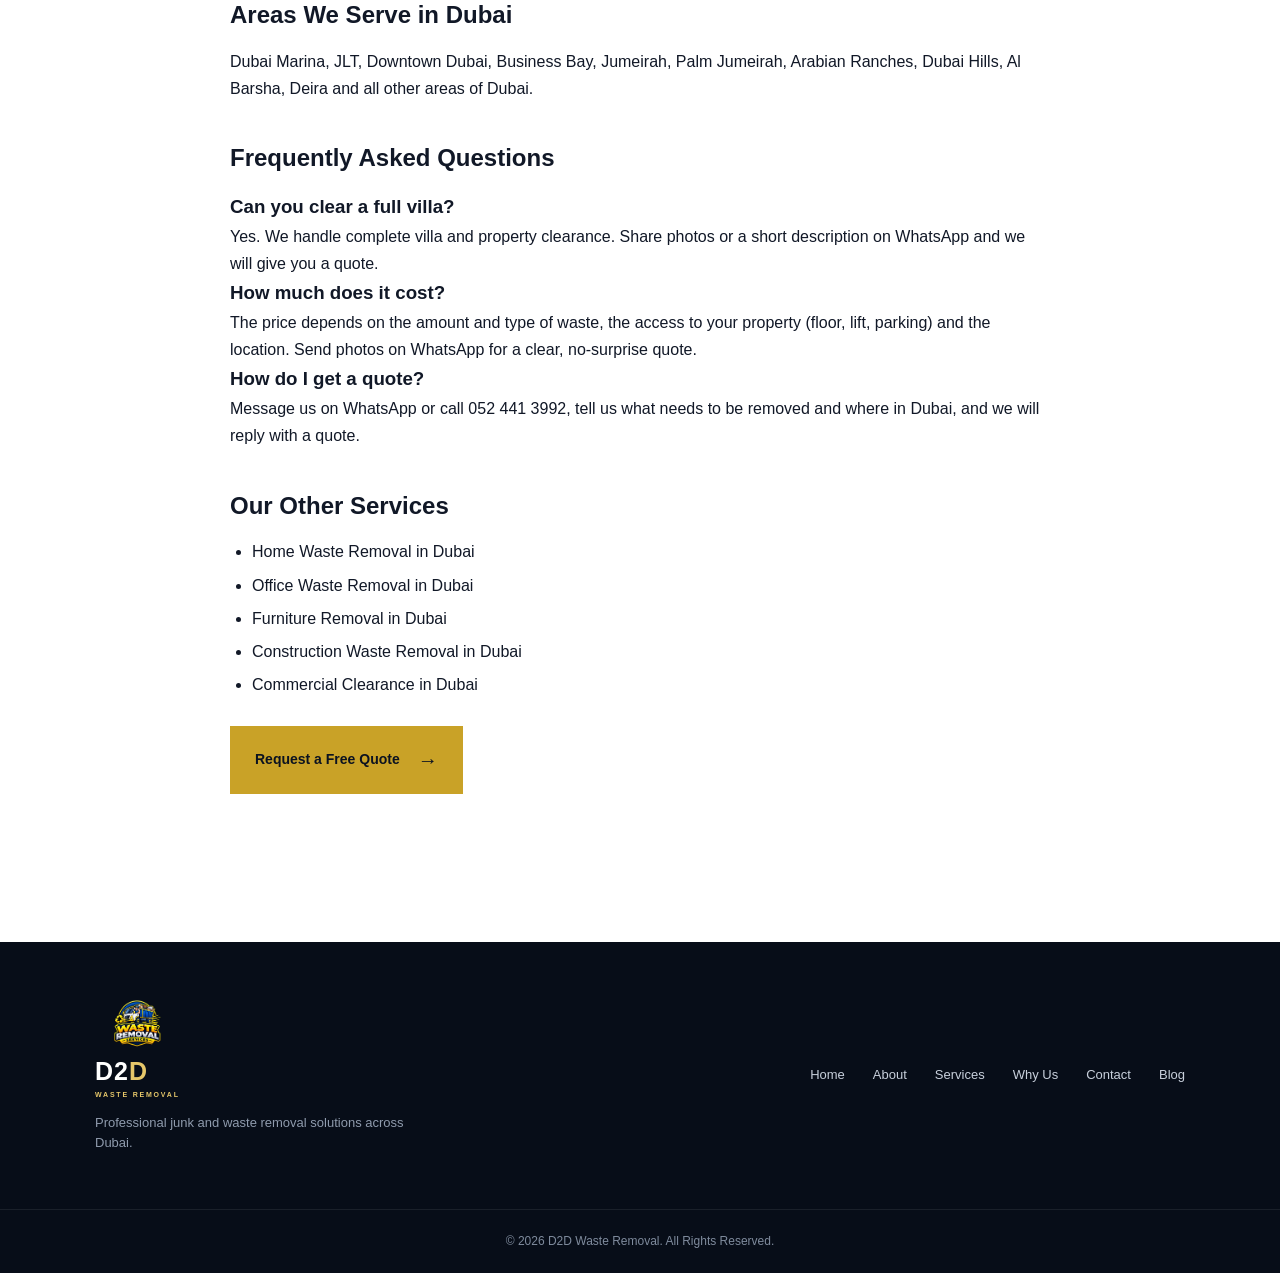
<file: villa-clearance-dubai.html>
<!DOCTYPE html>
<html lang="en">

<head>
    <meta charset="UTF-8">
    <meta name="viewport" content="width=device-width, initial-scale=1.0">
    <title>Villa Clearance Dubai | Villa Junk Removal Services</title>
    <meta name="description" content="Villa clearance and junk removal in Dubai. Our professional team clears furniture, garden waste and leftovers from your villa. Free quote on WhatsApp.">
    <meta name="robots" content="index, follow">
    <link rel="canonical" href="https://www.uaejunkremovalservices.com/villa-clearance-dubai.html">
    <meta property="og:type" content="website">
    <meta property="og:locale" content="en_AE">
    <meta property="og:site_name" content="D2D Waste Removal">
    <meta property="og:title" content="Villa Clearance Dubai | Villa Junk Removal Services">
    <meta property="og:description" content="Villa clearance and junk removal in Dubai. Our professional team clears furniture, garden waste and leftovers from your villa. Free quote on WhatsApp.">
    <meta property="og:url" content="https://www.uaejunkremovalservices.com/villa-clearance-dubai.html">
    <meta property="og:image" content="https://www.uaejunkremovalservices.com/images/logo.png">
    <script type="application/ld+json">
{
  "@context": "https://schema.org",
  "@type": "Service",
  "name": "Villa Clearance in Dubai",
  "serviceType": "Villa Clearance",
  "description": "Villa clearance and junk removal in Dubai. Our professional team clears furniture, garden waste and leftovers from your villa. Free quote on WhatsApp.",
  "url": "https://www.uaejunkremovalservices.com/villa-clearance-dubai.html",
  "provider": {
    "@type": "LocalBusiness",
    "name": "D2D Waste Removal",
    "url": "https://www.uaejunkremovalservices.com/",
    "telephone": "+971524413992"
  },
  "areaServed": {
    "@type": "City",
    "name": "Dubai"
  }
}
    </script>
    <style>
        .service-content{max-width:820px;margin:0 auto;line-height:1.7}
        .service-content h2{margin:36px 0 12px}
        .service-content ul,.service-content ol{padding-left:22px;margin:0 0 8px}
        .service-content li{margin-bottom:6px}
        .service-cta{display:flex;flex-wrap:wrap;gap:14px;margin:28px 0}
    </style>
    <link rel="stylesheet" href="style.css">
    <!-- Google tag (gtag.js) -->
    <script async src="https://www.googletagmanager.com/gtag/js?id=G-9QZGQPDDME"></script>
    <script>
      window.dataLayer = window.dataLayer || [];
      function gtag(){dataLayer.push(arguments);}
      gtag('js', new Date());
      gtag('config', 'G-9QZGQPDDME');
    </script>
</head>

<body>

<header class="navbar">
    <div class="container nav-container">
        <a href="/" class="logo">
            <img src="images/logo.png" alt="D2D Waste Removal Dubai logo">
            <div class="logo-text">
                <div class="logo-title"><span>D2</span><b>D</b></div>
                <small>WASTE REMOVAL</small>
            </div>
        </a>
        <nav class="nav-links">
            <a href="/">Home</a>
            <a href="about.html">About</a>
            <a href="services.html">Services</a>
            <a href="why-us.html">Why Us</a>
            <a href="contact.html">Contact</a>
            <a href="blog.html">Blog</a>
        </nav>
        <button class="mobile-menu-btn" aria-label="Open Menu" type="button">☰</button>
        <a href="contact.html" class="nav-btn">Get Free Quote</a>
    </div>
</header>

<div class="quick-buttons">
    <a href="tel:+971524413992" class="phone-btn" aria-label="Call D2D Waste Removal">
        <svg viewBox="0 0 24 24" aria-hidden="true"><path d="M6.62 10.79a15.05 15.05 0 0 0 6.59 6.59l2.2-2.2a1 1 0 0 1 1.02-.24c1.12.37 2.33.57 3.57.57a1 1 0 0 1 1 1V20a1 1 0 0 1-1 1C10.72 21 3 13.28 3 4a1 1 0 0 1 1-1h3.5a1 1 0 0 1 1 1c0 1.24.2 2.45.57 3.57a1 1 0 0 1-.25 1.02l-2.2 2.2z"/></svg>
    </a>
    <a href="https://wa.me/971524413992" target="_blank" rel="noopener" class="whatsapp-btn" aria-label="Chat on WhatsApp">
        <svg viewBox="0 0 24 24" aria-hidden="true"><path d="M20.52 3.48A11.83 11.83 0 0 0 12.08 0C5.5 0 .15 5.35.15 11.93c0 2.1.55 4.15 1.6 5.96L.05 24l6.25-1.64a11.9 11.9 0 0 0 5.78 1.48h.01c6.58 0 11.93-5.35 11.93-11.93 0-3.18-1.24-6.17-3.5-8.43zM12.09 21.86h-.01a9.9 9.9 0 0 1-5.04-1.38l-.36-.21-3.71.97.99-3.61-.23-.37a9.88 9.88 0 0 1-1.52-5.33C2.21 6.46 6.64 2.03 12.09 2.03c2.64 0 5.12 1.03 6.99 2.9a9.83 9.83 0 0 1 2.9 7c0 5.45-4.43 9.93-9.89 9.93zm5.43-7.44c-.3-.15-1.77-.87-2.04-.97-.27-.1-.47-.15-.67.15-.2.3-.77.97-.94 1.17-.17.2-.35.22-.65.07-.3-.15-1.27-.47-2.42-1.49-.9-.8-1.5-1.78-1.68-2.08-.17-.3-.02-.46.13-.61.14-.14.3-.35.45-.52.15-.17.2-.3.3-.5.1-.2.05-.37-.02-.52-.07-.15-.67-1.62-.92-2.22-.24-.58-.49-.5-.67-.51h-.57c-.2 0-.52.07-.79.37-.27.3-1.04 1.02-1.04 2.49s1.07 2.89 1.22 3.09c.15.2 2.1 3.2 5.09 4.49.71.31 1.27.49 1.7.63.72.23 1.37.2 1.89.12.58-.09 1.77-.72 2.02-1.42.25-.7.25-1.3.17-1.42-.07-.12-.27-.2-.57-.35z"/></svg>
    </a>
</div>

<main>
    <section class="services" style="padding-top: 70px;">
        <div class="container">

            <div class="section-heading center">
                <span>VILLA CLEARANCE</span>
                <h1>Villa <strong>Clearance</strong> in Dubai</h1>
                <p>Moving out, selling or renovating? D2D Waste Removal provides complete villa and property clearance in Dubai. Our professional team removes what you no longer need and leaves the property clear.</p>
            </div>

            <div class="service-content">

                <div class="service-cta">
                    <a href="contact.html" class="primary-btn">Get a Free Quote <span>→</span></a>
                    <a href="https://wa.me/971524413992?text=Hi%2C%20I%20need%20villa%20clearance%20in%20Dubai." target="_blank" rel="noopener" class="secondary-btn">WhatsApp Us</a>
                </div>

                <img src="/images/villa-clearance.jpg" alt="Villa clearance in Dubai" loading="lazy" style="width:100%;aspect-ratio:16/9;object-fit:cover;border-radius:12px;margin:10px 0 0;">
                <h2>What We Remove</h2>
                <ul>
            <li>Furniture and fittings left in the villa</li>
            <li>Garden waste and outdoor items</li>
            <li>Garage and storage-room clutter</li>
            <li>Move-out and end-of-tenancy leftovers</li>
            <li>Full villa clearance, from a few rooms to the whole property</li>
                </ul>

                <h2>How It Works</h2>
                <ol>
                    <li>Send us photos or a short description on WhatsApp, or call us.</li>
                    <li>We give you a clear quote.</li>
                    <li>Our team arrives at the agreed time and does the lifting and loading.</li>
                    <li>Your space is left clear.</li>
                </ol>

                <h2>Areas We Serve in Dubai</h2>
                <p>Dubai Marina, JLT, Downtown Dubai, Business Bay, Jumeirah, Palm Jumeirah, Arabian Ranches, Dubai Hills, Al Barsha, Deira and all other areas of Dubai.</p>

                <h2>Frequently Asked Questions</h2>
                <h3>Can you clear a full villa?</h3>
                <p>Yes. We handle complete villa and property clearance. Share photos or a short description on WhatsApp and we will give you a quote.</p>
                <h3>How much does it cost?</h3>
                <p>The price depends on the amount and type of waste, the access to your property (floor, lift, parking) and the location. Send photos on WhatsApp for a clear, no-surprise quote.</p>
                <h3>How do I get a quote?</h3>
                <p>Message us on WhatsApp or call 052 441 3992, tell us what needs to be removed and where in Dubai, and we will reply with a quote.</p>

                <h2>Our Other Services</h2>
                <ul>
                    <li><a href="home-waste-removal-dubai.html">Home Waste Removal in Dubai</a></li>
                    <li><a href="office-waste-removal-dubai.html">Office Waste Removal in Dubai</a></li>
                    <li><a href="furniture-removal-dubai.html">Furniture Removal in Dubai</a></li>
                    <li><a href="construction-waste-removal-dubai.html">Construction Waste Removal in Dubai</a></li>
                    <li><a href="commercial-clearance-dubai.html">Commercial Clearance in Dubai</a></li>
                </ul>

                <div class="service-cta">
                    <a href="contact.html" class="primary-btn">Request a Free Quote <span>→</span></a>
                </div>

            </div>

        </div>
    </section>
</main>

<footer class="footer">
    <div class="container footer-content">
        <div>
            <a href="/" class="logo">
                <img src="images/logo.png" alt="D2D Waste Removal Dubai logo">
                <div class="logo-text">
                    <div class="logo-title"><span>D2</span><b>D</b></div>
                    <small>WASTE REMOVAL</small>
                </div>
            </a>
            <p>Professional junk and waste removal solutions across Dubai.</p>
        </div>
        <div class="footer-links">
            <a href="/">Home</a>
            <a href="about.html">About</a>
            <a href="services.html">Services</a>
            <a href="why-us.html">Why Us</a>
            <a href="contact.html">Contact</a>
            <a href="blog.html">Blog</a>
        </div>
    </div>
    <div class="copyright">© 2026 D2D Waste Removal. All Rights Reserved.</div>
</footer>

<script src="script.js"></script>

</body>
</html>
</file>
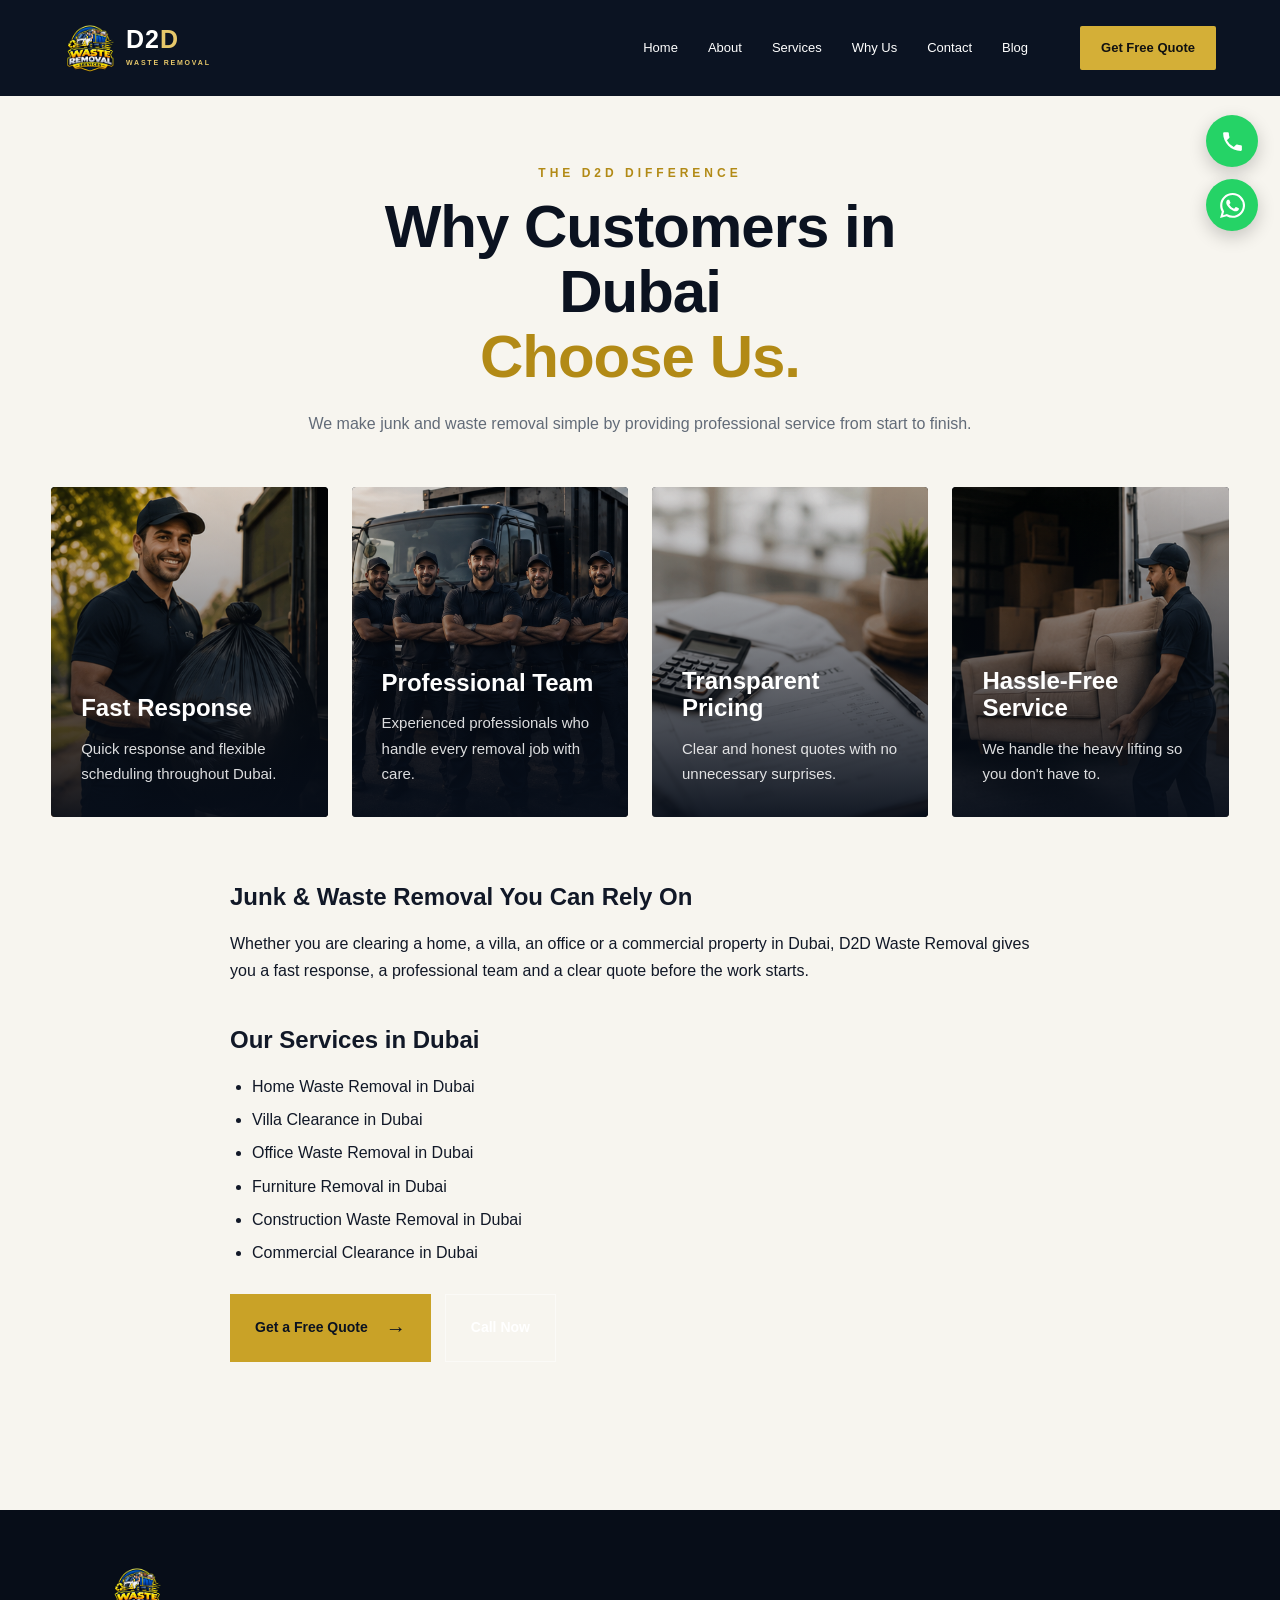
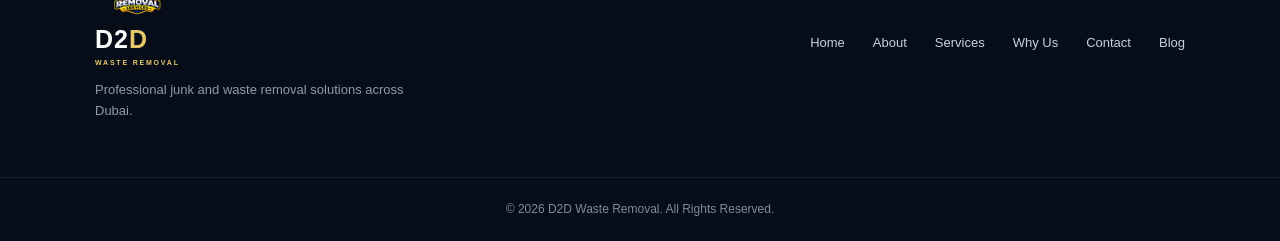
<file: why-us.html>
<!DOCTYPE html>
<html lang="en">

<head>
    <meta charset="UTF-8">
    <meta name="viewport" content="width=device-width, initial-scale=1.0">
    <title>Why Choose D2D Waste Removal | Junk Removal in Dubai</title>
    <meta name="description" content="See why customers in Dubai choose D2D Waste Removal: fast response, a professional team, transparent pricing and hassle-free junk removal.">
    <meta name="robots" content="index, follow">
    <link rel="canonical" href="https://www.uaejunkremovalservices.com/why-us.html">
    <meta property="og:type" content="website">
    <meta property="og:locale" content="en_AE">
    <meta property="og:site_name" content="D2D Waste Removal">
    <meta property="og:title" content="Why Choose D2D Waste Removal | Junk Removal in Dubai">
    <meta property="og:description" content="See why customers in Dubai choose D2D Waste Removal: fast response, a professional team, transparent pricing and hassle-free junk removal.">
    <meta property="og:url" content="https://www.uaejunkremovalservices.com/why-us.html">
    <meta property="og:image" content="https://www.uaejunkremovalservices.com/images/logo.png">
    <script type="application/ld+json">
{
  "@context": "https://schema.org",
  "@type": "WebPage",
  "name": "Why Choose D2D Waste Removal | Junk Removal in Dubai",
  "url": "https://www.uaejunkremovalservices.com/why-us.html",
  "about": {
    "@type": "LocalBusiness",
    "name": "D2D Waste Removal",
    "url": "https://www.uaejunkremovalservices.com/",
    "telephone": "+971524413992",
    "areaServed": {
      "@type": "City",
      "name": "Dubai"
    }
  }
}
    </script>
    <style>
        .service-content{max-width:820px;margin:0 auto;line-height:1.7}
        .service-content h2{margin:36px 0 12px}
        .service-content ul,.service-content ol{padding-left:22px;margin:0 0 8px}
        .service-content li{margin-bottom:6px}
        .service-cta{display:flex;flex-wrap:wrap;gap:14px;margin:28px 0}
    </style>
    <link rel="stylesheet" href="style.css">
<!-- Google tag (gtag.js) -->
<script async src="https://www.googletagmanager.com/gtag/js?id=G-9QZGQPDDME"></script>
<script>
  window.dataLayer = window.dataLayer || [];
  function gtag(){dataLayer.push(arguments);}
  gtag('js', new Date());
  gtag('config', 'G-9QZGQPDDME');
</script>
</head>

<body>

<header class="navbar">
    <div class="container nav-container">
        <a href="/" class="logo">
            <img src="images/logo.png" alt="D2D Waste Removal Dubai logo">
            <div class="logo-text">
                <div class="logo-title"><span>D2</span><b>D</b></div>
                <small>WASTE REMOVAL</small>
            </div>
        </a>
        <nav class="nav-links">
            <a href="/">Home</a>
            <a href="about.html">About</a>
            <a href="services.html">Services</a>
            <a href="why-us.html">Why Us</a>
            <a href="contact.html">Contact</a>
<a href="blog.html">Blog</a>
        </nav>
        <button class="mobile-menu-btn" aria-label="Open Menu" type="button">☰</button>
        <a href="contact.html" class="nav-btn">Get Free Quote</a>
    </div>
</header>

<div class="quick-buttons">
    <a href="tel:+971524413992" class="phone-btn" aria-label="Call D2D Waste Removal">
        <svg viewBox="0 0 24 24" aria-hidden="true"><path d="M6.62 10.79a15.05 15.05 0 0 0 6.59 6.59l2.2-2.2a1 1 0 0 1 1.02-.24c1.12.37 2.33.57 3.57.57a1 1 0 0 1 1 1V20a1 1 0 0 1-1 1C10.72 21 3 13.28 3 4a1 1 0 0 1 1-1h3.5a1 1 0 0 1 1 1c0 1.24.2 2.45.57 3.57a1 1 0 0 1-.25 1.02l-2.2 2.2z"/></svg>
    </a>
    <a href="https://wa.me/971524413992" target="_blank" rel="noopener" class="whatsapp-btn" aria-label="Chat on WhatsApp">
        <svg viewBox="0 0 24 24" aria-hidden="true"><path d="M20.52 3.48A11.83 11.83 0 0 0 12.08 0C5.5 0 .15 5.35.15 11.93c0 2.1.55 4.15 1.6 5.96L.05 24l6.25-1.64a11.9 11.9 0 0 0 5.78 1.48h.01c6.58 0 11.93-5.35 11.93-11.93 0-3.18-1.24-6.17-3.5-8.43zM12.09 21.86h-.01a9.9 9.9 0 0 1-5.04-1.38l-.36-.21-3.71.97.99-3.61-.23-.37a9.88 9.88 0 0 1-1.52-5.33C2.21 6.46 6.64 2.03 12.09 2.03c2.64 0 5.12 1.03 6.99 2.9a9.83 9.83 0 0 1 2.9 7c0 5.45-4.43 9.93-9.89 9.93zm5.43-7.44c-.3-.15-1.77-.87-2.04-.97-.27-.1-.47-.15-.67.15-.2.3-.77.97-.94 1.17-.17.2-.35.22-.65.07-.3-.15-1.27-.47-2.42-1.49-.9-.8-1.5-1.78-1.68-2.08-.17-.3-.02-.46.13-.61.14-.14.3-.35.45-.52.15-.17.2-.3.3-.5.1-.2.05-.37-.02-.52-.07-.15-.67-1.62-.92-2.22-.24-.58-.49-.5-.67-.51h-.57c-.2 0-.52.07-.79.37-.27.3-1.04 1.02-1.04 2.49s1.07 2.89 1.22 3.09c.15.2 2.1 3.2 5.09 4.49.71.31 1.27.49 1.7.63.72.23 1.37.2 1.89.12.58-.09 1.77-.72 2.02-1.42.25-.7.25-1.3.17-1.42-.07-.12-.27-.2-.57-.35z"/></svg>
    </a>
</div>

<main>

    <section class="why-us" style="padding-top: 70px;">

        <div class="container">

            <div class="section-heading center">

                <span>THE D2D DIFFERENCE</span>

                <h1>
                    Why Customers in Dubai
                    <strong>Choose Us.</strong>
                </h1>

                <p>
                    We make junk and waste removal simple by providing
                    professional service from start to finish.
                </p>

            </div>

            <div class="why-grid">

                <article class="why-card">
                    <img src="images/fast-response.jpg" alt="Fast waste removal response in Dubai" loading="lazy">
                    <div class="why-card-content">
                        <h3>Fast Response</h3>
                        <p>Quick response and flexible scheduling throughout Dubai.</p>
                    </div>
                </article>

                <article class="why-card">
                    <img src="images/why-professional-team.jpg" alt="Professional waste removal team in Dubai" loading="lazy">
                    <div class="why-card-content">
                        <h3>Professional Team</h3>
                        <p>Experienced professionals who handle every removal job with care.</p>
                    </div>
                </article>

                <article class="why-card">
                    <img src="images/transparent-pricing.jpg" alt="Transparent junk removal pricing in Dubai" loading="lazy">
                    <div class="why-card-content">
                        <h3>Transparent Pricing</h3>
                        <p>Clear and honest quotes with no unnecessary surprises.</p>
                    </div>
                </article>

                <article class="why-card">
                    <img src="images/hassle-free-service.jpg" alt="Hassle-free waste removal service in Dubai" loading="lazy">
                    <div class="why-card-content">
                        <h3>Hassle-Free Service</h3>
                        <p>We handle the heavy lifting so you don&#x27;t have to.</p>
                    </div>
                </article>

            </div>

            <div class="service-content" style="margin-top: 60px;">

                <h2>Junk &amp; Waste Removal You Can Rely On</h2>
                <p>
                    Whether you are clearing a home, a villa, an office or a commercial
                    property in Dubai, D2D Waste Removal gives you a fast response, a
                    professional team and a clear quote before the work starts.
                </p>

                <h2>Our Services in Dubai</h2>
                <ul>
                    <li><a href="home-waste-removal-dubai.html">Home Waste Removal in Dubai</a></li>
                    <li><a href="villa-clearance-dubai.html">Villa Clearance in Dubai</a></li>
                    <li><a href="office-waste-removal-dubai.html">Office Waste Removal in Dubai</a></li>
                    <li><a href="furniture-removal-dubai.html">Furniture Removal in Dubai</a></li>
                    <li><a href="construction-waste-removal-dubai.html">Construction Waste Removal in Dubai</a></li>
                    <li><a href="commercial-clearance-dubai.html">Commercial Clearance in Dubai</a></li>
                </ul>

                <div class="service-cta">
                    <a href="contact.html" class="primary-btn">Get a Free Quote <span>→</span></a>
                    <a href="tel:+971524413992" class="secondary-btn">Call Now</a>
                </div>

            </div>

        </div>

    </section>

</main>

<footer class="footer">
    <div class="container footer-content">
        <div>
            <a href="/" class="logo">
                <img src="images/logo.png" alt="D2D Waste Removal Dubai logo">
                <div class="logo-text">
                    <div class="logo-title"><span>D2</span><b>D</b></div>
                    <small>WASTE REMOVAL</small>
                </div>
            </a>
            <p>Professional junk and waste removal solutions across Dubai.</p>
        </div>
        <div class="footer-links">
            <a href="/">Home</a>
            <a href="about.html">About</a>
            <a href="services.html">Services</a>
            <a href="why-us.html">Why Us</a>
            <a href="contact.html">Contact</a>
<a href="blog.html">Blog</a>
        </div>
    </div>
    <div class="copyright">© 2026 D2D Waste Removal. All Rights Reserved.</div>
</footer>

<script src="script.js"></script>

</body>
</html>
</file>
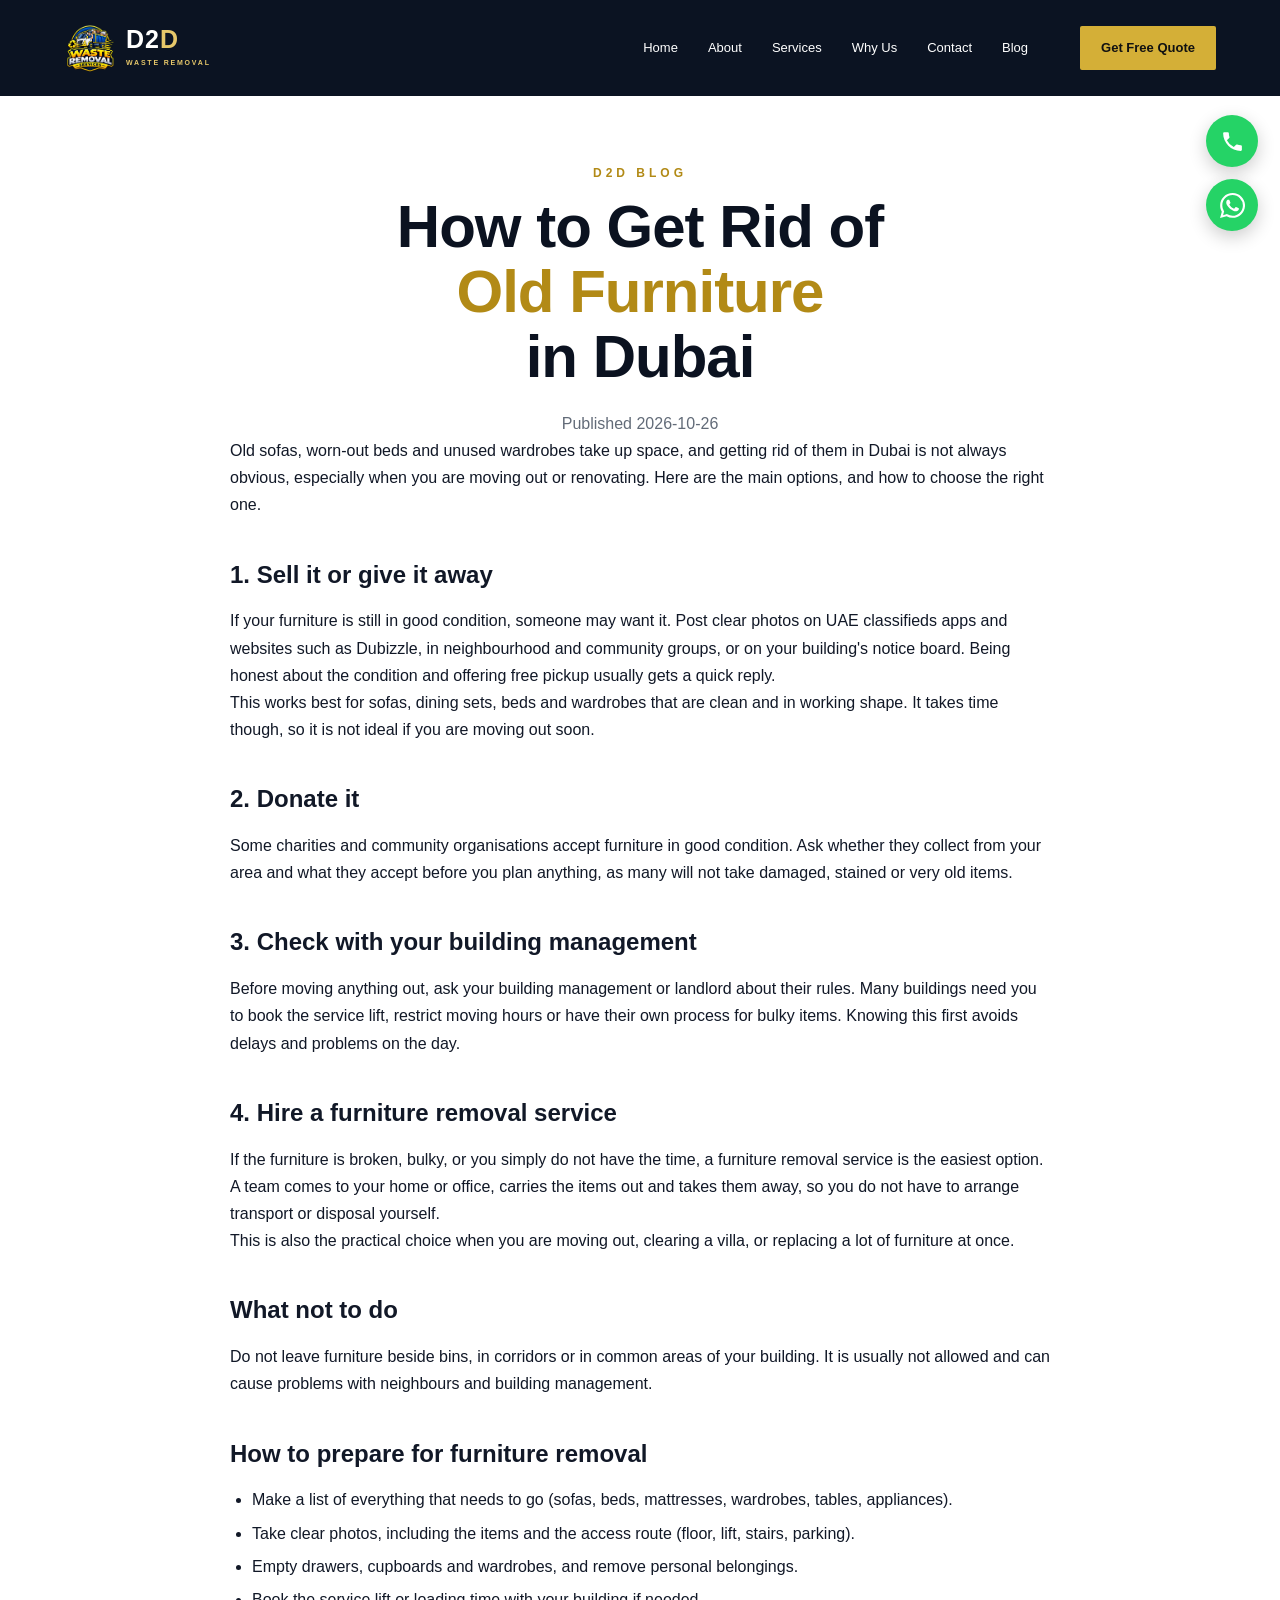
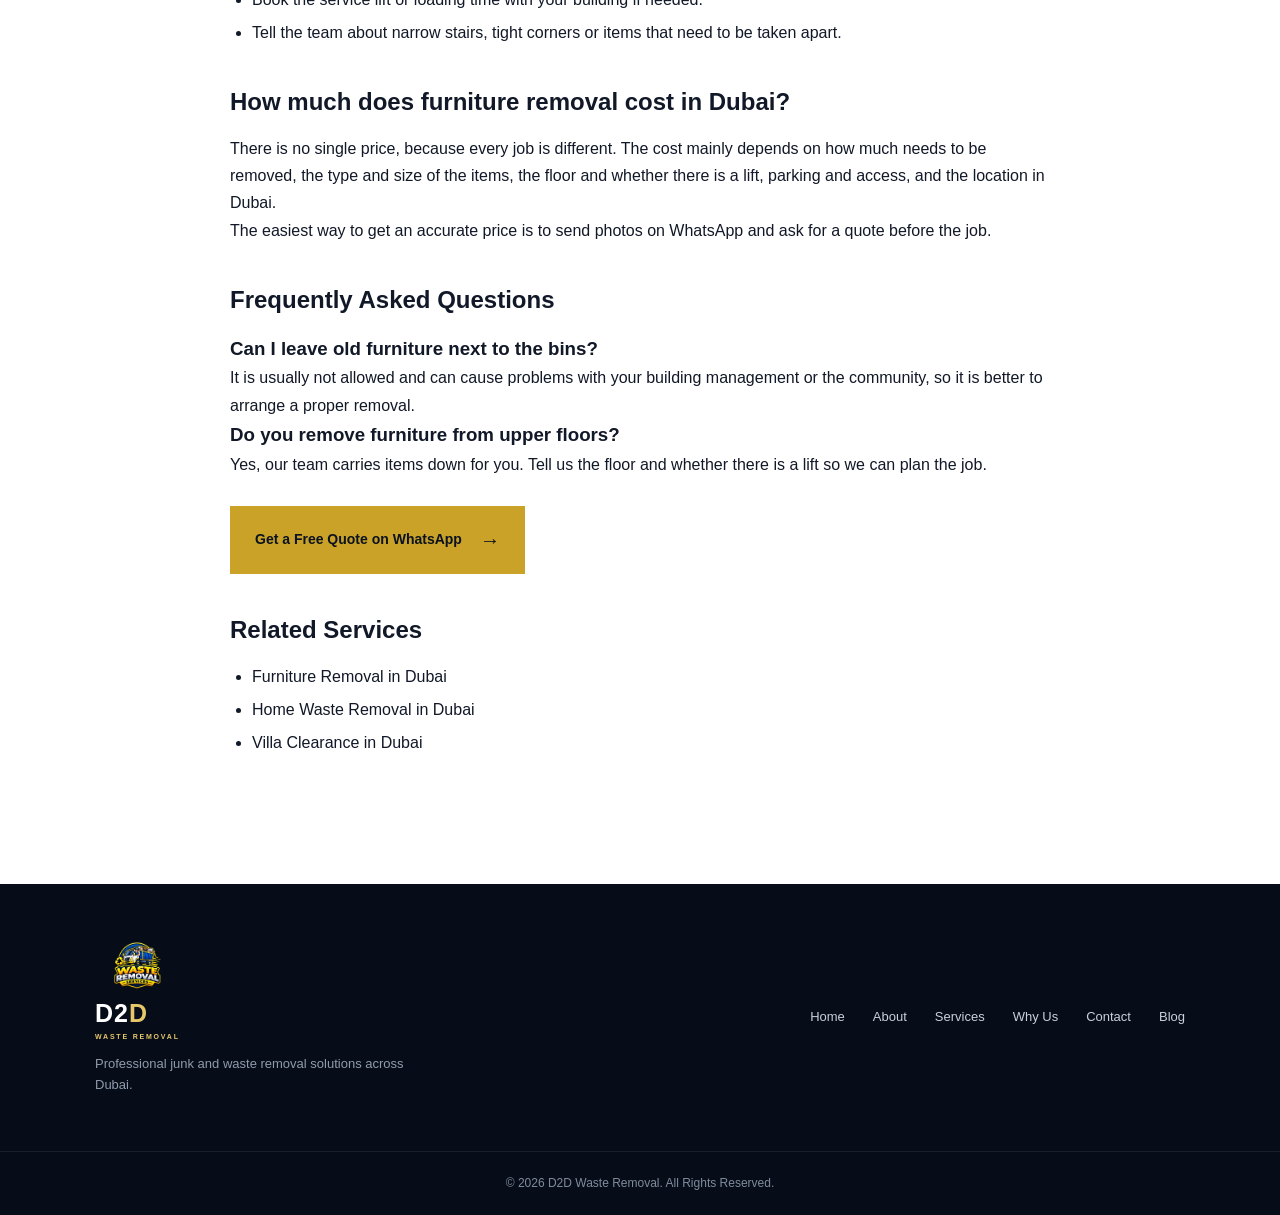
<file: blog/how-to-dispose-old-furniture-dubai.html>
<!DOCTYPE html>
<html lang="en">

<head>
    <meta charset="UTF-8">
    <meta name="viewport" content="width=device-width, initial-scale=1.0">
    <title>How to Get Rid of Old Furniture in Dubai (Easy Guide)</title>
    <meta name="description" content="Wondering how to get rid of old furniture in Dubai? Compare selling, donating, building help and furniture removal, plus a simple prep checklist.">
    <meta name="robots" content="index, follow">
    <link rel="canonical" href="https://www.uaejunkremovalservices.com/blog/how-to-dispose-old-furniture-dubai.html">
    <meta property="og:type" content="website">
    <meta property="og:locale" content="en_AE">
    <meta property="og:site_name" content="D2D Waste Removal">
    <meta property="og:title" content="How to Get Rid of Old Furniture in Dubai (Easy Guide)">
    <meta property="og:description" content="Wondering how to get rid of old furniture in Dubai? Compare selling, donating, building help and furniture removal, plus a simple prep checklist.">
    <meta property="og:url" content="https://www.uaejunkremovalservices.com/blog/how-to-dispose-old-furniture-dubai.html">
    <meta property="og:image" content="https://www.uaejunkremovalservices.com/images/logo.png">
    <script type="application/ld+json">
{
  "@context": "https://schema.org",
  "@type": "Article",
  "headline": "How to Get Rid of Old Furniture in Dubai (Easy Guide)",
  "description": "Wondering how to get rid of old furniture in Dubai? Compare selling, donating, building help and furniture removal, plus a simple prep checklist.",
  "datePublished": "2026-10-26",
  "dateModified": "2026-10-26",
  "image": "https://www.uaejunkremovalservices.com/images/logo.png",
  "author": {
    "@type": "Organization",
    "name": "D2D Waste Removal",
    "url": "https://www.uaejunkremovalservices.com/"
  },
  "publisher": {
    "@type": "Organization",
    "name": "D2D Waste Removal",
    "logo": {
      "@type": "ImageObject",
      "url": "https://www.uaejunkremovalservices.com/images/logo.png"
    }
  },
  "mainEntityOfPage": "https://www.uaejunkremovalservices.com/blog/how-to-dispose-old-furniture-dubai.html"
}
    </script>
    <style>
        .service-content{max-width:820px;margin:0 auto;line-height:1.7}
        .service-content h2{margin:36px 0 12px}
        .service-content ul,.service-content ol{padding-left:22px;margin:0 0 8px}
        .service-content li{margin-bottom:6px}
        .service-cta{display:flex;flex-wrap:wrap;gap:14px;margin:28px 0}
    </style>
    <link rel="stylesheet" href="/style.css">
<!-- Google tag (gtag.js) -->
<script async src="https://www.googletagmanager.com/gtag/js?id=G-9QZGQPDDME"></script>
<script>
  window.dataLayer = window.dataLayer || [];
  function gtag(){dataLayer.push(arguments);}
  gtag('js', new Date());
  gtag('config', 'G-9QZGQPDDME');
</script>
</head>

<body>

<header class="navbar">
    <div class="container nav-container">
        <a href="/" class="logo">
            <img src="/images/logo.png" alt="D2D Waste Removal Dubai logo">
            <div class="logo-text">
                <div class="logo-title"><span>D2</span><b>D</b></div>
                <small>WASTE REMOVAL</small>
            </div>
        </a>
        <nav class="nav-links">
            <a href="/">Home</a>
            <a href="/about.html">About</a>
            <a href="/services.html">Services</a>
            <a href="/why-us.html">Why Us</a>
            <a href="/contact.html">Contact</a>
<a href="/blog.html">Blog</a>
        </nav>
        <button class="mobile-menu-btn" aria-label="Open Menu" type="button">☰</button>
        <a href="/contact.html" class="nav-btn">Get Free Quote</a>
    </div>
</header>

<div class="quick-buttons">
    <a href="tel:+971524413992" class="phone-btn" aria-label="Call D2D Waste Removal">
        <svg viewBox="0 0 24 24" aria-hidden="true"><path d="M6.62 10.79a15.05 15.05 0 0 0 6.59 6.59l2.2-2.2a1 1 0 0 1 1.02-.24c1.12.37 2.33.57 3.57.57a1 1 0 0 1 1 1V20a1 1 0 0 1-1 1C10.72 21 3 13.28 3 4a1 1 0 0 1 1-1h3.5a1 1 0 0 1 1 1c0 1.24.2 2.45.57 3.57a1 1 0 0 1-.25 1.02l-2.2 2.2z"/></svg>
    </a>
    <a href="https://wa.me/971524413992" target="_blank" rel="noopener" class="whatsapp-btn" aria-label="Chat on WhatsApp">
        <svg viewBox="0 0 24 24" aria-hidden="true"><path d="M20.52 3.48A11.83 11.83 0 0 0 12.08 0C5.5 0 .15 5.35.15 11.93c0 2.1.55 4.15 1.6 5.96L.05 24l6.25-1.64a11.9 11.9 0 0 0 5.78 1.48h.01c6.58 0 11.93-5.35 11.93-11.93 0-3.18-1.24-6.17-3.5-8.43zM12.09 21.86h-.01a9.9 9.9 0 0 1-5.04-1.38l-.36-.21-3.71.97.99-3.61-.23-.37a9.88 9.88 0 0 1-1.52-5.33C2.21 6.46 6.64 2.03 12.09 2.03c2.64 0 5.12 1.03 6.99 2.9a9.83 9.83 0 0 1 2.9 7c0 5.45-4.43 9.93-9.89 9.93zm5.43-7.44c-.3-.15-1.77-.87-2.04-.97-.27-.1-.47-.15-.67.15-.2.3-.77.97-.94 1.17-.17.2-.35.22-.65.07-.3-.15-1.27-.47-2.42-1.49-.9-.8-1.5-1.78-1.68-2.08-.17-.3-.02-.46.13-.61.14-.14.3-.35.45-.52.15-.17.2-.3.3-.5.1-.2.05-.37-.02-.52-.07-.15-.67-1.62-.92-2.22-.24-.58-.49-.5-.67-.51h-.57c-.2 0-.52.07-.79.37-.27.3-1.04 1.02-1.04 2.49s1.07 2.89 1.22 3.09c.15.2 2.1 3.2 5.09 4.49.71.31 1.27.49 1.7.63.72.23 1.37.2 1.89.12.58-.09 1.77-.72 2.02-1.42.25-.7.25-1.3.17-1.42-.07-.12-.27-.2-.57-.35z"/></svg>
    </a>
</div>

<main>
    <section class="services" style="padding-top: 70px;">
        <div class="container">

            <div class="section-heading center">
                <span>D2D BLOG</span>
                <h1>How to Get Rid of <strong>Old Furniture</strong> in Dubai</h1>
                <p>Published 2026-10-26</p>
            </div>

            <article class="service-content">

<p>Old sofas, worn-out beds and unused wardrobes take up space, and getting rid of them in Dubai is not always obvious, especially when you are moving out or renovating. Here are the main options, and how to choose the right one.</p>

<h2>1. Sell it or give it away</h2>
<p>If your furniture is still in good condition, someone may want it. Post clear photos on UAE classifieds apps and websites such as Dubizzle, in neighbourhood and community groups, or on your building&#x27;s notice board. Being honest about the condition and offering free pickup usually gets a quick reply.</p>
<p>This works best for sofas, dining sets, beds and wardrobes that are clean and in working shape. It takes time though, so it is not ideal if you are moving out soon.</p>
<h2>2. Donate it</h2>
<p>Some charities and community organisations accept furniture in good condition. Ask whether they collect from your area and what they accept before you plan anything, as many will not take damaged, stained or very old items.</p>
<h2>3. Check with your building management</h2>
<p>Before moving anything out, ask your building management or landlord about their rules. Many buildings need you to book the service lift, restrict moving hours or have their own process for bulky items. Knowing this first avoids delays and problems on the day.</p>
<h2>4. Hire a furniture removal service</h2>
<p>If the furniture is broken, bulky, or you simply do not have the time, a furniture removal service is the easiest option. A team comes to your home or office, carries the items out and takes them away, so you do not have to arrange transport or disposal yourself.</p>
<p>This is also the practical choice when you are moving out, clearing a villa, or replacing a lot of furniture at once.</p>

<h2>What not to do</h2>
<p>Do not leave furniture beside bins, in corridors or in common areas of your building. It is usually not allowed and can cause problems with neighbours and building management.</p>

<h2>How to prepare for furniture removal</h2>
<ul>
<li>Make a list of everything that needs to go (sofas, beds, mattresses, wardrobes, tables, appliances).</li>
<li>Take clear photos, including the items and the access route (floor, lift, stairs, parking).</li>
<li>Empty drawers, cupboards and wardrobes, and remove personal belongings.</li>
<li>Book the service lift or loading time with your building if needed.</li>
<li>Tell the team about narrow stairs, tight corners or items that need to be taken apart.</li>
</ul>

<h2>How much does furniture removal cost in Dubai?</h2>
<p>There is no single price, because every job is different. The cost mainly depends on how much needs to be removed, the type and size of the items, the floor and whether there is a lift, parking and access, and the location in Dubai.</p>
<p>The easiest way to get an accurate price is to send photos on WhatsApp and ask for a quote before the job.</p>

<h2>Frequently Asked Questions</h2>
<h3>Can I leave old furniture next to the bins?</h3>
<p>It is usually not allowed and can cause problems with your building management or the community, so it is better to arrange a proper removal.</p>
<h3>Do you remove furniture from upper floors?</h3>
<p>Yes, our team carries items down for you. Tell us the floor and whether there is a lift so we can plan the job.</p>

<div class="service-cta">
    <a href="https://wa.me/971524413992?text=Hi%2C%20I%20need%20furniture%20removal%20in%20Dubai." target="_blank" rel="noopener" class="primary-btn">Get a Free Quote on WhatsApp <span>→</span></a>
    <a href="/contact.html" class="secondary-btn">Request a Quote</a>
</div>

<h2>Related Services</h2>
<ul>
    <li><a href="/furniture-removal-dubai.html">Furniture Removal in Dubai</a></li>
    <li><a href="/home-waste-removal-dubai.html">Home Waste Removal in Dubai</a></li>
    <li><a href="/villa-clearance-dubai.html">Villa Clearance in Dubai</a></li>
</ul>

            </article>

        </div>
    </section>
</main>

<footer class="footer">
    <div class="container footer-content">
        <div>
            <a href="/" class="logo">
                <img src="/images/logo.png" alt="D2D Waste Removal Dubai logo">
                <div class="logo-text">
                    <div class="logo-title"><span>D2</span><b>D</b></div>
                    <small>WASTE REMOVAL</small>
                </div>
            </a>
            <p>Professional junk and waste removal solutions across Dubai.</p>
        </div>
        <div class="footer-links">
            <a href="/">Home</a>
            <a href="/about.html">About</a>
            <a href="/services.html">Services</a>
            <a href="/why-us.html">Why Us</a>
            <a href="/contact.html">Contact</a>
<a href="/blog.html">Blog</a>
        </div>
    </div>
    <div class="copyright">© 2026 D2D Waste Removal. All Rights Reserved.</div>
</footer>

<script src="/script.js"></script>

</body>
</html>
</file>
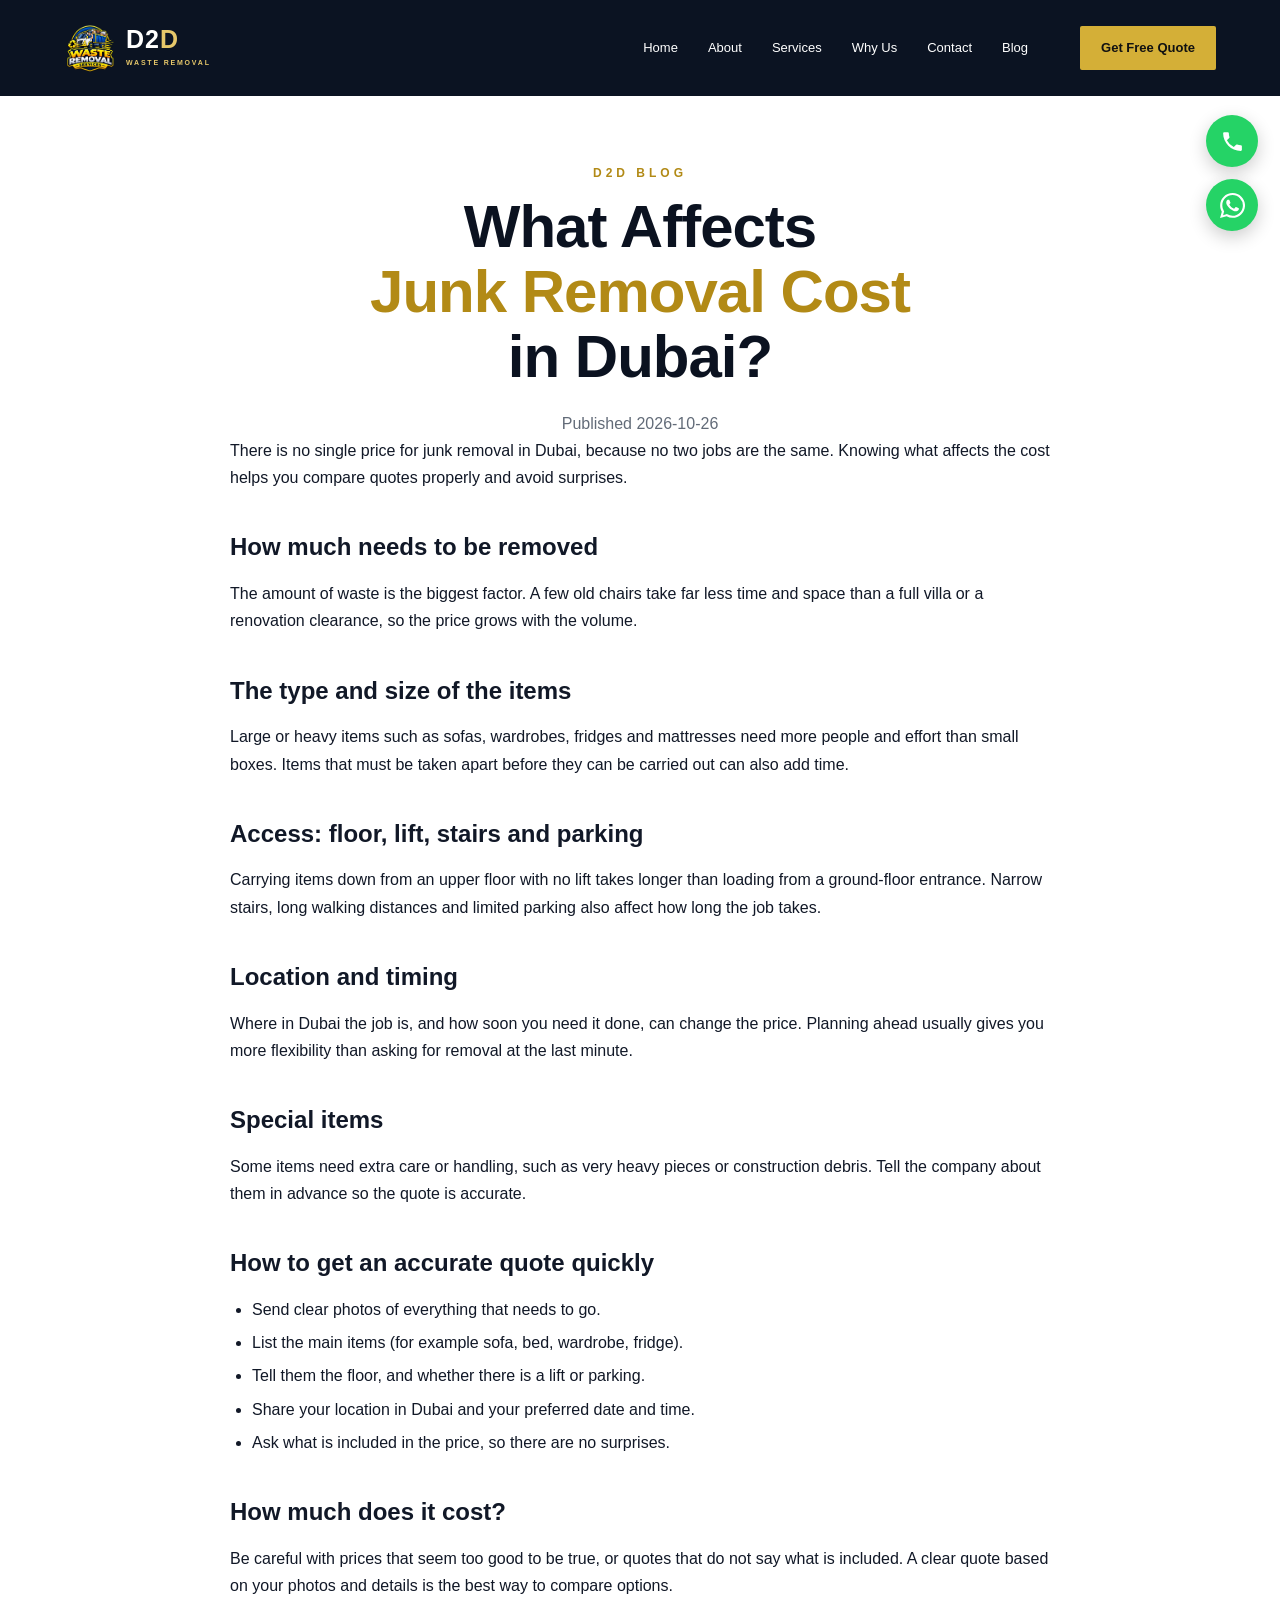
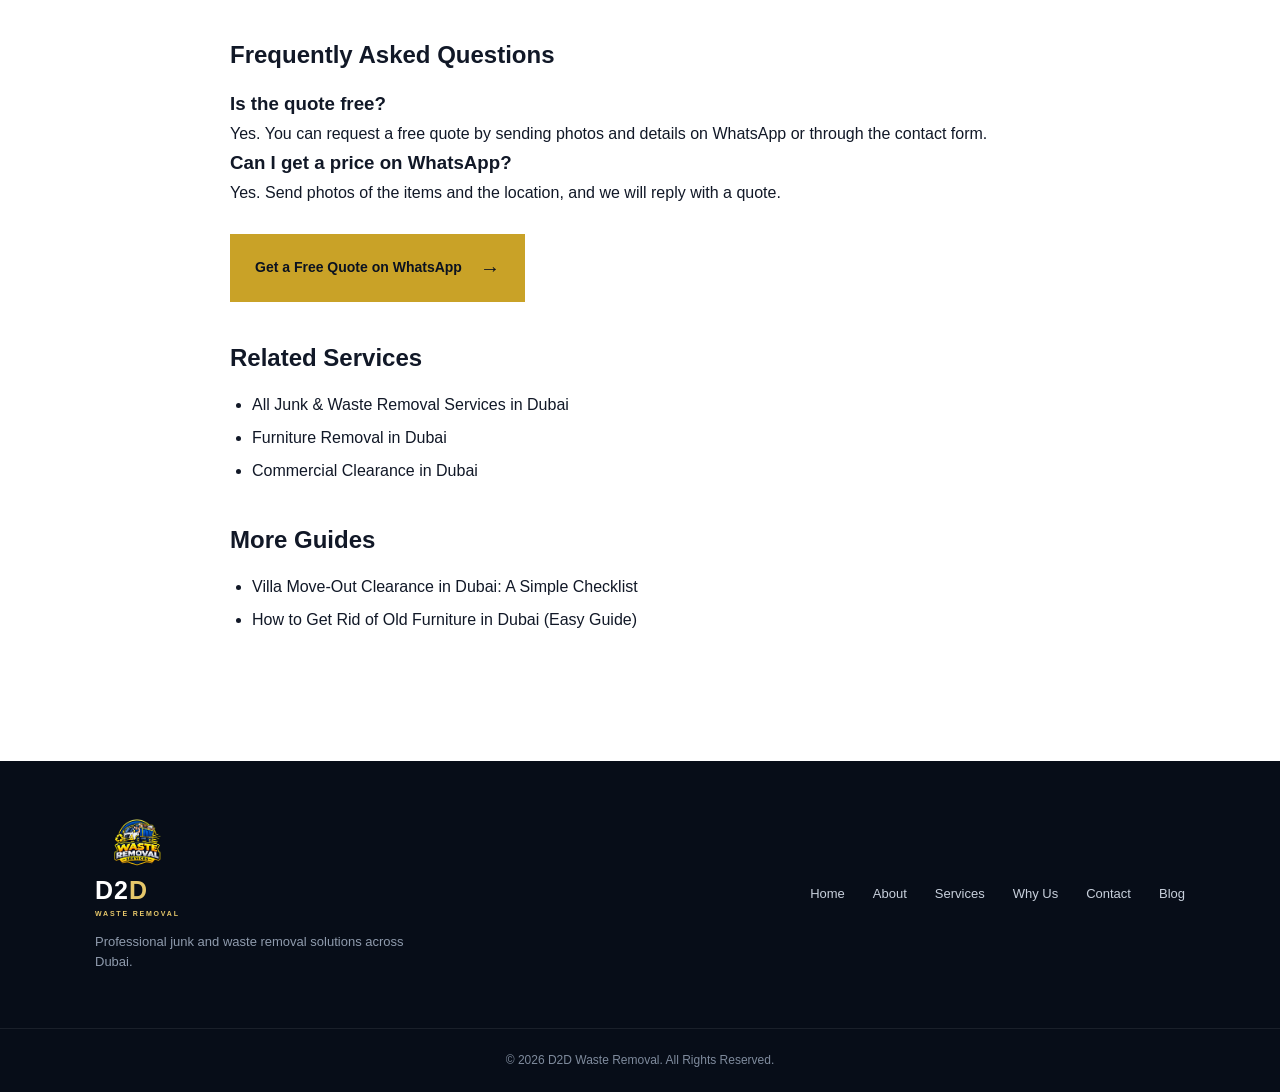
<file: blog/junk-removal-cost-dubai.html>
<!DOCTYPE html>
<html lang="en">

<head>
    <meta charset="UTF-8">
    <meta name="viewport" content="width=device-width, initial-scale=1.0">
    <title>What Affects Junk Removal Cost in Dubai? (Key Factors)</title>
    <meta name="description" content="Wondering what junk removal costs in Dubai? See the main factors that change the price and how to get an accurate quote quickly.">
    <meta name="robots" content="index, follow">
    <link rel="canonical" href="https://www.uaejunkremovalservices.com/blog/junk-removal-cost-dubai.html">
    <meta property="og:type" content="website">
    <meta property="og:locale" content="en_AE">
    <meta property="og:site_name" content="D2D Waste Removal">
    <meta property="og:title" content="What Affects Junk Removal Cost in Dubai? (Key Factors)">
    <meta property="og:description" content="Wondering what junk removal costs in Dubai? See the main factors that change the price and how to get an accurate quote quickly.">
    <meta property="og:url" content="https://www.uaejunkremovalservices.com/blog/junk-removal-cost-dubai.html">
    <meta property="og:image" content="https://www.uaejunkremovalservices.com/images/logo.png">
    <script type="application/ld+json">
{
  "@context": "https://schema.org",
  "@type": "Article",
  "headline": "What Affects Junk Removal Cost in Dubai? (Key Factors)",
  "description": "Wondering what junk removal costs in Dubai? See the main factors that change the price and how to get an accurate quote quickly.",
  "datePublished": "2026-10-26",
  "dateModified": "2026-10-26",
  "image": "https://www.uaejunkremovalservices.com/images/logo.png",
  "author": {
    "@type": "Organization",
    "name": "D2D Waste Removal",
    "url": "https://www.uaejunkremovalservices.com/"
  },
  "publisher": {
    "@type": "Organization",
    "name": "D2D Waste Removal",
    "logo": {
      "@type": "ImageObject",
      "url": "https://www.uaejunkremovalservices.com/images/logo.png"
    }
  },
  "mainEntityOfPage": "https://www.uaejunkremovalservices.com/blog/junk-removal-cost-dubai.html"
}
    </script>
    <style>
        .service-content{max-width:820px;margin:0 auto;line-height:1.7}
        .service-content h2{margin:36px 0 12px}
        .service-content ul,.service-content ol{padding-left:22px;margin:0 0 8px}
        .service-content li{margin-bottom:6px}
        .service-cta{display:flex;flex-wrap:wrap;gap:14px;margin:28px 0}
    </style>
    <link rel="stylesheet" href="/style.css">
<!-- Google tag (gtag.js) -->
<script async src="https://www.googletagmanager.com/gtag/js?id=G-9QZGQPDDME"></script>
<script>
  window.dataLayer = window.dataLayer || [];
  function gtag(){dataLayer.push(arguments);}
  gtag('js', new Date());
  gtag('config', 'G-9QZGQPDDME');
</script>
</head>

<body>

<header class="navbar">
    <div class="container nav-container">
        <a href="/" class="logo">
            <img src="/images/logo.png" alt="D2D Waste Removal Dubai logo">
            <div class="logo-text">
                <div class="logo-title"><span>D2</span><b>D</b></div>
                <small>WASTE REMOVAL</small>
            </div>
        </a>
        <nav class="nav-links">
            <a href="/">Home</a>
            <a href="/about.html">About</a>
            <a href="/services.html">Services</a>
            <a href="/why-us.html">Why Us</a>
            <a href="/contact.html">Contact</a>
            <a href="/blog.html">Blog</a>
        </nav>
        <button class="mobile-menu-btn" aria-label="Open Menu" type="button">☰</button>
        <a href="/contact.html" class="nav-btn">Get Free Quote</a>
    </div>
</header>

<div class="quick-buttons">
    <a href="tel:+971524413992" class="phone-btn" aria-label="Call D2D Waste Removal">
        <svg viewBox="0 0 24 24" aria-hidden="true"><path d="M6.62 10.79a15.05 15.05 0 0 0 6.59 6.59l2.2-2.2a1 1 0 0 1 1.02-.24c1.12.37 2.33.57 3.57.57a1 1 0 0 1 1 1V20a1 1 0 0 1-1 1C10.72 21 3 13.28 3 4a1 1 0 0 1 1-1h3.5a1 1 0 0 1 1 1c0 1.24.2 2.45.57 3.57a1 1 0 0 1-.25 1.02l-2.2 2.2z"/></svg>
    </a>
    <a href="https://wa.me/971524413992" target="_blank" rel="noopener" class="whatsapp-btn" aria-label="Chat on WhatsApp">
        <svg viewBox="0 0 24 24" aria-hidden="true"><path d="M20.52 3.48A11.83 11.83 0 0 0 12.08 0C5.5 0 .15 5.35.15 11.93c0 2.1.55 4.15 1.6 5.96L.05 24l6.25-1.64a11.9 11.9 0 0 0 5.78 1.48h.01c6.58 0 11.93-5.35 11.93-11.93 0-3.18-1.24-6.17-3.5-8.43zM12.09 21.86h-.01a9.9 9.9 0 0 1-5.04-1.38l-.36-.21-3.71.97.99-3.61-.23-.37a9.88 9.88 0 0 1-1.52-5.33C2.21 6.46 6.64 2.03 12.09 2.03c2.64 0 5.12 1.03 6.99 2.9a9.83 9.83 0 0 1 2.9 7c0 5.45-4.43 9.93-9.89 9.93zm5.43-7.44c-.3-.15-1.77-.87-2.04-.97-.27-.1-.47-.15-.67.15-.2.3-.77.97-.94 1.17-.17.2-.35.22-.65.07-.3-.15-1.27-.47-2.42-1.49-.9-.8-1.5-1.78-1.68-2.08-.17-.3-.02-.46.13-.61.14-.14.3-.35.45-.52.15-.17.2-.3.3-.5.1-.2.05-.37-.02-.52-.07-.15-.67-1.62-.92-2.22-.24-.58-.49-.5-.67-.51h-.57c-.2 0-.52.07-.79.37-.27.3-1.04 1.02-1.04 2.49s1.07 2.89 1.22 3.09c.15.2 2.1 3.2 5.09 4.49.71.31 1.27.49 1.7.63.72.23 1.37.2 1.89.12.58-.09 1.77-.72 2.02-1.42.25-.7.25-1.3.17-1.42-.07-.12-.27-.2-.57-.35z"/></svg>
    </a>
</div>

<main>
    <section class="services" style="padding-top: 70px;">
        <div class="container">

            <div class="section-heading center">
                <span>D2D BLOG</span>
                <h1>What Affects <strong>Junk Removal Cost</strong> in Dubai?</h1>
                <p>Published 2026-10-26</p>
            </div>

            <article class="service-content">

<p>There is no single price for junk removal in Dubai, because no two jobs are the same. Knowing what affects the cost helps you compare quotes properly and avoid surprises.</p>

<h2>How much needs to be removed</h2>
<p>The amount of waste is the biggest factor. A few old chairs take far less time and space than a full villa or a renovation clearance, so the price grows with the volume.</p>
<h2>The type and size of the items</h2>
<p>Large or heavy items such as sofas, wardrobes, fridges and mattresses need more people and effort than small boxes. Items that must be taken apart before they can be carried out can also add time.</p>
<h2>Access: floor, lift, stairs and parking</h2>
<p>Carrying items down from an upper floor with no lift takes longer than loading from a ground-floor entrance. Narrow stairs, long walking distances and limited parking also affect how long the job takes.</p>
<h2>Location and timing</h2>
<p>Where in Dubai the job is, and how soon you need it done, can change the price. Planning ahead usually gives you more flexibility than asking for removal at the last minute.</p>
<h2>Special items</h2>
<p>Some items need extra care or handling, such as very heavy pieces or construction debris. Tell the company about them in advance so the quote is accurate.</p>

<h2>How to get an accurate quote quickly</h2>
<ul>
<li>Send clear photos of everything that needs to go.</li>
<li>List the main items (for example sofa, bed, wardrobe, fridge).</li>
<li>Tell them the floor, and whether there is a lift or parking.</li>
<li>Share your location in Dubai and your preferred date and time.</li>
<li>Ask what is included in the price, so there are no surprises.</li>
</ul>

<h2>How much does it cost?</h2>
<p>Be careful with prices that seem too good to be true, or quotes that do not say what is included. A clear quote based on your photos and details is the best way to compare options.</p>

<h2>Frequently Asked Questions</h2>
<h3>Is the quote free?</h3>
<p>Yes. You can request a free quote by sending photos and details on WhatsApp or through the contact form.</p>
<h3>Can I get a price on WhatsApp?</h3>
<p>Yes. Send photos of the items and the location, and we will reply with a quote.</p>

<div class="service-cta">
    <a href="https://wa.me/971524413992?text=Hi%2C%20I%20need%20a%20quote%20for%20junk%20removal%20in%20Dubai." target="_blank" rel="noopener" class="primary-btn">Get a Free Quote on WhatsApp <span>→</span></a>
    <a href="/contact.html" class="secondary-btn">Request a Quote</a>
</div>

<h2>Related Services</h2>
<ul>
<li><a href="/services.html">All Junk &amp; Waste Removal Services in Dubai</a></li>
<li><a href="/furniture-removal-dubai.html">Furniture Removal in Dubai</a></li>
<li><a href="/commercial-clearance-dubai.html">Commercial Clearance in Dubai</a></li>
</ul>

<h2>More Guides</h2>
<ul>
<li><a href="/blog/villa-move-out-clearance-dubai.html">Villa Move-Out Clearance in Dubai: A Simple Checklist</a></li>
<li><a href="/blog/how-to-dispose-old-furniture-dubai.html">How to Get Rid of Old Furniture in Dubai (Easy Guide)</a></li>
</ul>

            </article>

        </div>
    </section>
</main>

<footer class="footer">
    <div class="container footer-content">
        <div>
            <a href="/" class="logo">
                <img src="/images/logo.png" alt="D2D Waste Removal Dubai logo">
                <div class="logo-text">
                    <div class="logo-title"><span>D2</span><b>D</b></div>
                    <small>WASTE REMOVAL</small>
                </div>
            </a>
            <p>Professional junk and waste removal solutions across Dubai.</p>
        </div>
        <div class="footer-links">
            <a href="/">Home</a>
            <a href="/about.html">About</a>
            <a href="/services.html">Services</a>
            <a href="/why-us.html">Why Us</a>
            <a href="/contact.html">Contact</a>
            <a href="/blog.html">Blog</a>
        </div>
    </div>
    <div class="copyright">© 2026 D2D Waste Removal. All Rights Reserved.</div>
</footer>

<script src="/script.js"></script>

</body>
</html>
</file>
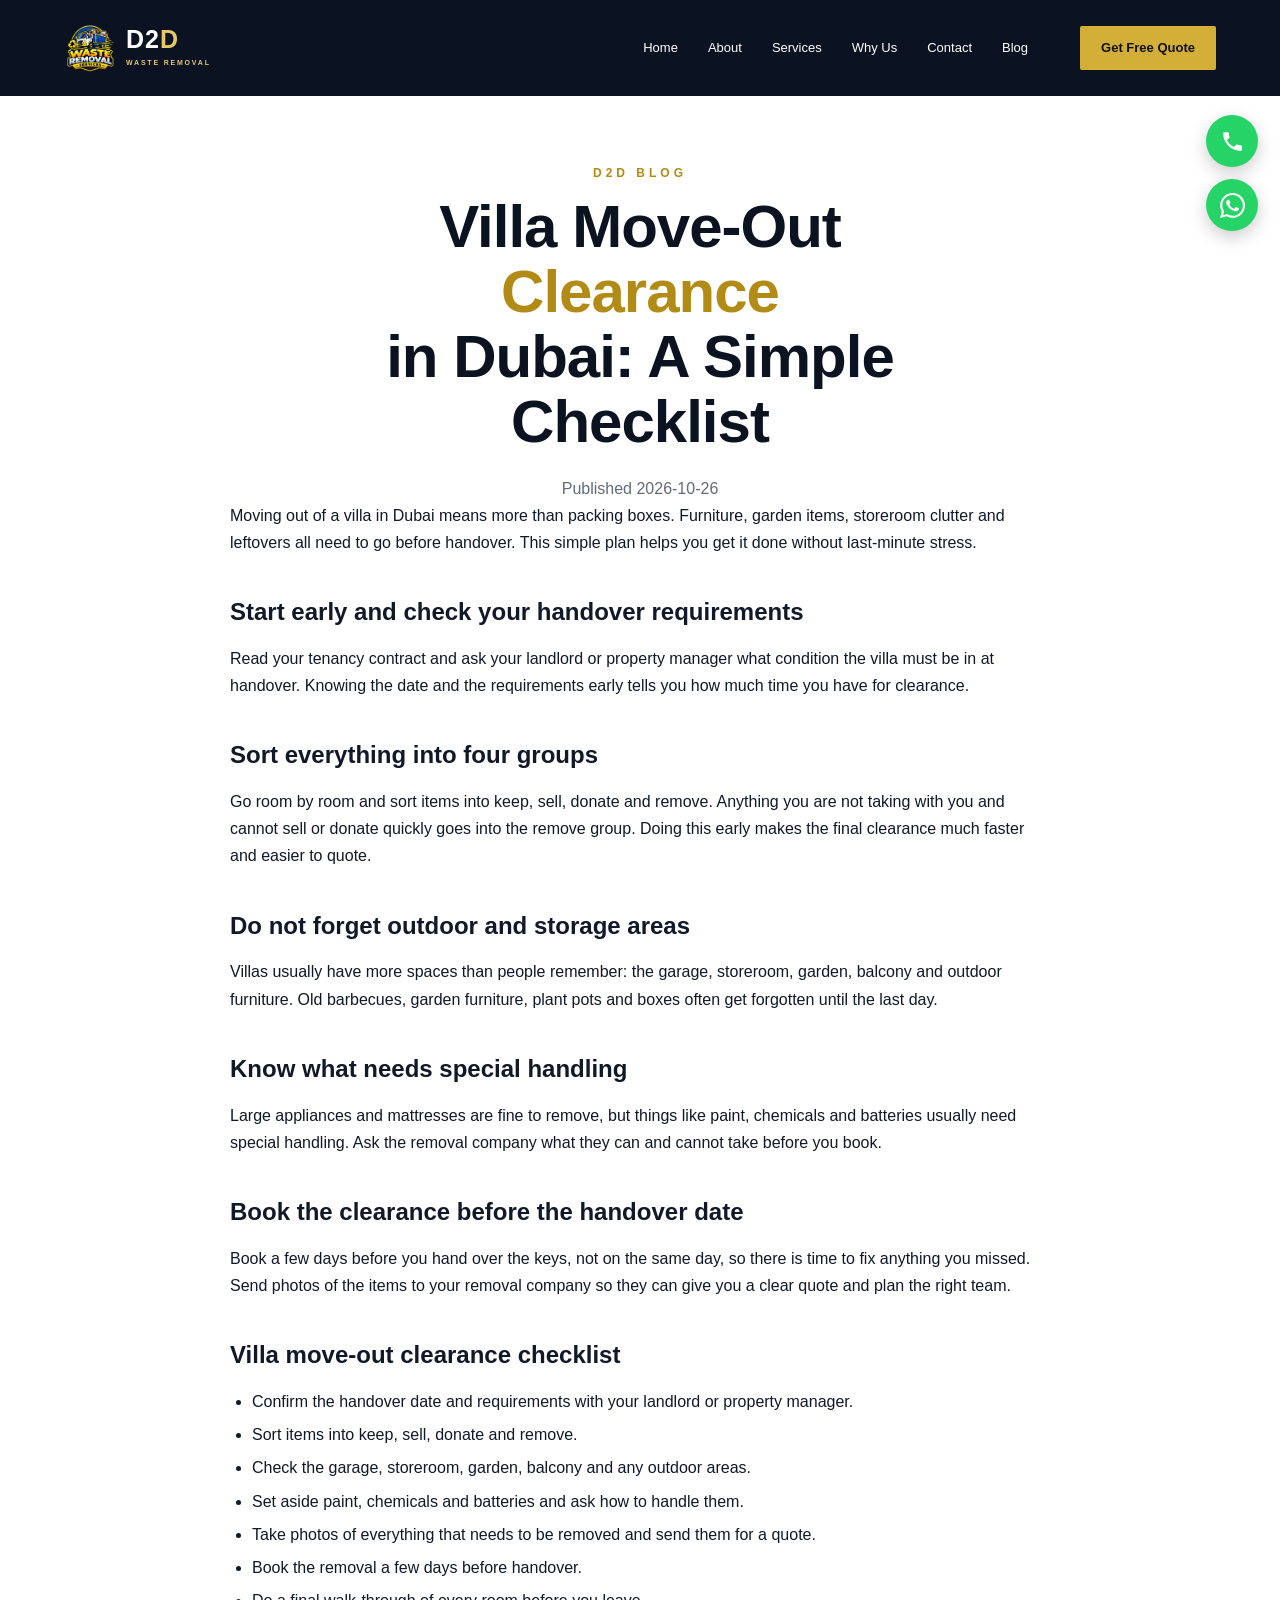
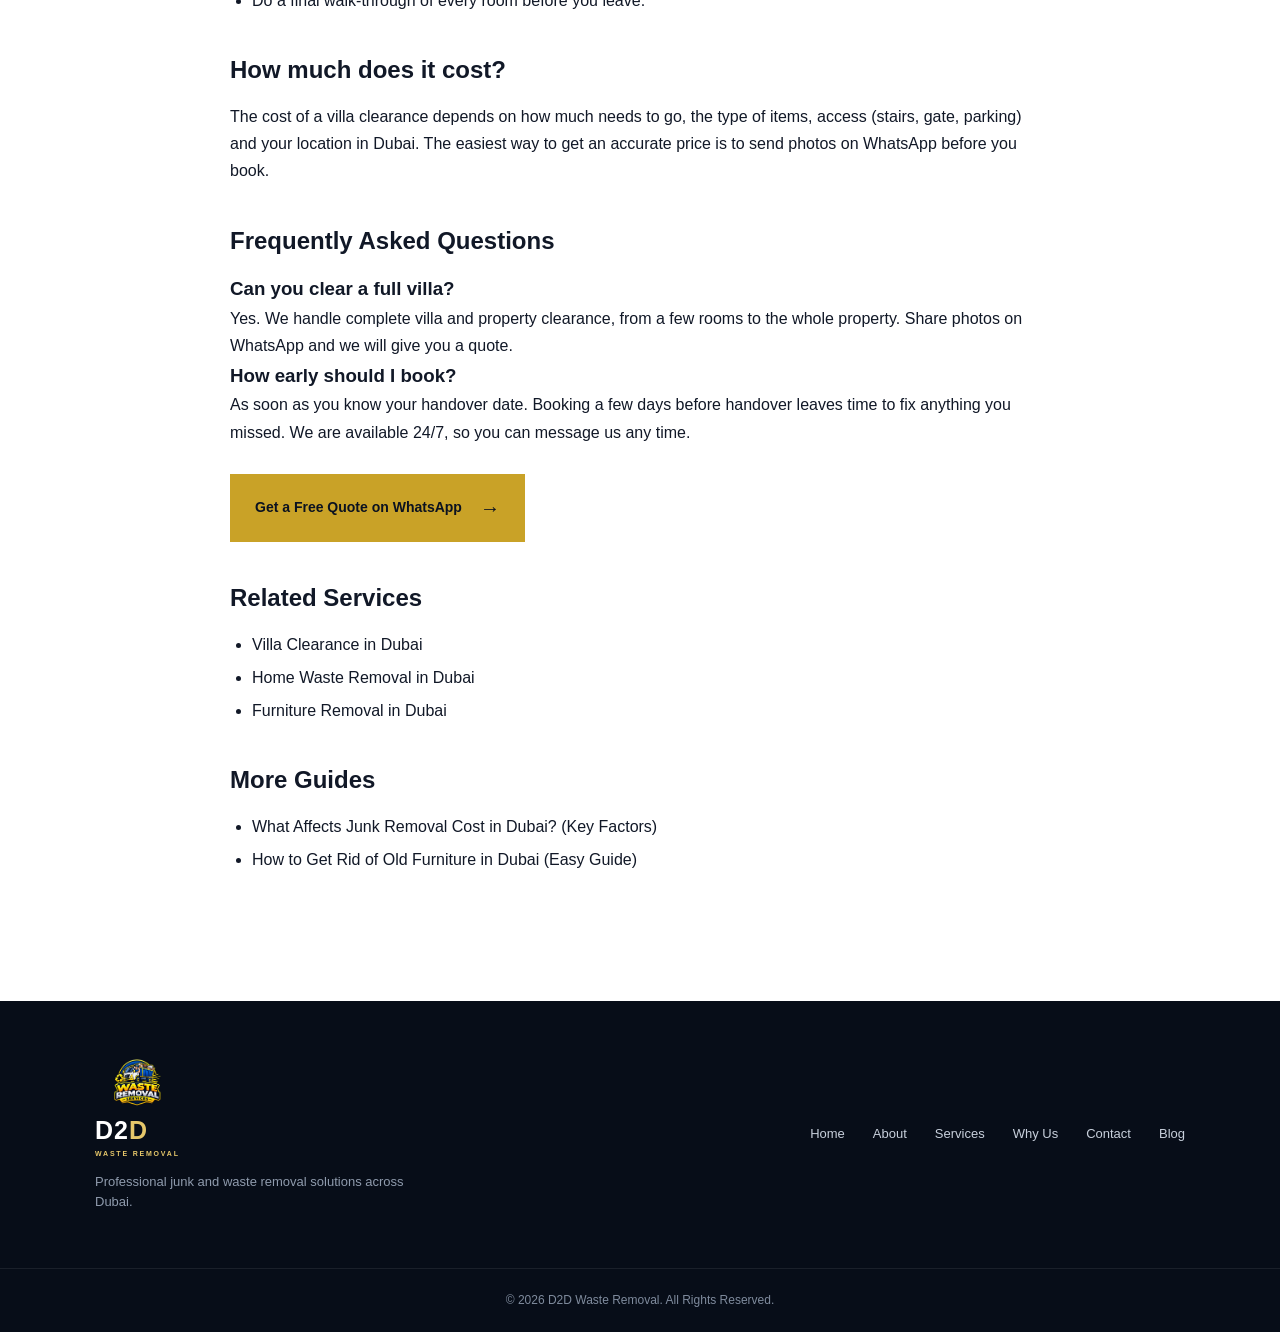
<file: blog/villa-move-out-clearance-dubai.html>
<!DOCTYPE html>
<html lang="en">

<head>
    <meta charset="UTF-8">
    <meta name="viewport" content="width=device-width, initial-scale=1.0">
    <title>Villa Move-Out Clearance in Dubai: A Simple Checklist</title>
    <meta name="description" content="Moving out of a villa in Dubai? Use this simple checklist to sort, remove and clear furniture, garden items and leftovers before handover.">
    <meta name="robots" content="index, follow">
    <link rel="canonical" href="https://www.uaejunkremovalservices.com/blog/villa-move-out-clearance-dubai.html">
    <meta property="og:type" content="website">
    <meta property="og:locale" content="en_AE">
    <meta property="og:site_name" content="D2D Waste Removal">
    <meta property="og:title" content="Villa Move-Out Clearance in Dubai: A Simple Checklist">
    <meta property="og:description" content="Moving out of a villa in Dubai? Use this simple checklist to sort, remove and clear furniture, garden items and leftovers before handover.">
    <meta property="og:url" content="https://www.uaejunkremovalservices.com/blog/villa-move-out-clearance-dubai.html">
    <meta property="og:image" content="https://www.uaejunkremovalservices.com/images/logo.png">
    <script type="application/ld+json">
{
  "@context": "https://schema.org",
  "@type": "Article",
  "headline": "Villa Move-Out Clearance in Dubai: A Simple Checklist",
  "description": "Moving out of a villa in Dubai? Use this simple checklist to sort, remove and clear furniture, garden items and leftovers before handover.",
  "datePublished": "2026-10-26",
  "dateModified": "2026-10-26",
  "image": "https://www.uaejunkremovalservices.com/images/logo.png",
  "author": {
    "@type": "Organization",
    "name": "D2D Waste Removal",
    "url": "https://www.uaejunkremovalservices.com/"
  },
  "publisher": {
    "@type": "Organization",
    "name": "D2D Waste Removal",
    "logo": {
      "@type": "ImageObject",
      "url": "https://www.uaejunkremovalservices.com/images/logo.png"
    }
  },
  "mainEntityOfPage": "https://www.uaejunkremovalservices.com/blog/villa-move-out-clearance-dubai.html"
}
    </script>
    <style>
        .service-content{max-width:820px;margin:0 auto;line-height:1.7}
        .service-content h2{margin:36px 0 12px}
        .service-content ul,.service-content ol{padding-left:22px;margin:0 0 8px}
        .service-content li{margin-bottom:6px}
        .service-cta{display:flex;flex-wrap:wrap;gap:14px;margin:28px 0}
    </style>
    <link rel="stylesheet" href="/style.css">
<!-- Google tag (gtag.js) -->
<script async src="https://www.googletagmanager.com/gtag/js?id=G-9QZGQPDDME"></script>
<script>
  window.dataLayer = window.dataLayer || [];
  function gtag(){dataLayer.push(arguments);}
  gtag('js', new Date());
  gtag('config', 'G-9QZGQPDDME');
</script>
</head>

<body>

<header class="navbar">
    <div class="container nav-container">
        <a href="/" class="logo">
            <img src="/images/logo.png" alt="D2D Waste Removal Dubai logo">
            <div class="logo-text">
                <div class="logo-title"><span>D2</span><b>D</b></div>
                <small>WASTE REMOVAL</small>
            </div>
        </a>
        <nav class="nav-links">
            <a href="/">Home</a>
            <a href="/about.html">About</a>
            <a href="/services.html">Services</a>
            <a href="/why-us.html">Why Us</a>
            <a href="/contact.html">Contact</a>
            <a href="/blog.html">Blog</a>
        </nav>
        <button class="mobile-menu-btn" aria-label="Open Menu" type="button">☰</button>
        <a href="/contact.html" class="nav-btn">Get Free Quote</a>
    </div>
</header>

<div class="quick-buttons">
    <a href="tel:+971524413992" class="phone-btn" aria-label="Call D2D Waste Removal">
        <svg viewBox="0 0 24 24" aria-hidden="true"><path d="M6.62 10.79a15.05 15.05 0 0 0 6.59 6.59l2.2-2.2a1 1 0 0 1 1.02-.24c1.12.37 2.33.57 3.57.57a1 1 0 0 1 1 1V20a1 1 0 0 1-1 1C10.72 21 3 13.28 3 4a1 1 0 0 1 1-1h3.5a1 1 0 0 1 1 1c0 1.24.2 2.45.57 3.57a1 1 0 0 1-.25 1.02l-2.2 2.2z"/></svg>
    </a>
    <a href="https://wa.me/971524413992" target="_blank" rel="noopener" class="whatsapp-btn" aria-label="Chat on WhatsApp">
        <svg viewBox="0 0 24 24" aria-hidden="true"><path d="M20.52 3.48A11.83 11.83 0 0 0 12.08 0C5.5 0 .15 5.35.15 11.93c0 2.1.55 4.15 1.6 5.96L.05 24l6.25-1.64a11.9 11.9 0 0 0 5.78 1.48h.01c6.58 0 11.93-5.35 11.93-11.93 0-3.18-1.24-6.17-3.5-8.43zM12.09 21.86h-.01a9.9 9.9 0 0 1-5.04-1.38l-.36-.21-3.71.97.99-3.61-.23-.37a9.88 9.88 0 0 1-1.52-5.33C2.21 6.46 6.64 2.03 12.09 2.03c2.64 0 5.12 1.03 6.99 2.9a9.83 9.83 0 0 1 2.9 7c0 5.45-4.43 9.93-9.89 9.93zm5.43-7.44c-.3-.15-1.77-.87-2.04-.97-.27-.1-.47-.15-.67.15-.2.3-.77.97-.94 1.17-.17.2-.35.22-.65.07-.3-.15-1.27-.47-2.42-1.49-.9-.8-1.5-1.78-1.68-2.08-.17-.3-.02-.46.13-.61.14-.14.3-.35.45-.52.15-.17.2-.3.3-.5.1-.2.05-.37-.02-.52-.07-.15-.67-1.62-.92-2.22-.24-.58-.49-.5-.67-.51h-.57c-.2 0-.52.07-.79.37-.27.3-1.04 1.02-1.04 2.49s1.07 2.89 1.22 3.09c.15.2 2.1 3.2 5.09 4.49.71.31 1.27.49 1.7.63.72.23 1.37.2 1.89.12.58-.09 1.77-.72 2.02-1.42.25-.7.25-1.3.17-1.42-.07-.12-.27-.2-.57-.35z"/></svg>
    </a>
</div>

<main>
    <section class="services" style="padding-top: 70px;">
        <div class="container">

            <div class="section-heading center">
                <span>D2D BLOG</span>
                <h1>Villa Move-Out <strong>Clearance</strong> in Dubai: A Simple Checklist</h1>
                <p>Published 2026-10-26</p>
            </div>

            <article class="service-content">

<p>Moving out of a villa in Dubai means more than packing boxes. Furniture, garden items, storeroom clutter and leftovers all need to go before handover. This simple plan helps you get it done without last-minute stress.</p>

<h2>Start early and check your handover requirements</h2>
<p>Read your tenancy contract and ask your landlord or property manager what condition the villa must be in at handover. Knowing the date and the requirements early tells you how much time you have for clearance.</p>
<h2>Sort everything into four groups</h2>
<p>Go room by room and sort items into keep, sell, donate and remove. Anything you are not taking with you and cannot sell or donate quickly goes into the remove group. Doing this early makes the final clearance much faster and easier to quote.</p>
<h2>Do not forget outdoor and storage areas</h2>
<p>Villas usually have more spaces than people remember: the garage, storeroom, garden, balcony and outdoor furniture. Old barbecues, garden furniture, plant pots and boxes often get forgotten until the last day.</p>
<h2>Know what needs special handling</h2>
<p>Large appliances and mattresses are fine to remove, but things like paint, chemicals and batteries usually need special handling. Ask the removal company what they can and cannot take before you book.</p>
<h2>Book the clearance before the handover date</h2>
<p>Book a few days before you hand over the keys, not on the same day, so there is time to fix anything you missed. Send photos of the items to your removal company so they can give you a clear quote and plan the right team.</p>

<h2>Villa move-out clearance checklist</h2>
<ul>
<li>Confirm the handover date and requirements with your landlord or property manager.</li>
<li>Sort items into keep, sell, donate and remove.</li>
<li>Check the garage, storeroom, garden, balcony and any outdoor areas.</li>
<li>Set aside paint, chemicals and batteries and ask how to handle them.</li>
<li>Take photos of everything that needs to be removed and send them for a quote.</li>
<li>Book the removal a few days before handover.</li>
<li>Do a final walk-through of every room before you leave.</li>
</ul>

<h2>How much does it cost?</h2>
<p>The cost of a villa clearance depends on how much needs to go, the type of items, access (stairs, gate, parking) and your location in Dubai. The easiest way to get an accurate price is to send photos on WhatsApp before you book.</p>

<h2>Frequently Asked Questions</h2>
<h3>Can you clear a full villa?</h3>
<p>Yes. We handle complete villa and property clearance, from a few rooms to the whole property. Share photos on WhatsApp and we will give you a quote.</p>
<h3>How early should I book?</h3>
<p>As soon as you know your handover date. Booking a few days before handover leaves time to fix anything you missed. We are available 24/7, so you can message us any time.</p>

<div class="service-cta">
    <a href="https://wa.me/971524413992?text=Hi%2C%20I%20need%20villa%20clearance%20in%20Dubai." target="_blank" rel="noopener" class="primary-btn">Get a Free Quote on WhatsApp <span>→</span></a>
    <a href="/contact.html" class="secondary-btn">Request a Quote</a>
</div>

<h2>Related Services</h2>
<ul>
<li><a href="/villa-clearance-dubai.html">Villa Clearance in Dubai</a></li>
<li><a href="/home-waste-removal-dubai.html">Home Waste Removal in Dubai</a></li>
<li><a href="/furniture-removal-dubai.html">Furniture Removal in Dubai</a></li>
</ul>

<h2>More Guides</h2>
<ul>
<li><a href="/blog/junk-removal-cost-dubai.html">What Affects Junk Removal Cost in Dubai? (Key Factors)</a></li>
<li><a href="/blog/how-to-dispose-old-furniture-dubai.html">How to Get Rid of Old Furniture in Dubai (Easy Guide)</a></li>
</ul>

            </article>

        </div>
    </section>
</main>

<footer class="footer">
    <div class="container footer-content">
        <div>
            <a href="/" class="logo">
                <img src="/images/logo.png" alt="D2D Waste Removal Dubai logo">
                <div class="logo-text">
                    <div class="logo-title"><span>D2</span><b>D</b></div>
                    <small>WASTE REMOVAL</small>
                </div>
            </a>
            <p>Professional junk and waste removal solutions across Dubai.</p>
        </div>
        <div class="footer-links">
            <a href="/">Home</a>
            <a href="/about.html">About</a>
            <a href="/services.html">Services</a>
            <a href="/why-us.html">Why Us</a>
            <a href="/contact.html">Contact</a>
            <a href="/blog.html">Blog</a>
        </div>
    </div>
    <div class="copyright">© 2026 D2D Waste Removal. All Rights Reserved.</div>
</footer>

<script src="/script.js"></script>

</body>
</html>
</file>
<file: style.css>
/* =========================================================
   D2D WASTE REMOVAL
   CLEAN PREMIUM FINAL CSS
========================================================= */


/* =========================================================
   RESET
========================================================= */

* {
    margin: 0;
    padding: 0;
    box-sizing: border-box;
}

html {
    scroll-behavior: smooth;
}

body {
    padding-top: 96px;
    font-family: Arial, Helvetica, sans-serif;
    background: #f3f1ed;
    color: #111827;
    line-height: 1.6;
}

a {
    text-decoration: none;
    color: inherit;
}

button,
input,
select,
textarea {
    font-family: inherit;
}

img {
    max-width: 100%;
}

.container {
    width: min(1180px, 92%);
    margin: 0 auto;
}


/* =========================================================
   NAVBAR
========================================================= */

.navbar {
    position: fixed !important;
    top: 0;
    left: 0;
    width: 100%;
    z-index: 99999;
    padding: 22px 0;
    background: #0b1322 !important;
}

.nav-container {
    width: 100%;
    max-width: none;
    margin: 0;
    padding: 0 5%;

    display: flex;
    align-items: center;
    justify-content: space-between;
    gap: 30px;
}


/* =========================
   UNIQUE PREMIUM D2D LOGO
========================= */

.logo {
    display: flex;
    align-items: center;
    gap: 10px;
    text-decoration: none;
}

.logo img {
    width: 52px;
    height: 52px;
    object-fit: contain;
    display: block;
}

.logo-text {
    display: flex;
    flex-direction: column;
}

.logo-title {
    font-size: 24px;
    font-weight: 900;
    line-height: 1;
    letter-spacing: 1px;
}

.logo-title span {
    color: #ffffff;
}

.logo-title b {
    color: #e6c76a;
}

.logo-text small {
    color: #e6c76a;
    font-size: 7px;
    font-weight: 800;
    letter-spacing: 1.8px;
    margin-top: 5px;
}

/* =========================
   MOBILE
========================= */

@media (max-width: 600px) {
    .logo img {
        width: 58px;
        height: 50px;
    }
}


/* NAV LINKS */

.nav-links {
    display: flex;
    align-items: center;
    justify-content: flex-end;
    gap: 30px;
    margin-left: auto;
}

.nav-links a {
    color: #ffffff !important;
    font-size: 13px;
    font-weight: 500;
    transition: color 0.3s ease;
}

.nav-links a:hover {
    color: #e6c76a !important;
}


/* NAV QUOTE BUTTON */

.nav-btn {
    display: inline-flex;
    align-items: center;
    justify-content: center;

    background: #d4af37 !important;
    color: #111111 !important;

    padding: 12px 21px;

    font-size: 13px;
    font-weight: 800;

    border-radius: 2px;
    margin-left: 22px;

    white-space: nowrap;
    transition: all 0.3s ease;
}

.nav-btn:hover {
    background: #e6c76a !important;
    transform: translateY(-2px);
}


/* MOBILE MENU BUTTON */

.mobile-menu-btn {
    display: none;

    background: transparent;
    border: none;

    color: #ffffff !important;
    font-size: 28px;

    cursor: pointer;
    padding: 5px;
}


/* =========================================================
   HERO
========================================================= */

.hero {
    min-height: 850px;
    position: relative;

    background-image:
        linear-gradient(
            90deg,
            rgba(5, 12, 24, 0.88) 0%,
            rgba(5, 12, 24, 0.55) 42%,
            rgba(5, 12, 24, 0.12) 100%
        ),
        url("images/hero-truck.jpg");

    background-size: cover;
    background-position: center;
    background-repeat: no-repeat;
}

.hero-overlay {
    position: absolute;
    inset: 0;

    background:
        radial-gradient(
            circle at 75% 45%,
            rgba(201, 162, 39, 0.10),
            transparent 32%
        );

    pointer-events: none;
}

.hero-content {
    position: relative;
    z-index: 2;

    width: 100%;
    max-width: none;

    padding: 80px 5% 0;
}

.hero-text {
    max-width: 700px;
    text-align: left;
}

.hero-label {
    display: inline-block;

    color: #e6c76a;

    font-size: 12px;
    font-weight: 700;

    letter-spacing: 3px;
    margin-bottom: 21px;
}

.hero h1 {
    max-width: 680px;

    color: #ffffff;

    font-size: clamp(46px, 5.3vw, 70px);

    line-height: 1.04;
    font-weight: 800;

    letter-spacing: -1.8px;
}

.hero h1 span {
    display: block;
    color: #e6c76a;
}

.hero p {
    max-width: 580px;

    color: #d5d9e0;

    font-size: 16px;
    line-height: 1.7;

    margin-top: 28px;
}

/* HERO HEADING POSITION */

@media (min-width: 601px) {
    .hero-content {
        padding-top: 160px;
    }
}

/* =========================================================
   HERO BUTTONS
========================================================= */

.hero-buttons {
    display: flex;
    align-items: center;
    justify-content: flex-start;

    gap: 15px;
    margin-top: 34px;
}

.primary-btn {
    display: inline-flex;
    align-items: center;
    justify-content: center;

    gap: 18px;

    background: #c9a227;
    color: #0b1220;

    padding: 17px 25px;

    font-size: 14px;
    font-weight: 800;

    transition: all 0.3s ease;
}

.primary-btn:hover {
    background: #e6c76a;
    transform: translateY(-3px);
}

.primary-btn span {
    font-size: 20px;
}

.secondary-btn {
    display: inline-flex;
    align-items: center;
    justify-content: center;

    border: 1px solid rgba(255, 255, 255, 0.45);

    color: #ffffff;

    padding: 16px 25px;

    font-size: 14px;
    font-weight: 700;

    transition: all 0.3s ease;
}

.secondary-btn:hover {
    border-color: #e6c76a;
    color: #e6c76a;
}




/* HERO TRUST */

.hero-trust {
    display: flex;
    align-items: center;
    justify-content: flex-start;

    gap: 25px;
    margin-top: 55px;
}

.trust-item {
    display: flex;
    flex-direction: column;
}

.trust-item strong {
    color: #e6c76a;
    font-size: 20px;
}

.trust-item span {
    color: #b8bec8;
    font-size: 11px;

    text-transform: uppercase;
    letter-spacing: 1px;
}

.trust-line {
    width: 1px;
    height: 38px;
    background: rgba(255, 255, 255, 0.2);
}

@media (max-width: 600px) {

    .hero {
        min-height: 760px !important;

        background-size: 100% 100% !important;
        background-position: center center !important;
        background-repeat: no-repeat !important;
    }

    .hero-content {
        padding: 80px 6% 0 !important;
    }

    .hero-text {
        max-width: 100% !important;
        text-align: center !important;
        margin: 0 auto !important;
    }

    .hero h1 {
        font-size: 42px !important;
        line-height: 1.08 !important;
        margin: 0 auto !important;
    }

    .hero-buttons {
        justify-content: center !important;
        flex-direction: column !important;
    }

    .hero-buttons a {
        width: 100%;
        box-sizing: border-box;
        text-align: center;
    }

    .hero-trust {
        justify-content: center !important;
    }

}



/* =========================================================
   TRUST BAR
========================================================= */

.trust-bar {
    background: #0b1220;

    border-top: 1px solid rgba(201, 162, 39, 0.25);
    border-bottom: 1px solid rgba(201, 162, 39, 0.25);
}

.trust-bar-grid {
    display: grid;
    grid-template-columns: repeat(4, 1fr);
}

.trust-box {
    padding: 30px 20px;
    text-align: center;

    border-right: 1px solid rgba(255, 255, 255, 0.12);
}

.trust-box:last-child {
    border-right: none;
}

.trust-box strong {
    display: block;

    color: #e6c76a;

    font-size: 25px;
    font-weight: 800;
}

.trust-box span {
    display: block;

    margin-top: 5px;

    color: #aeb5c0;

    font-size: 11px;

    text-transform: uppercase;
    letter-spacing: 1.5px;
}


/* =========================================================
   SECTION HEADING
   SAME HEADING STYLE FOR ALL PAGES
========================================================= */

.section-heading {
    width: 100%;
    max-width: 680px;
}

.section-heading.center {
    margin-left: auto;
    margin-right: auto;
    text-align: center;
}

.section-heading > span {
    display: block;

    color: #b28a16;

    font-size: 12px;
    font-weight: 800;

    letter-spacing: 4px;
    line-height: 1.2;

    text-transform: uppercase;
}

.section-heading h1,
.section-heading h2 {
    margin: 15px 0 0;

    color: #0b1220;

    font-size: clamp(42px, 5vw, 60px);
    font-weight: 700;

    line-height: 1.08;
    letter-spacing: -1px;
}

.section-heading h1 strong,
.section-heading h2 strong {
    display: block;
    color: #b28a16;
}

.section-heading p {
    margin-top: 20px;

    color: #626b78;

    font-size: 16px;
    line-height: 1.7;
}


/* =========================================================
   ABOUT
========================================================= */

.about {
    padding: 120px 0;
    background: #f7f5ef;
}

.about .section-heading {
    margin-left: auto;
    margin-right: auto;
    text-align: center;
}

.about-cards {
    width: 100%;
    max-width: 1260px;

    margin: 55px auto 80px;
    padding: 0 20px;

    display: grid;
    grid-template-columns: repeat(3, 1fr);

    gap: 22px;
}

.about-card {
    position: relative;

    height: 390px;

    overflow: hidden;

    border-radius: 2px;

    background: #101827;

    border: 1px solid rgba(196, 154, 36, 0.20);

    box-shadow: 0 15px 35px rgba(0, 0, 0, 0.12);

    isolation: isolate;

    transition:
        transform 0.35s ease,
        box-shadow 0.35s ease,
        border-color 0.35s ease;
}

.about-card:hover {
    transform: translateY(-6px);

    border-color: rgba(196, 154, 36, 0.55);

    box-shadow: 0 22px 45px rgba(0, 0, 0, 0.20);
}

.about-card > img {
    position: absolute;
    inset: 0;

    width: 100%;
    height: 100%;

    display: block;

    object-fit: cover;
    object-position: center;

    z-index: -2;

    transition: transform 0.6s ease;
}

.about-card:hover > img {
    transform: scale(1.06);
}

.about-overlay {
    position: absolute;
    inset: 0;

    z-index: -1;

    background:
        linear-gradient(
            180deg,
            rgba(5, 10, 20, 0.25) 0%,
            rgba(5, 10, 20, 0.48) 40%,
            rgba(5, 10, 20, 0.90) 100%
        );
}

.about-card-content {
    position: absolute;
    inset: 0;

    padding: 30px;

    display: flex;
    flex-direction: column;
    justify-content: flex-end;

    color: #ffffff;
}

.about-number {
    position: absolute;

    top: 27px;
    left: 30px;

    color: #d0a52a;

    font-size: 13px;
    font-weight: 700;

    letter-spacing: 3px;
}

.about-card-content h3 {
    margin: 0 0 12px;

    color: #ffffff;

    font-size: 27px;
    line-height: 1.2;
    font-weight: 700;
}

.about-card-content p {
    margin: 0;

    color: rgba(255, 255, 255, 0.82);

    font-size: 15px;
    line-height: 1.7;
}

.about-card::after {
    content: "";

    position: absolute;

    right: -48px;
    bottom: -48px;

    width: 105px;
    height: 105px;

    border: 1px solid rgba(208, 165, 42, 0.40);

    border-radius: 50%;

    z-index: 1;

    pointer-events: none;
}


/* =========================================================
   SERVICES
========================================================= */

.services {
    padding: 120px 0;
    background: #ffffff;
}

.services-grid {
    display: grid;

    grid-template-columns: repeat(3, 1fr);

    gap: 22px;

    margin-top: 65px;
}

.service-card {
    position: relative;

    min-height: 280px;

    padding: 38px;

    background-color: #0b1220;

    background-size: cover;
    background-position: center;
    background-repeat: no-repeat;

    border: 1px solid rgba(201, 162, 39, 0.15);

    overflow: hidden;

    isolation: isolate;

    transition:
        transform 0.3s ease,
        box-shadow 0.3s ease,
        border-color 0.3s ease;
}


/* SERVICE IMAGES */

.card-1 {
    background-image: url("images/home-waste.jpg");
}

.card-2 {
    background-image: url("images/villa-clearance.jpg");
}

.card-3 {
    background-image: url("images/office-waste.jpg");
}

.card-4 {
    background-image: url("images/furniture-removal.jpg");
}

.card-5 {
    background-image: url("images/construction-waste.jpg");
}

.card-6 {
    background-image: url("images/commercial-clearance.jpg");
}


/* SERVICE OVERLAY */

.service-card::before {
    content: "";

    position: absolute;
    inset: 0;

    background:
        linear-gradient(
            to bottom,
            rgba(5, 10, 20, 0.35),
            rgba(5, 10, 20, 0.88)
        );

    z-index: -1;
}


/* SERVICE GOLD CIRCLE */

.service-card::after {
    content: "";

    position: absolute;

    width: 120px;
    height: 120px;

    right: -50px;
    bottom: -50px;

    border: 1px solid rgba(201, 162, 39, 0.25);

    border-radius: 50%;

    z-index: 1;

    pointer-events: none;
}

.service-card > * {
    position: relative;
    z-index: 2;
}

.service-card:hover {
    transform: translateY(-8px);

    border-color: rgba(201, 162, 39, 0.7);

    box-shadow: 0 15px 30px rgba(0, 0, 0, 0.25);
}

.service-number {
    color: #e6b75f !important;

    font-size: 13px;
    font-weight: 800;

    letter-spacing: 2px;
}

.service-card h3 {
    margin-top: 28px;

    color: #ffffff !important;

    font-size: 23px;
    font-weight: 800;

    text-shadow: 0 3px 10px rgba(0, 0, 0, 0.9);
}

.service-card p {
    margin-top: 14px;

    color: #f1f1f1 !important;

    font-size: 14px;
    line-height: 1.7;

    text-shadow: 0 2px 8px rgba(0, 0, 0, 0.9);
}

.service-card a {
    display: inline-block;

    color: #f5c76a !important;

    font-size: 13px;
    font-weight: 700;

    margin-top: 25px;
}


/* =========================================================
   WHY CHOOSE D2D
========================================================= */

.why-us {
    padding: 120px 0;
    background: #f7f5ef;
}

.why-grid {
    display: grid;

    grid-template-columns: repeat(4, 1fr);

    gap: 24px;

    max-width: 1180px;

    margin: 50px auto 0;
}

.why-card {
    position: relative;

    min-height: 330px;

    overflow: hidden;

    border-radius: 4px;

    background: #0d1524;

    color: #ffffff;

    isolation: isolate;
}

.why-card img {
    position: absolute;
    inset: 0;

    width: 100%;
    height: 100%;

    object-fit: cover;
    object-position: center;

    z-index: -2;

    transition: transform 0.5s ease;
}

.why-card::before {
    content: "";

    position: absolute;
    inset: 0;

    background:
        linear-gradient(
            180deg,
            rgba(7, 14, 26, 0.10) 0%,
            rgba(7, 14, 26, 0.45) 45%,
            rgba(7, 14, 26, 0.94) 100%
        );

    z-index: -1;
}

.why-card-content {
    position: relative;
    z-index: 2;

    min-height: 330px;

    padding: 30px;

    display: flex;
    flex-direction: column;
    justify-content: flex-end;
}

.why-number {
    display: none !important;
}

.why-card h3 {
    margin: 0 0 14px;

    color: #ffffff;

    font-size: 24px;
    line-height: 1.15;
}

.why-card p {
    margin: 0;

    color: rgba(255, 255, 255, 0.86);

    font-size: 15px;
    line-height: 1.7;
}

.why-card:hover img {
    transform: scale(1.06);
}


/* =========================================================
   CONTACT SECTION
========================================================= */

.contact-section {
    width: 100%;

    background: #f7f5ef;

    padding: 0;
    margin: 0;

    overflow: hidden;
}


/* =========================================================
   CONTACT HEADING
   MATCHES OTHER PAGE HEADINGS
========================================================= */

.contact-heading {
    width: 100%;
    max-width: 680px;

    margin: 0 auto;

    padding: 70px 20px 55px;

    box-sizing: border-box;

    text-align: center;
    background: #f7f5ef;
}

.contact-heading span {
    display: block;

    margin: 0 0 15px;

    color: #b28a16 !important;

    font-size: 12px !important;
    font-weight: 800 !important;

    letter-spacing: 4px !important;
    line-height: 1.2;

    text-transform: uppercase;
}

.contact-heading h2 {
    margin: 0;

    color: #0b1220 !important;

    font-size: clamp(42px, 5vw, 60px);
    font-weight: 700;

    line-height: 1.08;
    letter-spacing: -1px;
}

.contact-heading h2 strong {
    display: block;

    color: #b28a16 !important;
}


/* =========================================================
   CONTACT BOX
========================================================= */

.contact-box {
    width: calc(100% - 120px);
    max-width: 1180px;

    margin: 0 auto 80px;

    padding: 75px 48px;

    box-sizing: border-box;

    background: #0b1220;
}


/* CONTACT CONTAINER */

.contact-container {
    width: 100%;
    max-width: 1100px;

    margin: 0 auto;

    display: grid;

    grid-template-columns: 1fr 0.85fr;

    gap: 70px;

    align-items: center;
}


/* LEFT CONTACT TEXT */

.contact-text {
    color: #ffffff;
}

.contact-text h2 {
    margin: 0 0 25px;

    color: #ffffff;

    font-size: clamp(40px, 5vw, 58px);

    line-height: 1.08;

    font-weight: 700;
}

.contact-text h2 strong {
    display: block;

    color: #e6c76a;
}

.contact-text > p {
    max-width: 520px;

    margin: 0 0 40px;

    color: #aeb5c0;

    font-size: 15px;
    line-height: 1.7;
}


/* CONTACT DETAILS */

.contact-details {
    display: flex;
    flex-wrap: wrap;

    gap: 30px 45px;

    margin: 0;
}

.contact-details > div {
    display: flex;

    flex-direction: column;

    gap: 7px;
}

.contact-details strong {
    color: #ffffff;

    font-size: 13px;
    font-weight: 700;
}

.contact-details a {
    color: #e6c76a;

    font-size: 14px;

    text-decoration: none;

    transition: color 0.3s ease;
}

.contact-details a:hover {
    color: #ffffff;
}


/* =========================================================
   QUOTE FORM
========================================================= */

.quote-form {
    width: 100%;

    padding: 40px;

    box-sizing: border-box;

    background: #ffffff;

    box-shadow: 0 20px 60px rgba(0, 0, 0, 0.18);
}

.quote-form h3 {
    margin: 0 0 25px;

    color: #0b1220;

    font-size: 26px;
    line-height: 1.2;
}

.quote-form input,
.quote-form select,
.quote-form textarea {
    width: 100%;

    box-sizing: border-box;

    padding: 15px;

    margin-bottom: 13px;

    border: 1px solid #dfe2e6;
    border-radius: 2px;

    background: #fafafa;

    color: #0b1220;

    font-size: 14px;

    outline: none;

    transition: border-color 0.2s ease;
}

.quote-form input:focus,
.quote-form select:focus,
.quote-form textarea:focus {
    border-color: #c9a227;
}

.quote-form textarea {
    min-height: 110px;
    resize: vertical;
}

.quote-form button {
    width: 100%;

    padding: 17px;

    border: none;

    background: #c9a227;

    color: #0b1220;

    font-size: 14px;

    font-weight: 800;

    cursor: pointer;

    transition: all 0.25s ease;
}

.quote-form button:hover {
    background: #e6c76a;

    transform: translateY(-2px);
}


/* =========================================================
   FOOTER
========================================================= */

.footer {
    position: relative !important;

    width: 100% !important;

    margin: 0 !important;
    padding: 0 !important;

    clear: both !important;

    background: #070d18;

    color: #ffffff;

    z-index: 10;
}

.footer-content {
    width: 100%;
    max-width: 1180px;

    margin: 0 auto;

    padding: 55px 45px;

    box-sizing: border-box;

    display: flex;

    align-items: center;

    justify-content: space-between;

    gap: 40px;
}


/* FOOTER LOGO */

.footer .logo {
    display: inline-flex;

    flex-direction: column;

    text-decoration: none;
}

.footer .logo-main {
    color: #e6c76a;

    font-size: 24px;
    font-weight: 800;

    letter-spacing: 5px;
}

.footer .logo-sub {
    color: #ffffff;

    font-size: 10px;
    font-weight: 700;

    letter-spacing: 3px;
}


/* FOOTER DESCRIPTION */

.footer-content p {
    max-width: 320px;

    margin: 12px 0 0;

    color: #8f9bad;

    font-size: 13px;
    line-height: 1.6;
}


/* FOOTER LINKS */

.footer-links {
    display: flex;

    align-items: center;

    gap: 28px;
}

.footer-links a {
    color: #c8d0dc;

    font-size: 13px;

    text-decoration: none;

    transition: color 0.2s ease;
}

.footer-links a:hover {
    color: #e6c76a;
}


/* COPYRIGHT */

.copyright {
    width: 100%;

    padding: 22px 20px;

    box-sizing: border-box;

    text-align: center;

    border-top: 1px solid rgba(255, 255, 255, 0.08);

    color: #7f8b9d;

    font-size: 12px;
}


/* =========================================================
   TABLET
========================================================= */

@media (max-width: 1000px) {

    .nav-links {
        gap: 18px;
    }

    .nav-links a {
        font-size: 13px;
    }

    .nav-btn {
        padding: 12px 16px;
        font-size: 12px;
        margin-left: 12px;
    }

    .hero h1 {
        font-size: 58px;
    }

    .services-grid {
        grid-template-columns: repeat(2, 1fr);
    }

    .why-grid {
        grid-template-columns: repeat(2, 1fr);
    }

    .about-cards {
        grid-template-columns: repeat(2, 1fr);
    }

    .contact-container {
        grid-template-columns: 1fr 0.9fr;
        gap: 45px;
    }

    .contact-box {
        padding: 60px 35px;
    }
}


/* =========================================================
   MOBILE
========================================================= */

@media (max-width: 768px) {

    /* =========================
       NAVBAR
    ========================= */

    .navbar {
        padding: 18px 0;

        background: #0b1322 !important;
    }

    .nav-container {
        padding-left: 20px;
        padding-right: 20px;

        gap: 10px;
    }

    .logo-main {
        font-size: 19px;
        letter-spacing: 3px;
    }

    .logo-sub {
        font-size: 8px;
        letter-spacing: 2.5px;
    }

    .nav-links {
        display: none;
    }

    .mobile-menu-btn {
        display: block;

        margin-left: auto;
        margin-right: 8px;
    }

    .nav-btn {
        margin-left: 0;

        padding: 11px 14px;

        font-size: 11px;
    }


    /* MOBILE MENU */

    .nav-links.mobile-open {
        display: flex;

        position: absolute;

        top: 100%;
        left: 0;
        right: 0;

        flex-direction: column;

        align-items: stretch;

        gap: 0;

        margin: 0;

        padding: 10px 20px;

        background: #0b1322 !important;

        z-index: 99998;

        border-top: 1px solid rgba(255, 255, 255, 0.08);
    }

    .nav-links.mobile-open a {
        display: block;

        padding: 15px 5px;

        color: #ffffff !important;

        font-size: 15px;

        border-bottom: 1px solid rgba(255, 255, 255, 0.10);
    }

    .nav-links.mobile-open a:last-child {
        border-bottom: none;
    }


    /* =========================
       HERO
    ========================= */

    .hero {
        min-height: 760px;

        background:
            linear-gradient(
                90deg,
                rgba(3, 9, 18, 0.96) 0%,
                rgba(3, 9, 18, 0.84) 55%,
                rgba(3, 9, 18, 0.55) 100%
            ),
            url("https://images.pexels.com/photos/31328717/pexels-photo-31328717.jpeg?auto=compress&cs=tinysrgb&w=1600");

        background-size: cover;
        background-position: 62% center;
    }

    .hero-content {
        padding: 75px 25px 0;
    }

    .hero-text {
    max-width: 700px;
    text-align: center;
    margin: 0 auto;
}

.hero h1 {
    margin-left: auto;
    margin-right: auto;
}

.hero-buttons {
    justify-content: center;
}

.hero-trust {
    justify-content: center;
}

    .hero h1 {
        font-size: 44px;

        line-height: 1.05;

        letter-spacing: -1px;
    }

    .hero p {
        font-size: 15px;

        line-height: 1.65;

        margin-top: 22px;
    }

    .hero-buttons {
        flex-direction: column;

        align-items: stretch;

        margin-top: 30px;
    }

    .primary-btn,
    .secondary-btn {
        width: 100%;

        justify-content: center;

        text-align: center;
    }

    .hero-trust {
        gap: 12px;

        margin-top: 45px;
    }

    .trust-item strong {
        font-size: 16px;
    }

    .trust-item span {
        font-size: 9px;
    }


    /* =========================
       TRUST BAR
    ========================= */

    .trust-bar-grid {
        grid-template-columns: repeat(2, 1fr);
    }

    .trust-box {
        padding: 23px 10px;

        border-bottom: 1px solid rgba(255, 255, 255, 0.12);
    }

    .trust-box:nth-child(2) {
        border-right: none;
    }

    .trust-box:nth-child(3),
    .trust-box:nth-child(4) {
        border-bottom: none;
    }

    .trust-box strong {
        font-size: 21px;
    }

    .trust-box span {
        font-size: 9px;
        letter-spacing: 1px;
    }


    /* =========================
       GENERAL SECTIONS
    ========================= */

    .about,
    .services,
    .why-us {
        padding: 80px 0;
    }

    .section-heading {
        max-width: 100%;
    }

    .section-heading > span {
        font-size: 11px;
        letter-spacing: 3px;
    }

    .section-heading h2 {
        font-size: 38px;
        line-height: 1.1;
    }

    .section-heading p {
        font-size: 15px;
        line-height: 1.7;
    }


    /* =========================
       ABOUT
    ========================= */

    .about-cards {
        grid-template-columns: 1fr;

        padding: 0 15px;

        margin-top: 40px;
        margin-bottom: 60px;

        gap: 20px;
    }

    .about-card {
        height: 360px;
    }

    .about-card-content {
        padding: 25px;
    }

    .about-number {
        top: 24px;
        left: 25px;
    }

    .about-card-content h3 {
        font-size: 24px;
    }

    .about-card-content p {
        font-size: 14px;
    }


    /* =========================
       SERVICES
    ========================= */

    .services-grid {
        grid-template-columns: 1fr;

        margin-top: 45px;
    }

    .service-card {
        min-height: 300px;

        padding: 30px;
    }


    /* =========================
       WHY US
    ========================= */

    .why-grid {
        grid-template-columns: 1fr;

        width: 100%;
        max-width: 100%;

        margin: 35px 0 60px;

        padding: 0 16px;

        gap: 20px;
    }

    .why-card {
        width: 100%;

        min-width: 0;

        min-height: 360px;

        height: 360px;
    }

    .why-card-content {
        min-height: 360px;

        height: 100%;

        padding: 28px 24px;
    }

    .why-card h3 {
        font-size: 25px;

        line-height: 1.2;

        margin-bottom: 12px;
    }

    .why-card p {
        font-size: 15px;

        line-height: 1.65;
    }


    /* =========================
       CONTACT HEADING
    ========================= */

    .contact-heading {
        max-width: 100%;

        padding: 70px 20px 45px;
    }

    .contact-heading span {
        margin-bottom: 15px;

        font-size: 11px !important;

        letter-spacing: 3px !important;
    }

    .contact-heading h2 {
        font-size: 38px;

        line-height: 1.1;
    }


    /* =========================
       CONTACT BOX
    ========================= */

    .contact-box {
        width: 100%;

        margin: 0;

        padding: 55px 20px;
    }

    .contact-container {
        grid-template-columns: 1fr;

        gap: 45px;
    }

    .contact-text h2 {
        font-size: 42px;
    }

    .contact-text > p {
        font-size: 15px;

        margin-bottom: 30px;
    }

    .contact-details {
        flex-direction: column;

        gap: 25px;
    }

    .quote-form {
        padding: 28px;
    }

    .quote-form h3 {
        font-size: 24px;
    }


    /* =========================
       FOOTER
    ========================= */

    .footer-content {
        padding: 40px 20px;

        flex-direction: column;

        align-items: flex-start;

        gap: 30px;
    }

    .footer-links {
        width: 100%;

        flex-wrap: wrap;

        gap: 18px 25px;
    }

    .footer-links a {
        font-size: 13px;
    }

    .copyright {
        padding: 20px 15px;
    }
}


/* =========================================================
   SMALL PHONES
========================================================= */

@media (max-width: 400px) {

    .hero h1 {
        font-size: 40px;
    }

    .hero-label {
        font-size: 8px;
    }

    .hero-trust {
        gap: 8px;
    }

    .trust-line {
        height: 30px;
    }

    .trust-item strong {
        font-size: 14px;
    }

    .trust-item span {
        font-size: 8px;
    }

    .quote-form {
        padding: 22px;
    }

    .nav-btn {
        padding: 10px 11px;
        font-size: 10px;
    }

    .mobile-menu-btn {
        font-size: 25px;
    }

    .section-heading h2,
    .contact-heading h2 {
        font-size: 34px;
    }
}

/* =========================================================
   PREMIUM FLOATING CONTACT BUTTONS
   PHONE + WHATSAPP
========================================================= */

.quick-buttons {
    position: fixed;
    top: 115px;
    right: 22px;
    z-index: 99999;

    display: flex;
    flex-direction: column;
    gap: 12px;

    width: 52px;
}

.quick-buttons a {
    flex: 0 0 52px;

    width: 52px;
    height: 52px;

    display: flex;
    align-items: center;
    justify-content: center;

    padding: 0;
    margin: 0;

    border-radius: 50%;
    overflow: hidden;

    text-decoration: none;

    box-shadow:
        0 7px 18px rgba(0, 0, 0, 0.20),
        0 2px 5px rgba(0, 0, 0, 0.12);

    transition:
        transform 0.25s ease,
        box-shadow 0.25s ease;
}

.quick-buttons a:hover {
    transform: translateY(-2px) scale(1.06);

    box-shadow:
        0 10px 24px rgba(0, 0, 0, 0.24),
        0 3px 8px rgba(0, 0, 0, 0.14);
}

/* Works with the professional image logos */
.quick-buttons img {
    display: block;

    width: 100%;
    height: 100%;

    max-width: none;

    object-fit: cover;
    object-position: center;

    border-radius: 50%;
}

/* Also works if SVG icons are used */
.quick-buttons svg {
    display: block;

    width: 25px;
    height: 25px;

    max-width: 25px;
    max-height: 25px;

    fill: currentColor;
}

/* PHONE */
.quick-buttons .phone-btn {
    background: #0b1322;
    color: #ffffff;
}

/* WHATSAPP */
.quick-buttons .whatsapp-btn {
    background: #25D366;
    color: #ffffff;
}


/* =========================================================
   FLOATING BUTTONS — MOBILE
========================================================= */

@media (max-width: 768px) {

    .quick-buttons {
        top: 88px;
        right: 14px;

        width: 48px;
        gap: 10px;
    }

    .quick-buttons a {
        flex-basis: 48px;

        width: 48px;
        height: 48px;
    }

    .quick-buttons img {
        width: 48px;
        height: 48px;
    }

    .quick-buttons svg {
        width: 23px;
        height: 23px;

        max-width: 23px;
        max-height: 23px;
    }
}


/* =========================================================
   FLOATING BUTTONS — VERY SMALL PHONES
========================================================= */

@media (max-width: 400px) {

    .quick-buttons {
        top: 82px;
        right: 10px;

        width: 46px;
        gap: 8px;
    }

    .quick-buttons a {
        flex-basis: 46px;

        width: 46px;
        height: 46px;
    }

    .quick-buttons img {
        width: 46px;
        height: 46px;
    }

    .quick-buttons svg {
        width: 22px;
        height: 22px;

        max-width: 22px;
        max-height: 22px;
    }
}
.quick-buttons .whatsapp-btn {
    background: #25D366;
    color: #ffffff;
}

.quick-buttons .whatsapp-btn svg {
    width: 25px;
    height: 25px;
    fill: #ffffff;
    display: block;
}
/* PREMIUM FLOATING BUTTONS */

.quick-buttons {
    position: fixed;
    top: 115px;
    right: 22px;
    z-index: 99999;

    display: flex;
    flex-direction: column;
    gap: 12px;
}

.quick-buttons a {
    width: 52px;
    height: 52px;

    display: flex;
    align-items: center;
    justify-content: center;

    border-radius: 50%;

    box-shadow: 0 6px 18px rgba(0,0,0,0.20);

    transition: transform 0.25s ease;
}

.quick-buttons a:hover {
    transform: scale(1.07);
}

.quick-buttons svg {
    width: 25px;
    height: 25px;
    fill: #ffffff;
}

.phone-btn {
    background: #0b1322;
}

.whatsapp-btn {
    background: #25D366;
}


/* MOBILE */

@media (max-width: 768px) {

    .quick-buttons {
        top: 88px;
        right: 14px;
        gap: 10px;
    }

    .quick-buttons a {
        width: 48px;
        height: 48px;
    }

    .quick-buttons svg {
        width: 23px;
        height: 23px;
    }

}
/* =========================================================
   MOBILE CONTACT SECTION FIX
========================================================= */

@media (max-width: 768px) {

    .contact-section {
        width: 100%;
        max-width: 100%;
        overflow: hidden;
    }

    .contact-heading {
        width: 100%;
        max-width: 100%;
        padding: 55px 20px 40px;
        box-sizing: border-box;
    }

    .contact-box {
        width: 100%;
        max-width: 100%;
        margin: 0;
        padding: 0 15px 50px;
        box-sizing: border-box;
        overflow: hidden;
    }

    .contact-container {
        width: 100%;
        max-width: 100%;
        display: flex;
        flex-direction: column;
        gap: 35px;
        box-sizing: border-box;
    }

    .contact-text {
        width: 100%;
        max-width: 100%;
        box-sizing: border-box;
    }

    .contact-details {
        width: 100%;
        max-width: 100%;
        box-sizing: border-box;
    }

    .contact-details > div {
        width: 100%;
        max-width: 100%;
        box-sizing: border-box;
    }

    .quote-form {
        width: 100%;
        max-width: 100%;
        box-sizing: border-box;
        margin: 0;
    }

    .quote-form input,
    .quote-form select,
    .quote-form textarea {
        width: 100%;
        max-width: 100%;
        box-sizing: border-box;
    }

    .quote-form button {
        width: 100%;
        max-width: 100%;
        box-sizing: border-box;
    }

}
/* =========================================================
   CONTACT SECTION - FINAL CLEAN SIZE
========================================================= */

.contact-section {
    width: 100%;
    overflow: hidden;
}

.contact-heading {
    width: 100%;
    max-width: 680px;
    margin: 0 auto;
    padding: 55px 20px 45px;
    text-align: center;
    box-sizing: border-box;
}

.contact-box {
    width: 100%;
    margin: 0 auto;
    padding: 45px 20px 55px;
    box-sizing: border-box;
    background: #0b1322;
}

.contact-container {
    width: 100%;
    max-width: 1150px;
    margin: 0 auto;

    display: grid;
    grid-template-columns: 1fr 0.85fr;
    gap: 60px;

    align-items: center;
}

.contact-text {
    width: 100%;
    min-width: 0;
}

.contact-text > p {
    margin-bottom: 30px;
}

.contact-details {
    display: flex;
    flex-direction: column;
    gap: 18px;
}

.contact-details > div {
    min-width: 0;
}

.quote-form {
    width: 100%;
    max-width: 450px;
    margin: 0 auto;
    padding: 28px;
    box-sizing: border-box;
}

.quote-form input,
.quote-form select,
.quote-form textarea {
    width: 100%;
    box-sizing: border-box;
}


/* =========================================================
   MOBILE
========================================================= */

@media (max-width: 768px) {

    .contact-heading {
        padding: 45px 16px 35px;
    }

    .contact-heading h2 {
        font-size: 38px;
    }

    .contact-box {
        padding: 35px 15px 45px;
    }

    .contact-container {
        width: 100%;
        max-width: 100%;

        grid-template-columns: 1fr;
        gap: 35px;
    }

    .contact-text {
        width: 100%;
    }

    .contact-details {
        gap: 18px;
    }

    .quote-form {
        width: 100%;
        max-width: 100%;
        margin: 0;
        padding: 22px;
    }

    .quote-form input,
    .quote-form select,
    .quote-form textarea,
    .quote-form button {
        width: 100%;
        max-width: 100%;
        box-sizing: border-box;
    }

}
/* =========================================================
   FINAL CONTACT SECTION FIX
========================================================= */

html,
body {
    width: 100%;
    max-width: 100%;
    overflow-x: hidden;
}


/* CONTACT SECTION */

.contact-section {
    width: 100%;
    max-width: 100%;
    overflow: hidden;
    background: #f7f5ef;
}


/* CONTACT HEADING */

.contact-heading {
    width: 100%;
    max-width: 100%;
    text-align: center;
    padding: 75px 20px 55px;
}

.contact-heading span {
    display: block;
    margin-bottom: 18px;
}

.contact-heading h2 {
    margin: 0;
}


/* DARK CONTACT BOX */

.contact-box {
    width: min(1180px, 92%);
    max-width: 1180px;

    margin: 0 auto;

    padding: 70px 50px;

    background: #0b1220;

    box-sizing: border-box;

    overflow: hidden;
}


/* CONTACT GRID */

.contact-container {
    width: 100%;
    max-width: 100%;

    margin: 0;

    display: grid;

    grid-template-columns:
        minmax(0, 1fr)
        minmax(380px, 0.85fr);

    gap: 60px;

    align-items: center;

    box-sizing: border-box;
}


/* IMPORTANT - GRID OVERFLOW FIX */

.contact-text,
.quote-form {
    min-width: 0;
    width: 100%;
}


/* LEFT TEXT */

.contact-text {
    color: #ffffff;
}

.contact-text > p {
    max-width: 520px;

    margin: 0 0 38px;

    color: #aeb5c0;

    font-size: 15px;
    line-height: 1.7;
}


/* CONTACT DETAILS */

.contact-details {
    display: flex;

    flex-wrap: wrap;

    gap: 30px 45px;

    width: 100%;
}

.contact-details > div {
    min-width: 130px;

    display: flex;
    flex-direction: column;

    gap: 6px;
}

.contact-details strong {
    color: #ffffff;

    font-size: 13px;
}

.contact-details a {
    color: #e6c76a;

    font-size: 14px;

    overflow-wrap: anywhere;
}


/* QUOTE FORM */

.quote-form {
    display: block;

    width: 100%;
    max-width: 100%;

    padding: 38px;

    margin: 0;

    background: #ffffff;

    box-sizing: border-box;

    overflow: hidden;
}

.quote-form h3 {
    color: #0b1220;

    margin: 0 0 25px;

    font-size: 26px;
}


/* FORM FIELDS */

.quote-form input,
.quote-form select,
.quote-form textarea {
    display: block;

    width: 100%;
    max-width: 100%;

    box-sizing: border-box;

    padding: 15px;

    margin: 0 0 13px;

    border: 1px solid #dfe2e6;

    background: #fafafa;

    color: #0b1220;
}

.quote-form textarea {
    min-height: 110px;
    resize: vertical;
}


/* FORM BUTTON */

.quote-form button {
    display: block;

    width: 100%;

    padding: 17px;

    border: none;

    box-sizing: border-box;

    background: #c9a227;

    color: #0b1220;

    font-size: 14px;
    font-weight: 800;

    cursor: pointer;
}


/* =========================================================
   FLOATING CALL + WHATSAPP BUTTONS
========================================================= */

.floating-contact {
    position: fixed;

    top: 50%;
    right: 22px;

    transform: translateY(-50%);

    display: flex;
    flex-direction: column;

    align-items: center;

    gap: 12px;

    z-index: 9999;
}

.floating-contact a {
    width: 54px;
    height: 54px;

    display: flex;
    align-items: center;
    justify-content: center;

    border-radius: 50%;

    overflow: hidden;

    box-shadow: 0 8px 25px rgba(0, 0, 0, 0.22);

    transition: transform 0.25s ease;
}

.floating-contact a:hover {
    transform: scale(1.08);
}

.call-float {
    background: #0b1220;
}

.whatsapp-float {
    background: #25d366;
}

.floating-contact img {
    width: 27px;
    height: 27px;

    object-fit: contain;

    display: block;
}


/* =========================================================
   TABLET FIX
========================================================= */

@media (max-width: 1000px) {

    .contact-box {
        width: min(1180px, 92%);
        padding: 55px 35px;
    }

    .contact-container {
        grid-template-columns: 1fr;

        gap: 45px;
    }

    .quote-form {
        max-width: 600px;
        margin: 0 auto;
    }

}


/* =========================================================
   MOBILE FIX
========================================================= */

@media (max-width: 768px) {

    .contact-heading {
        padding: 55px 20px 40px;
    }

    .contact-heading h2 {
        font-size: 40px;
        line-height: 1.1;
    }

    .contact-box {
        width: 100%;

        padding: 50px 20px;
    }

    .contact-container {
        width: 100%;

        grid-template-columns: 1fr;

        gap: 40px;
    }

    .contact-details {
        flex-direction: column;

        gap: 22px;
    }

    .quote-form {
        width: 100%;
        max-width: 100%;

        padding: 28px;

        margin: 0;
    }

    .floating-contact {
        right: 14px;

        gap: 10px;
    }

    .floating-contact a {
        width: 48px;
        height: 48px;
    }

    .floating-contact img {
        width: 24px;
        height: 24px;
    }

}
/* =========================================================
   FINAL FIX - QUOTE FORM MUST NOT FLOAT
========================================================= */

.quote-form {
    position: static !important;

    top: auto !important;
    right: auto !important;
    bottom: auto !important;
    left: auto !important;

    transform: none !important;

    float: none !important;

    width: 100% !important;
    max-width: 450px !important;

    margin: 0 !important;

    box-sizing: border-box !important;
}


/* CONTACT CONTAINER */

.contact-container {
    position: static !important;

    width: 100% !important;
    max-width: 1150px !important;

    margin: 0 auto !important;

    display: grid !important;

    grid-template-columns: minmax(0, 1fr) minmax(380px, 450px) !important;

    gap: 60px !important;

    align-items: center !important;

    box-sizing: border-box !important;
}


/* CONTACT BOX */

.contact-box {
    position: static !important;

    width: min(1180px, 92%) !important;

    margin: 0 auto !important;

    box-sizing: border-box !important;

    overflow: hidden !important;
}


/* =========================================================
   MOBILE
========================================================= */

@media (max-width: 1000px) {

    .contact-container {
        grid-template-columns: 1fr !important;
    }

    .quote-form {
        width: 100% !important;
        max-width: 600px !important;

        margin: 0 auto !important;
    }

    .contact-box {
        width: 92% !important;
    }

}


@media (max-width: 600px) {

    .contact-box {
        width: 100% !important;
        padding: 40px 15px !important;
    }

    .contact-container {
        width: 100% !important;

        grid-template-columns: 1fr !important;

        gap: 35px !important;
    }

    .quote-form {
        width: 100% !important;
        max-width: 100% !important;

        margin: 0 !important;
        padding: 22px !important;
    }

}
.quote-form {
    position: static !important;
}
/* ================= CONTACT FOOTER SPACE ================= */

.contact-section {
    padding-bottom: 100px;
}

.contact-box {
    margin-bottom: 100px;
}

.footer {
    margin-top: 0;
}
/* ==============================
   D2D PREMIUM CORPORATE LOGO
============================== */

.logo {
    display: flex;
    align-items: center;
    gap: 14px;
    text-decoration: none;
}

/* Main D2D emblem */
.logo-mark {
    position: relative;
    width: 48px;
    height: 48px;
    flex-shrink: 0;
    display: flex;
    align-items: center;
    justify-content: center;

    background: #0b1322;
    border: 1px solid rgba(212, 175, 55, 0.8);
    border-radius: 50%;

    box-shadow:
        0 0 0 4px rgba(212, 175, 55, 0.08),
        0 8px 20px rgba(0, 0, 0, 0.25);
}

/* Gold inner ring */
.logo-mark::after {
    content: "";
    position: absolute;
    inset: 5px;
    border: 1px solid rgba(212, 175, 55, 0.35);
    border-radius: 50%;
}

/* D */
.logo-d {
    position: absolute;
    left: 10px;
    top: 10px;

    color: #ffffff;
    font-size: 22px;
    font-weight: 900;
    line-height: 1;
    z-index: 2;
}

/* 2 */
.logo-2 {
    position: absolute;
    right: 9px;
    bottom: 9px;

    color: #d4af37;
    font-size: 20px;
    font-weight: 900;
    line-height: 1;
    z-index: 2;
}

/* Remove old arrow */
.logo-arrow {
    display: none;
}


/* ==============================
   BRAND NAME
============================== */

.logo-name {
    display: flex;
    flex-direction: column;
    justify-content: center;
    line-height: 1;
}

.logo-name > div {
    display: flex;
    align-items: center;

    font-size: 25px;
    font-weight: 900;
    letter-spacing: 2.5px;
    line-height: 1;
}

.logo-name span {
    color: #ffffff;
}

.logo-name b {
    color: #d4af37;
    font-weight: 900;
}

.logo-name small {
    display: block;
    margin-top: 6px;

    color: #d4af37;
    font-size: 7px;
    font-weight: 800;
    letter-spacing: 3px;
    line-height: 1;

    white-space: nowrap;
}


/* ==============================
   MOBILE
============================== */

@media (max-width: 600px) {

    .logo {
        gap: 10px;
    }

    .logo-mark {
        width: 41px;
        height: 41px;
    }

    .logo-mark::after {
        inset: 4px;
    }

    .logo-d {
        left: 8px;
        top: 8px;
        font-size: 19px;
    }

    .logo-2 {
        right: 7px;
        bottom: 7px;
        font-size: 17px;
    }

    .logo-name > div {
        font-size: 21px;
        letter-spacing: 2px;
    }

    .logo-name small {
        margin-top: 5px;
        font-size: 5.5px;
        letter-spacing: 2.2px;
    }
}
/* =================================
   PREMIUM GLOW TRUCK LOGO
================================= */

.logo {
    display: flex;
    align-items: center;
    gap: 12px;
    text-decoration: none;
}


/* TRUCK LOGO BOX */

.premium-truck-logo {
    width: 52px;
    height: 52px;
    flex-shrink: 0;

    display: flex;
    align-items: center;
    justify-content: center;

    position: relative;

    border-radius: 15px;

    background:
        linear-gradient(145deg, #18263a, #070d17);

    border: 1px solid rgba(212, 175, 55, 0.8);

    box-shadow:
        0 0 12px rgba(212, 175, 55, 0.35),
        0 0 28px rgba(212, 175, 55, 0.12),
        inset 0 0 18px rgba(212, 175, 55, 0.06);

    overflow: hidden;
}


/* GOLD LIGHT EFFECT */

.premium-truck-logo::before {
    content: "";

    position: absolute;

    width: 80px;
    height: 18px;

    top: -10px;
    left: -15px;

    background: rgba(255,255,255,0.25);

    transform: rotate(-35deg);

    filter: blur(8px);

    opacity: 0.7;
}


/* SVG */

.premium-truck-logo svg {
    width: 40px;
    height: 40px;

    overflow: visible;
}


/* GLOW */

.truck-glow {
    fill: none;
    stroke: #d4af37;
    stroke-width: 1;

    opacity: 0.45;

    filter:
        drop-shadow(0 0 5px #d4af37)
        drop-shadow(0 0 10px rgba(212,175,55,0.5));
}


/* TRUCK BODY */

.truck-body {
    fill: #ffffff;
    stroke: #d4af37;
    stroke-width: 2;

    filter:
        drop-shadow(0 0 3px rgba(255,255,255,0.5))
        drop-shadow(0 0 5px rgba(212,175,55,0.4));
}


/* CABIN */

.truck-cabin {
    fill: #d4af37;
    stroke: #ffffff;
    stroke-width: 1.5;
}


/* WINDOW */

.truck-window {
    fill: #101a2a;
    stroke: #ffffff;
    stroke-width: 1;
}


/* TRUCK DETAIL */

.truck-line {
    fill: none;
    stroke: #d4af37;
    stroke-width: 2;
    stroke-linecap: round;
}


/* WHEELS */

.truck-wheel {
    fill: #080d16;
    stroke: #d4af37;
    stroke-width: 2;

    filter:
        drop-shadow(0 0 4px rgba(212,175,55,0.4));
}


/* WHEEL CENTERS */

.wheel-center {
    fill: #ffffff;
}


/* SHINE */

.truck-shine {
    fill: none;
    stroke: #ffffff;
    stroke-width: 2;

    stroke-linecap: round;

    opacity: 0.9;

    filter:
        drop-shadow(0 0 4px #ffffff)
        drop-shadow(0 0 8px #d4af37);
}


/* =================================
   BRAND NAME
================================= */

.logo-name {
    display: flex;
    flex-direction: column;
    justify-content: center;
}

.logo-title {
    font-size: 26px;
    font-weight: 900;
    letter-spacing: 2px;
    line-height: 1;
}

.logo-title span {
    color: #ffffff;
}

.logo-title b {
    color: #d4af37;
    font-weight: 900;
}

.logo-name small {
    margin-top: 6px;

    color: #d4af37;

    font-size: 7px;
    font-weight: 800;

    letter-spacing: 2.5px;

    white-space: nowrap;
}


/* =================================
   MOBILE
================================= */

@media (max-width: 600px) {

    .logo {
        gap: 9px;
    }

    .premium-truck-logo {
        width: 43px;
        height: 43px;
        border-radius: 12px;
    }

    .premium-truck-logo svg {
        width: 34px;
        height: 34px;
    }

    .logo-title {
        font-size: 22px;
        letter-spacing: 1.5px;
    }

    .logo-name small {
        font-size: 5.5px;
        letter-spacing: 1.8px;
    }
}
/* Call button - WhatsApp green */
.phone-btn {
    background: #25D366 !important;
}

.phone-btn:hover {
    background: #20bd5a !important;
}

.phone-btn svg {
    fill: #ffffff !important;
}
.hero h1 {
    text-shadow:
        3px 3px 8px rgba(0, 0, 0, 0.75),
        0 0 18px rgba(0, 0, 0, 0.35);
}
.hero h1 strong {
    text-shadow:
        3px 3px 8px rgba(0, 0, 0, 0.75),
        0 0 14px rgba(212, 175, 55, 0.25);
}
/* =========================
   HERO BACKGROUND FIX
========================= */

.hero {
    position: relative;

    background-image:
        linear-gradient(
            90deg,
            rgba(5, 12, 24, 0.82) 0%,
            rgba(5, 12, 24, 0.45) 40%,
            rgba(5, 12, 24, 0.08) 100%
        ),
        url("images/hero-truck.jpg");

    background-size: cover;
    background-position: center;
    background-repeat: no-repeat;
}
/* FINAL HERO IMAGE FIX */

.hero {
    background-image:
        linear-gradient(
            90deg,
            rgba(5, 12, 24, 0.82) 0%,
            rgba(5, 12, 24, 0.45) 45%,
            rgba(5, 12, 24, 0.10) 100%
        ),
        url("images/hero-truck.jpg") !important;

    background-size: cover !important;
    background-position: center center !important;
    background-repeat: no-repeat !important;
}
/* Premium shadow behind hero content */

.hero-content {
    text-shadow: 0 4px 18px rgba(0, 0, 0, 0.55);
}

.hero h1 {
    text-shadow:
        0 3px 8px rgba(0, 0, 0, 0.75),
        0 8px 24px rgba(0, 0, 0, 0.35);
}

.hero h1 strong {
    text-shadow:
        0 3px 8px rgba(0, 0, 0, 0.75),
        0 0 16px rgba(212, 175, 55, 0.18);
}
/* =================================
   MOBILE HERO IMAGE FIX
================================= */

@media (max-width: 600px) {

    .hero {
        min-height: 720px;

        background-size: auto 100% !important;
        background-position: 60% center !important;
        background-repeat: no-repeat !important;
    }

    .hero-content {
        position: relative;
        z-index: 2;
        max-width: 90%;
    }
}
/* PREMIUM LOGO */
.logo {
    display: flex;
    align-items: center;
    gap: 10px;
}

.premium-truck-logo {
    width: 58px;
    height: 58px;
    flex-shrink: 0;
}

.logo-name {
    display: flex;
    flex-direction: column;
    justify-content: center;
}

.logo-title {
    font-size: 25px;
    font-weight: 900;
    line-height: 1;
    letter-spacing: 1px;
}

.logo-title span {
    color: #ffffff;
}

.logo-title b {
    color: #e6c76a;
}

.logo-name small {
    color: #e6c76a;
    font-size: 7px;
    font-weight: 800;
    letter-spacing: 2px;
    margin-top: 5px;
}
/* REMOVE LINE BELOW NAVBAR */
.navbar {
    border-bottom: none !important;
    box-shadow: none !important;
}
.navbar::after {
    display: none !important;
    content: none !important;
}
/* MOBILE NAVBAR LINE FIX */
@media (max-width: 768px) {

    .navbar {
        border-bottom: none !important;
        box-shadow: none !important;
    }

    body {
        padding-top: 86px !important;
    }

}
</file>
